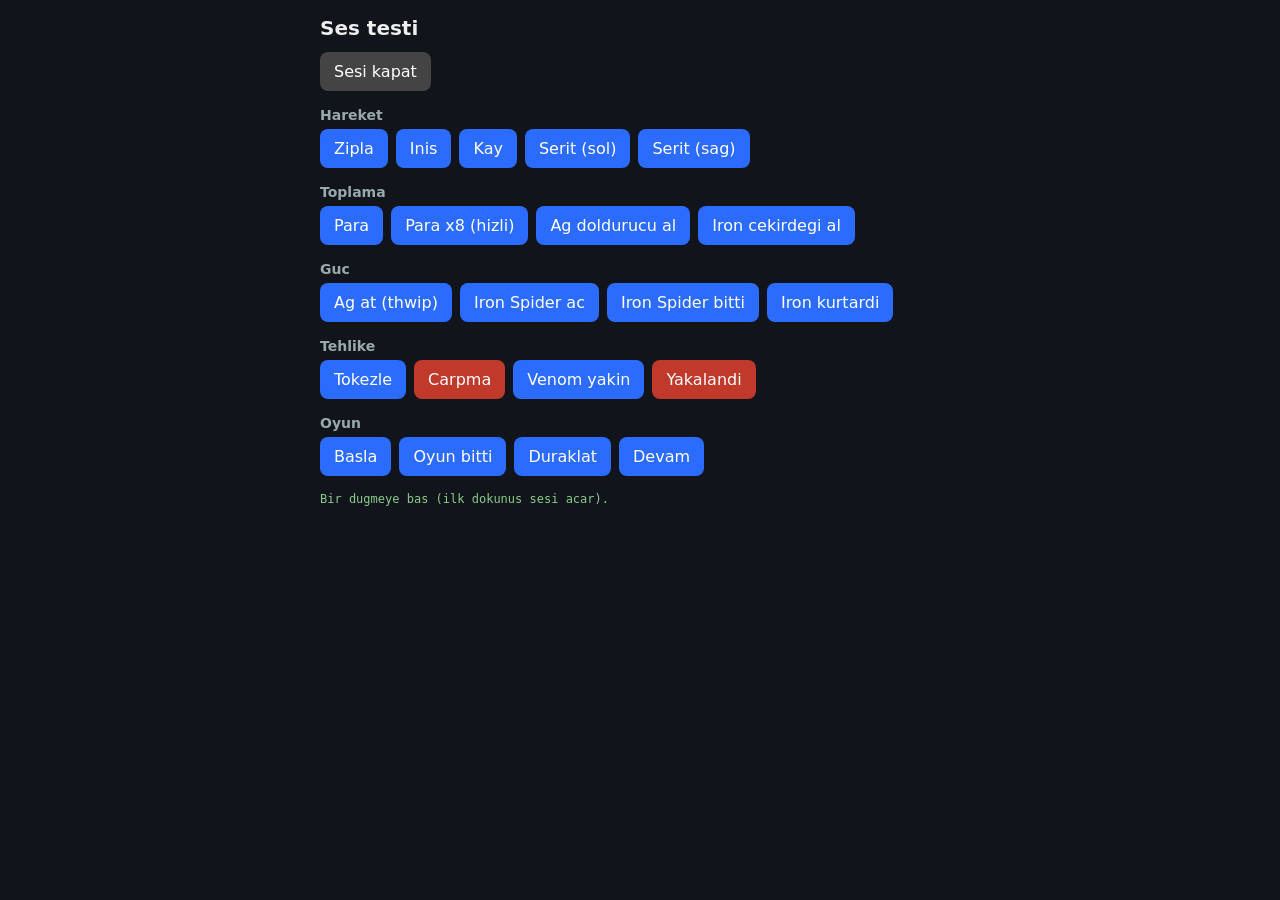
<file: audio-test.html>
<!doctype html>
<html lang="tr">
<head>
<meta charset="utf-8">
<meta name="viewport" content="width=device-width, initial-scale=1">
<title>Ses testi</title>
<style>
  body { font-family: system-ui, sans-serif; background: #12141c; color: #eee; margin: 0; padding: 16px; max-width: 640px; margin-inline: auto; }
  h1 { font-size: 20px; margin: 0 0 12px; }
  .row { display: flex; flex-wrap: wrap; gap: 8px; margin-bottom: 16px; }
  button { font: inherit; padding: 10px 14px; border: 0; border-radius: 8px; background: #2b6cff; color: #fff; cursor: pointer; }
  button:active { transform: scale(.96); }
  button.alt { background: #c0392b; }
  button.mute { background: #444; }
  h2 { font-size: 14px; color: #9aa; margin: 14px 0 6px; font-weight: 600; }
  #log { font: 12px monospace; color: #8c8; min-height: 1.4em; }
  #note { font-size: 12px; color: #fc6; }
</style>
<!-- src/events.js henuz yoksa (sadece bu test sayfasi icin) kucuk bir EventTarget taklidi kullan -->
<script>
(function () {
  var missing = false;
  try {
    var x = new XMLHttpRequest();
    x.open('HEAD', 'src/events.js', false);
    x.send();
    missing = x.status === 404;
  } catch (e) { missing = true; }
  if (!missing) return;
  window.__eventsStub = true;
  var code = 'export const events = new EventTarget(); export function emit(n, d) { events.dispatchEvent(new CustomEvent(n, { detail: d })); }';
  var s = document.createElement('script');
  s.type = 'importmap';
  s.textContent = JSON.stringify({ imports: { [new URL('src/events.js', location.href).href]: 'data:text/javascript,' + encodeURIComponent(code) } });
  document.head.appendChild(s);
})();
</script>
</head>
<body>
<h1>Ses testi</h1>
<div class="row"><button id="mute" class="mute">Sesi kapat</button></div>
<div id="note"></div>
<div id="groups"></div>
<div id="log">Bir dugmeye bas (ilk dokunus sesi acar).</div>

<script type="module">
import { events } from './src/events.js';
import { isSfxOn, setSfxOn } from './src/audio.js';

const groups = [
  ['Hareket', [
    ['Zipla', 'jump'], ['Inis', 'land'], ['Kay', 'slide'],
    ['Serit (sol)', 'lane', { dir: -1 }], ['Serit (sag)', 'lane', { dir: 1 }],
  ]],
  ['Toplama', [
    ['Para', 'coin', { position: {} }],
    ['Para x8 (hizli)', '__coins'],
    ['Ag doldurucu al', 'pickup', { type: 'web' }],
    ['Iron cekirdegi al', 'pickup', { type: 'iron' }],
  ]],
  ['Guc', [
    ['Ag at (thwip)', 'web', { from: {}, to: {} }],
    ['Iron Spider ac', 'ironOn'], ['Iron Spider bitti', 'ironOff'],
    ['Iron kurtardi', 'ironSave', { positions: [] }],
  ]],
  ['Tehlike', [
    ['Tokezle', 'stumble'], ['Carpma', 'crash', { position: {} }],
    ['Venom yakin', 'venomNear'], ['Yakalandi', 'caught'],
  ]],
  ['Oyun', [
    ['Basla', 'start'], ['Oyun bitti', 'gameover', { score: 0, coins: 0, distance: 0 }],
    ['Duraklat', 'pause'], ['Devam', 'resume'],
  ]],
];

const log = document.getElementById('log');
const root = document.getElementById('groups');
if (window.__eventsStub) {
  document.getElementById('note').textContent = 'Not: src/events.js bulunamadi, sayfa ici EventTarget taklidi kullaniliyor.';
}

function fire(name, detail) {
  events.dispatchEvent(new CustomEvent(name, { detail }));
  log.textContent = 'olay: ' + name + (detail && detail.type ? ' (' + detail.type + ')' : '');
}

for (const [title, items] of groups) {
  const h = document.createElement('h2');
  h.textContent = title;
  const row = document.createElement('div');
  row.className = 'row';
  for (const [label, name, detail] of items) {
    const b = document.createElement('button');
    b.textContent = label;
    if (name === 'crash' || name === 'caught') b.className = 'alt';
    b.addEventListener('click', () => {
      if (name === '__coins') {
        for (let i = 0; i < 8; i++) setTimeout(() => fire('coin', { position: {} }), i * 90);
      } else fire(name, detail);
    });
    row.appendChild(b);
  }
  root.append(h, row);
}

const muteBtn = document.getElementById('mute');
function paintMute() { muteBtn.textContent = isSfxOn() ? 'Sesi kapat' : 'Sesi ac'; }
muteBtn.addEventListener('click', () => { setSfxOn(!isSfxOn()); paintMute(); });
paintMute();
</script>
</body>
</html>
</file>
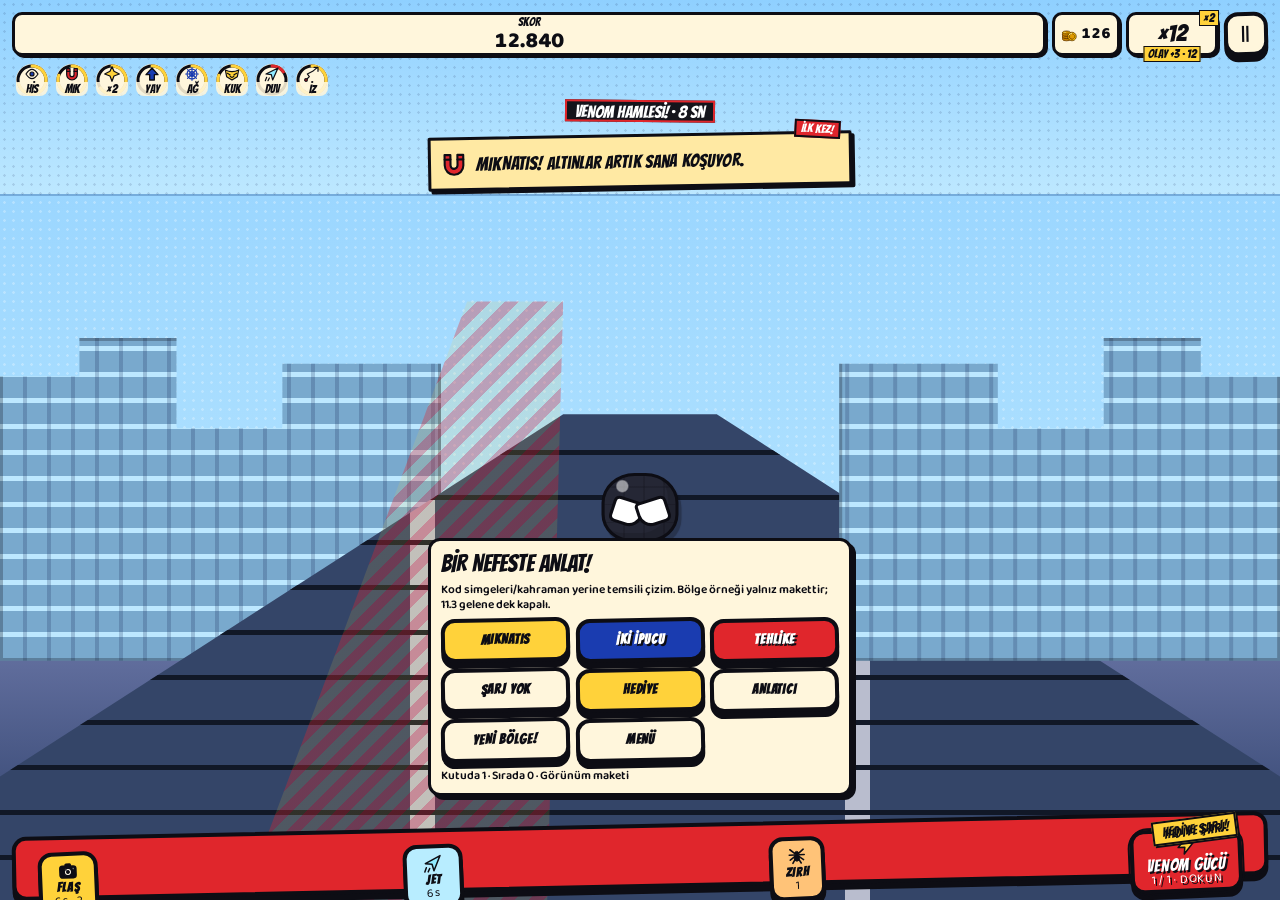
<file: tasarim/proto/11-2-anlati-kutusu.html>
<!doctype html><html lang="tr"><head><meta charset="utf-8"><meta name="viewport" content="width=device-width,initial-scale=1,viewport-fit=cover"><meta name="theme-color" content="#8fd0ff"><title>Anlatıcı sahnede · Örümcek Koşusu</title><link rel="preconnect" href="https://fonts.googleapis.com"><link rel="preconnect" href="https://fonts.gstatic.com" crossorigin><link rel="stylesheet" href="https://fonts.googleapis.com/css2?family=Bangers&family=Baloo+2:wght@600;800&display=swap"><link rel="stylesheet" href="../../ui.css"><link rel="stylesheet" href="11-2-proto.css"><script defer src="11-2-proto.js"></script></head><body><main id="ui" class="prototype" data-demo="caption"><svg class="icon-defs" aria-hidden="true">
      <defs>
        <symbol id="i-web" viewBox="0 0 24 24"><g fill="none" stroke="currentColor" stroke-width="1.7" stroke-linecap="round"><path d="M12 2.5V21.5M2.5 12H21.5M5.3 5.3L18.7 18.7M18.7 5.3L5.3 18.7"/><circle cx="12" cy="12" r="3.6"/><circle cx="12" cy="12" r="7.4"/></g></symbol>
        <symbol id="i-spider" viewBox="0 0 24 24"><g fill="none" stroke="currentColor" stroke-width="1.9" stroke-linecap="round" stroke-linejoin="round"><path d="M9.5 9L4 4.5M9.5 11L3 11M9.5 13L4 17M10.5 15L7 21M14.5 9L20 4.5M14.5 11L21 11M14.5 13L20 17M13.5 15L17 21"/></g><ellipse cx="12" cy="9" rx="2.4" ry="2.2" fill="currentColor"/><ellipse cx="12" cy="14.6" rx="3.2" ry="4" fill="currentColor"/></symbol>
        <symbol id="i-arrow" viewBox="0 0 24 24"><path d="M12 3L21 13H15.5V21H8.5V13H3Z" fill="currentColor" stroke="#0d0d14" stroke-width="2" stroke-linejoin="round"/></symbol>
        <symbol id="i-camera" viewBox="0 0 24 24"><rect x="8.8" y="3.6" width="6.4" height="3" rx="1.1" fill="currentColor" stroke="#0d0d14" stroke-width="1.6"/><rect x="2.4" y="6.2" width="19.2" height="14" rx="3.2" fill="currentColor" stroke="#0d0d14" stroke-width="1.9"/><circle cx="12" cy="13.2" r="4.5" fill="#fdf7e6" stroke="#0d0d14" stroke-width="1.7"/><circle cx="12" cy="13.2" r="1.9" fill="#0d0d14"/><circle cx="10.3" cy="11.5" r="0.9" fill="#ffffff"/><circle cx="18.4" cy="9.3" r="1" fill="#fdf7e6" stroke="#0d0d14" stroke-width="0.9"/></symbol>
      <symbol id="i-magnet" viewBox="0 0 24 24"><g stroke="#0d0d14" stroke-width="1.8" stroke-linejoin="round" stroke-linecap="round"><path d="M4 4h5v9a3 3 0 0 0 6 0V4h5v9a8 8 0 0 1-16 0Z" fill="#e0262c"/><path d="M4 8h5m6 0h5"/></g></symbol><symbol id="i-bolt" viewBox="0 0 24 24"><g stroke="#0d0d14" stroke-width="1.8" stroke-linejoin="round" stroke-linecap="round"><path d="m14 2-11 12h8l-1 8 11-13h-8Z" fill="#ffd23a"/></g></symbol><symbol id="i-sense" viewBox="0 0 24 24"><g stroke="#0d0d14" stroke-width="1.8" stroke-linejoin="round" stroke-linecap="round"><path d="M3 12q9-14 18 0-9 14-18 0Z" fill="#fff6dc"/><circle cx="12" cy="12" r="3" fill="#1a3cb0"/></g></symbol><symbol id="i-jet" viewBox="0 0 24 24"><g stroke="#0d0d14" stroke-width="1.8" stroke-linejoin="round" stroke-linecap="round"><path d="m3 12 18-9-8 18-2-8Z" fill="#8feaff"/><path d="m4 17-2 5m6-4-2 4"/></g></symbol><symbol id="i-mask" viewBox="0 0 24 24"><g stroke="#0d0d14" stroke-width="1.8" stroke-linejoin="round" stroke-linecap="round"><path d="M2 6q10 5 20 0l-2 10-8 5-8-5Z" fill="#ffd23a"/><path d="m5 11 4 2m6 0 4-2m-10 4q3 4 6 0"/></g></symbol><symbol id="i-tracer" viewBox="0 0 24 24"><g stroke="#0d0d14" stroke-width="1.8" stroke-linejoin="round" stroke-linecap="round"><path d="m3 21 5-5-3-4 8-4 7-6" fill="none"/><path d="m15 2h6v6"/><circle cx="3" cy="21" r="2" fill="#e0262c"/></g></symbol><symbol id="i-fist" viewBox="0 0 24 24"><g stroke="#0d0d14" stroke-width="1.8" stroke-linejoin="round" stroke-linecap="round"><path d="M5 21 3 11l3-1V5l4-1 3 1 4-1 4 4-2 10-6 4Z" fill="#77df59"/><path d="M10 5v7m4-7v7m4-6v6M4 12l8 3"/></g></symbol><symbol id="i-shield" viewBox="0 0 24 24"><g stroke="#0d0d14" stroke-width="1.8" stroke-linejoin="round" stroke-linecap="round"><path d="M3 3q9 4 18 0v9q-2 7-9 10-7-3-9-10Z" fill="#1a3cb0"/><path d="m12 6 2 4 4 1-3 3 1 4-4-2-4 2 1-4-3-3 4-1Z" fill="#fff6dc"/></g></symbol><symbol id="i-heart" viewBox="0 0 24 24"><g stroke="#0d0d14" stroke-width="1.8" stroke-linejoin="round" stroke-linecap="round"><path d="M12 21 3 12C-3 3 8-1 12 7c4-8 15-4 9 5Z" fill="#ff85b8"/></g></symbol><symbol id="i-bat" viewBox="0 0 24 24"><g stroke="#0d0d14" stroke-width="1.8" stroke-linejoin="round" stroke-linecap="round"><path d="m2 4 6 5 2-5 2 3 2-3 2 5 6-5-2 13-5-2-3 6-3-6-5 2Z" fill="#252735"/></g></symbol><symbol id="i-bugle" viewBox="0 0 24 24"><g stroke="#0d0d14" stroke-width="1.8" stroke-linejoin="round" stroke-linecap="round"><path d="M2 9h7l11-6v18L9 15H2Z" fill="#ffd23a"/><path d="m7 15 2 7h4l-2-7M9 9v6"/></g></symbol><symbol id="i-city" viewBox="0 0 24 24"><g stroke="#0d0d14" stroke-width="1.8" stroke-linejoin="round" stroke-linecap="round"><path d="M2 22V7h6V2h7v9h7v11Z" fill="#1a3cb0"/><path d="M5 10v2m6-7v2m0 3v2m7 3v2" stroke="#fff6dc"/></g></symbol><symbol id="i-check" viewBox="0 0 24 24"><g stroke="#0d0d14" stroke-width="1.8" stroke-linejoin="round" stroke-linecap="round"><path d="m3 12 6 7L22 4" fill="none" stroke="#1a3cb0" stroke-width="4"/></g></symbol><symbol id="i-spark" viewBox="0 0 24 24"><g stroke="#0d0d14" stroke-width="1.8" stroke-linejoin="round" stroke-linecap="round"><path d="m12 1 3 7 8 4-8 3-3 8-3-8-8-3 8-4Z" fill="#ffd23a"/></g></symbol></defs>
    </svg>

<div class="scene run-scene" aria-hidden="true"><div class="road"></div></div><div class="hazard-lane" aria-hidden="true"></div><div class="run-hero"><div class="toy" data-hero="miles" aria-hidden="true"><div class="head"></div><i class="arm"></i><i class="arm r"></i><div class="torso"><svg class="svg-ico" aria-hidden="true" style=""><use href="#i-spider"/></svg></div><i class="leg"></i><i class="leg r"></i></div></div><header class="hud-band"><div class="hud-score-row"><div class="score-cell score"><small>SKOR</small><strong>12.840</strong></div><div class="score-cell coin"><i class="coin-ico" aria-hidden="true"></i><strong>126</strong></div><div class="score-cell mult"><strong>×12</strong><span class="bugle-tag">×2</span><span class="event-tag">OLAY +3 · 12</span></div><button type="button" class="btn hud-pause" aria-label="Duraklat" data-pause-demo>Ⅱ</button></div><div class="powers" aria-label="Aktif güçler"><div class="power" style="--p:0.7" role="img" aria-label="Örümcek Hissi, 7 saniye"><svg class="ring" viewBox="0 0 32 32" aria-hidden="true"><circle cx="16" cy="16" r="14"/><circle class="arc" cx="16" cy="16" r="14"/></svg><span class="glyph" aria-hidden="true"><svg class="svg-ico" aria-hidden="true"><use href="#i-sense"/></svg></span><small aria-hidden="true">HİS</small></div><div class="power" style="--p:0.8" role="img" aria-label="Mıknatıs, 8 saniye"><svg class="ring" viewBox="0 0 32 32" aria-hidden="true"><circle cx="16" cy="16" r="14"/><circle class="arc" cx="16" cy="16" r="14"/></svg><span class="glyph" aria-hidden="true"><svg class="svg-ico" aria-hidden="true"><use href="#i-magnet"/></svg></span><small aria-hidden="true">MIK</small></div><div class="power" style="--p:0.65" role="img" aria-label="Bugle Manşeti, 6 saniye"><svg class="ring" viewBox="0 0 32 32" aria-hidden="true"><circle cx="16" cy="16" r="14"/><circle class="arc" cx="16" cy="16" r="14"/></svg><span class="glyph" aria-hidden="true"><svg class="svg-ico" aria-hidden="true"><use href="#i-spark"/></svg></span><small aria-hidden="true">×2</small></div><div class="power" style="--p:0.5" role="img" aria-label="Örümcek Yayı, 5 saniye"><svg class="ring" viewBox="0 0 32 32" aria-hidden="true"><circle cx="16" cy="16" r="14"/><circle class="arc" cx="16" cy="16" r="14"/></svg><span class="glyph" aria-hidden="true"><svg class="svg-ico" aria-hidden="true"><use href="#i-arrow"/></svg></span><small aria-hidden="true">YAY</small></div><div class="power" style="--p:0.4" role="img" aria-label="Ağ Salınışı, 4 saniye"><svg class="ring" viewBox="0 0 32 32" aria-hidden="true"><circle cx="16" cy="16" r="14"/><circle class="arc" cx="16" cy="16" r="14"/></svg><span class="glyph" aria-hidden="true"><svg class="svg-ico" aria-hidden="true"><use href="#i-web"/></svg></span><small aria-hidden="true">AĞ</small></div><div class="power" style="--p:0.8" role="img" aria-label="Ağ Kuklası, 8 saniye"><svg class="ring" viewBox="0 0 32 32" aria-hidden="true"><circle cx="16" cy="16" r="14"/><circle class="arc" cx="16" cy="16" r="14"/></svg><span class="glyph" aria-hidden="true"><svg class="svg-ico" aria-hidden="true"><use href="#i-mask"/></svg></span><small aria-hidden="true">KUK</small></div><div class="power low" style="--p:0.15" role="img" aria-label="Duvar Koşusu, 2 saniye"><svg class="ring" viewBox="0 0 32 32" aria-hidden="true"><circle cx="16" cy="16" r="14"/><circle class="arc" cx="16" cy="16" r="14"/></svg><span class="glyph" aria-hidden="true"><svg class="svg-ico" aria-hidden="true"><use href="#i-jet"/></svg></span><small aria-hidden="true">DUV</small></div><div class="power" style="--p:0.7" id="fixture-tracer" role="img" aria-label="Örümcek İzi, 7 saniye"><svg class="ring" viewBox="0 0 32 32" aria-hidden="true"><circle cx="16" cy="16" r="14"/><circle class="arc" cx="16" cy="16" r="14"/></svg><span class="glyph" aria-hidden="true"><svg class="svg-ico" aria-hidden="true"><use href="#i-tracer"/></svg></span><small aria-hidden="true">İZ</small></div><div class="power" style="--p:0.6" id="fixture-event" hidden role="img" aria-label="Olay bonusu 6 sn"><span class="glyph" aria-hidden="true"><svg class="svg-ico" aria-hidden="true"><use href="#i-spark"/></svg></span><small>OLAY</small></div><div class="power" style="--p:0.6" id="fixture-overflow" hidden role="img" aria-label="+2, süre örneği"><svg class="ring" viewBox="0 0 32 32" aria-hidden="true"><circle cx="16" cy="16" r="14"/><circle class="arc" cx="16" cy="16" r="14"/></svg><span class="glyph" aria-hidden="true"><svg class="svg-ico" aria-hidden="true"><use href="#i-spark"/></svg></span><small aria-hidden="true">+2</small></div></div><div class="event-warning" role="status">VENOM HAMLESİ! · 8 sn</div><aside class="caption" role="status" aria-live="polite" aria-atomic="true"><span class="caption-tab">İLK KEZ!</span><span class="caption-icon" aria-hidden="true"><svg class="svg-ico" aria-hidden="true"><use href="#i-magnet"/></svg></span><div class="caption-copy"><b>MIKNATIS! </b><span>Altınlar artık sana koşuyor.</span></div></aside></header><div class="btn action-dock" aria-label="Koşu güçleri"><button type="button" class="btn dock-btn dock-flash" aria-label="Flaş, 6 saniye, 2 kullanım"><svg class="svg-ico" aria-hidden="true" style=""><use href="#i-camera"/></svg><b>FLAŞ</b><small>6s · 2</small></button><button type="button" class="btn dock-btn dock-jet" aria-label="Jet, 6 saniye"><span class="glyph"><svg class="svg-ico" aria-hidden="true"><use href="#i-jet"/></svg></span><b>JET</b><small>6s</small></button><button type="button" class="btn dock-btn dock-iron" aria-label="Zırh, 1 çekirdek"><svg class="svg-ico" aria-hidden="true" style=""><use href="#i-spider"/></svg><b>ZIRH</b><small>1</small></button><button type="button" class="btn dock-btn ability ready" aria-label="Venom patlaması, 1 şarj. Kullan."><span class="gift-sticker sticker">HEDİYE ŞARJ!</span><svg class="active-clock" viewBox="0 0 42 42" aria-hidden="true"><circle cx="21" cy="21" r="18"/><circle class="arc" cx="21" cy="21" r="18"/></svg><span class="glyph"><svg class="svg-ico" aria-hidden="true"><use href="#i-bolt"/></svg></span><b>VENOM GÜCÜ</b><small class="ability-count">1 / 1 · DOKUN</small><span class="state-stamp">ŞARJ YOK</span></button></div><div class="veil" id="pause-veil" hidden style="align-items:center"><section class="paper pause-fixture" role="dialog" aria-modal="true" aria-labelledby="pause-title"><h2 id="pause-title">DURAKLATILDI</h2><button type="button" class="btn action resume-action" data-resume-demo>DEVAM</button><button type="button" class="btn action blue" data-nav="11-2-hud.html">YENİDEN BAŞLA</button><button type="button" class="btn action cream" data-nav="11-2-menu.html">ANA MENÜ</button><div class="pair sound"><button type="button" class="btn action yellow" data-toggle-sound="MÜZİK" aria-pressed="true">MÜZİK: AÇIK</button><button type="button" class="btn action yellow" data-toggle-sound="EFEKT" aria-pressed="true">EFEKT: AÇIK</button></div><p class="tiny" id="pause-powers" style="grid-column:1/-1">Aktif güçler: His 7 sn, Mıknatıs 8 sn, Manşet 6 sn, Yay 5 sn, Salınış 4 sn, Kukla 8 sn, Duvar 2 sn, İz 7 sn.</p></section></div><section class="demo-tray" aria-label="Anlatı kutusu örnekleri"><h1 style="font-size:24px">BİR NEFESTE ANLAT!</h1><p>Kod simgeleri/kahraman yerine temsili çizim. Bölge örneği yalnız makettir; 11.3 gelene dek kapalı.</p><div class="demo-options"><button type="button" class="btn action yellow" data-caption-demo="magnet">MIKNATIS</button><button type="button" class="btn action blue" data-caption-demo="queue">İKİ İPUCU</button><button type="button" class="btn action" data-caption-demo="safety">TEHLİKE</button><button type="button" class="btn action cream" data-pill-state="empty">ŞARJ YOK</button><button type="button" class="btn action yellow" data-pill-state="ready">HEDİYE</button><button type="button" class="btn action cream" data-caption-demo="narrator">ANLATICI</button><button type="button" class="btn action cream" data-caption-demo="district">YENİ BÖLGE!</button><button type="button" class="btn action cream" data-nav="11-2-menu.html">MENÜ</button></div><p id="queue-status" role="status">Kutuda 1 · Sırada 0 · Görünüm maketi</p></section>
</main></body></html>
</file>
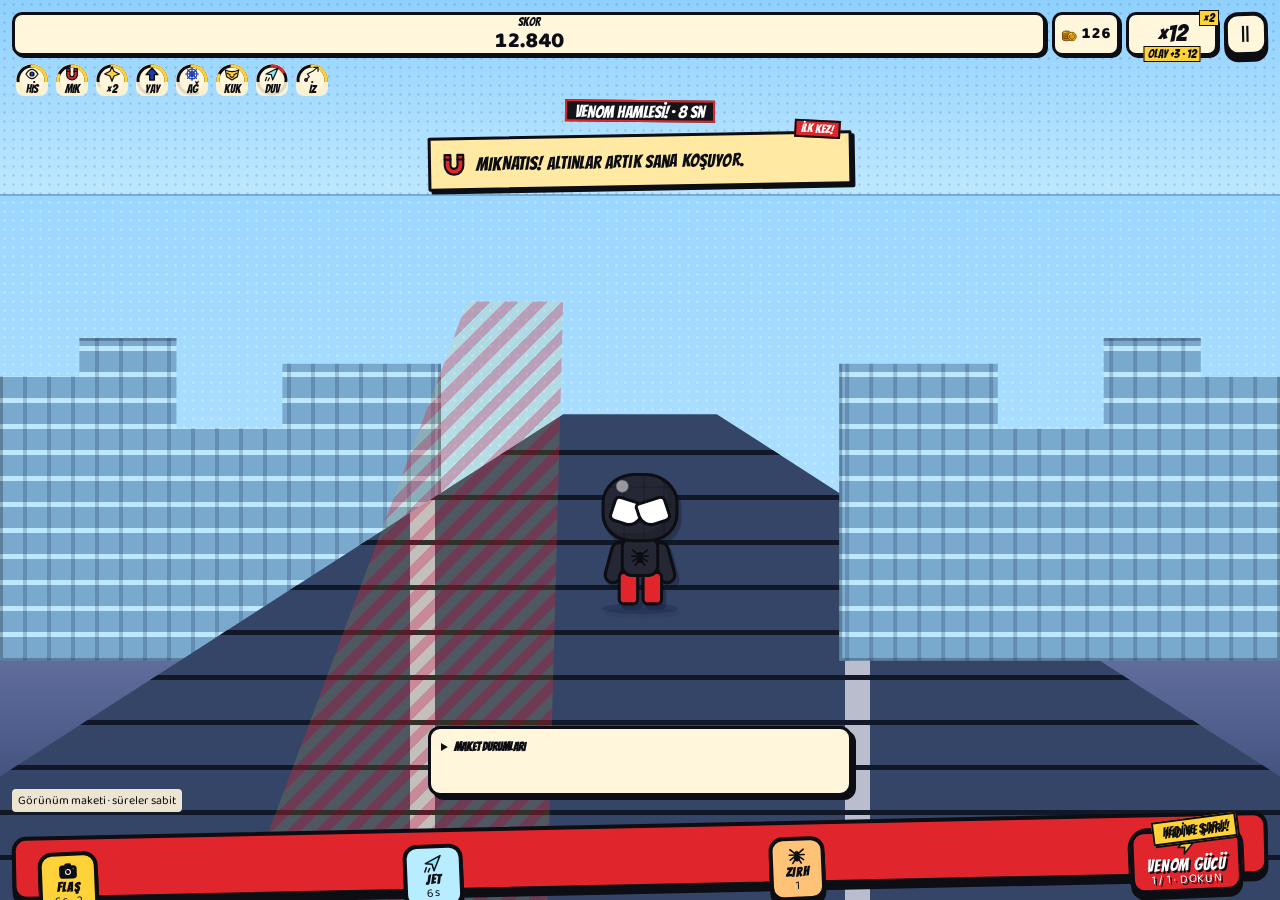
<file: tasarim/proto/11-2-hud.html>
<!doctype html><html lang="tr"><head><meta charset="utf-8"><meta name="viewport" content="width=device-width,initial-scale=1,viewport-fit=cover"><meta name="theme-color" content="#8fd0ff"><title>Koşu ekranı · Örümcek Koşusu</title><link rel="preconnect" href="https://fonts.googleapis.com"><link rel="preconnect" href="https://fonts.gstatic.com" crossorigin><link rel="stylesheet" href="https://fonts.googleapis.com/css2?family=Bangers&family=Baloo+2:wght@600;800&display=swap"><link rel="stylesheet" href="../../ui.css"><link rel="stylesheet" href="11-2-proto.css"><script defer src="11-2-proto.js"></script></head><body><main id="ui" class="prototype" data-demo="hud"><svg class="icon-defs" aria-hidden="true">
      <defs>
        <symbol id="i-web" viewBox="0 0 24 24"><g fill="none" stroke="currentColor" stroke-width="1.7" stroke-linecap="round"><path d="M12 2.5V21.5M2.5 12H21.5M5.3 5.3L18.7 18.7M18.7 5.3L5.3 18.7"/><circle cx="12" cy="12" r="3.6"/><circle cx="12" cy="12" r="7.4"/></g></symbol>
        <symbol id="i-spider" viewBox="0 0 24 24"><g fill="none" stroke="currentColor" stroke-width="1.9" stroke-linecap="round" stroke-linejoin="round"><path d="M9.5 9L4 4.5M9.5 11L3 11M9.5 13L4 17M10.5 15L7 21M14.5 9L20 4.5M14.5 11L21 11M14.5 13L20 17M13.5 15L17 21"/></g><ellipse cx="12" cy="9" rx="2.4" ry="2.2" fill="currentColor"/><ellipse cx="12" cy="14.6" rx="3.2" ry="4" fill="currentColor"/></symbol>
        <symbol id="i-arrow" viewBox="0 0 24 24"><path d="M12 3L21 13H15.5V21H8.5V13H3Z" fill="currentColor" stroke="#0d0d14" stroke-width="2" stroke-linejoin="round"/></symbol>
        <symbol id="i-camera" viewBox="0 0 24 24"><rect x="8.8" y="3.6" width="6.4" height="3" rx="1.1" fill="currentColor" stroke="#0d0d14" stroke-width="1.6"/><rect x="2.4" y="6.2" width="19.2" height="14" rx="3.2" fill="currentColor" stroke="#0d0d14" stroke-width="1.9"/><circle cx="12" cy="13.2" r="4.5" fill="#fdf7e6" stroke="#0d0d14" stroke-width="1.7"/><circle cx="12" cy="13.2" r="1.9" fill="#0d0d14"/><circle cx="10.3" cy="11.5" r="0.9" fill="#ffffff"/><circle cx="18.4" cy="9.3" r="1" fill="#fdf7e6" stroke="#0d0d14" stroke-width="0.9"/></symbol>
      <symbol id="i-magnet" viewBox="0 0 24 24"><g stroke="#0d0d14" stroke-width="1.8" stroke-linejoin="round" stroke-linecap="round"><path d="M4 4h5v9a3 3 0 0 0 6 0V4h5v9a8 8 0 0 1-16 0Z" fill="#e0262c"/><path d="M4 8h5m6 0h5"/></g></symbol><symbol id="i-bolt" viewBox="0 0 24 24"><g stroke="#0d0d14" stroke-width="1.8" stroke-linejoin="round" stroke-linecap="round"><path d="m14 2-11 12h8l-1 8 11-13h-8Z" fill="#ffd23a"/></g></symbol><symbol id="i-sense" viewBox="0 0 24 24"><g stroke="#0d0d14" stroke-width="1.8" stroke-linejoin="round" stroke-linecap="round"><path d="M3 12q9-14 18 0-9 14-18 0Z" fill="#fff6dc"/><circle cx="12" cy="12" r="3" fill="#1a3cb0"/></g></symbol><symbol id="i-jet" viewBox="0 0 24 24"><g stroke="#0d0d14" stroke-width="1.8" stroke-linejoin="round" stroke-linecap="round"><path d="m3 12 18-9-8 18-2-8Z" fill="#8feaff"/><path d="m4 17-2 5m6-4-2 4"/></g></symbol><symbol id="i-mask" viewBox="0 0 24 24"><g stroke="#0d0d14" stroke-width="1.8" stroke-linejoin="round" stroke-linecap="round"><path d="M2 6q10 5 20 0l-2 10-8 5-8-5Z" fill="#ffd23a"/><path d="m5 11 4 2m6 0 4-2m-10 4q3 4 6 0"/></g></symbol><symbol id="i-tracer" viewBox="0 0 24 24"><g stroke="#0d0d14" stroke-width="1.8" stroke-linejoin="round" stroke-linecap="round"><path d="m3 21 5-5-3-4 8-4 7-6" fill="none"/><path d="m15 2h6v6"/><circle cx="3" cy="21" r="2" fill="#e0262c"/></g></symbol><symbol id="i-fist" viewBox="0 0 24 24"><g stroke="#0d0d14" stroke-width="1.8" stroke-linejoin="round" stroke-linecap="round"><path d="M5 21 3 11l3-1V5l4-1 3 1 4-1 4 4-2 10-6 4Z" fill="#77df59"/><path d="M10 5v7m4-7v7m4-6v6M4 12l8 3"/></g></symbol><symbol id="i-shield" viewBox="0 0 24 24"><g stroke="#0d0d14" stroke-width="1.8" stroke-linejoin="round" stroke-linecap="round"><path d="M3 3q9 4 18 0v9q-2 7-9 10-7-3-9-10Z" fill="#1a3cb0"/><path d="m12 6 2 4 4 1-3 3 1 4-4-2-4 2 1-4-3-3 4-1Z" fill="#fff6dc"/></g></symbol><symbol id="i-heart" viewBox="0 0 24 24"><g stroke="#0d0d14" stroke-width="1.8" stroke-linejoin="round" stroke-linecap="round"><path d="M12 21 3 12C-3 3 8-1 12 7c4-8 15-4 9 5Z" fill="#ff85b8"/></g></symbol><symbol id="i-bat" viewBox="0 0 24 24"><g stroke="#0d0d14" stroke-width="1.8" stroke-linejoin="round" stroke-linecap="round"><path d="m2 4 6 5 2-5 2 3 2-3 2 5 6-5-2 13-5-2-3 6-3-6-5 2Z" fill="#252735"/></g></symbol><symbol id="i-bugle" viewBox="0 0 24 24"><g stroke="#0d0d14" stroke-width="1.8" stroke-linejoin="round" stroke-linecap="round"><path d="M2 9h7l11-6v18L9 15H2Z" fill="#ffd23a"/><path d="m7 15 2 7h4l-2-7M9 9v6"/></g></symbol><symbol id="i-city" viewBox="0 0 24 24"><g stroke="#0d0d14" stroke-width="1.8" stroke-linejoin="round" stroke-linecap="round"><path d="M2 22V7h6V2h7v9h7v11Z" fill="#1a3cb0"/><path d="M5 10v2m6-7v2m0 3v2m7 3v2" stroke="#fff6dc"/></g></symbol><symbol id="i-check" viewBox="0 0 24 24"><g stroke="#0d0d14" stroke-width="1.8" stroke-linejoin="round" stroke-linecap="round"><path d="m3 12 6 7L22 4" fill="none" stroke="#1a3cb0" stroke-width="4"/></g></symbol><symbol id="i-spark" viewBox="0 0 24 24"><g stroke="#0d0d14" stroke-width="1.8" stroke-linejoin="round" stroke-linecap="round"><path d="m12 1 3 7 8 4-8 3-3 8-3-8-8-3 8-4Z" fill="#ffd23a"/></g></symbol></defs>
    </svg>

<div class="scene run-scene" aria-hidden="true"><div class="road"></div></div><div class="hazard-lane" aria-hidden="true"></div><div class="run-hero"><div class="toy" data-hero="miles" aria-hidden="true"><div class="head"></div><i class="arm"></i><i class="arm r"></i><div class="torso"><svg class="svg-ico" aria-hidden="true" style=""><use href="#i-spider"/></svg></div><i class="leg"></i><i class="leg r"></i></div></div><header class="hud-band"><div class="hud-score-row"><div class="score-cell score"><small>SKOR</small><strong>12.840</strong></div><div class="score-cell coin"><i class="coin-ico" aria-hidden="true"></i><strong>126</strong></div><div class="score-cell mult"><strong>×12</strong><span class="bugle-tag">×2</span><span class="event-tag">OLAY +3 · 12</span></div><button type="button" class="btn hud-pause" aria-label="Duraklat" data-pause-demo>Ⅱ</button></div><div class="powers" aria-label="Aktif güçler"><div class="power" style="--p:0.7" role="img" aria-label="Örümcek Hissi, 7 saniye"><svg class="ring" viewBox="0 0 32 32" aria-hidden="true"><circle cx="16" cy="16" r="14"/><circle class="arc" cx="16" cy="16" r="14"/></svg><span class="glyph" aria-hidden="true"><svg class="svg-ico" aria-hidden="true"><use href="#i-sense"/></svg></span><small aria-hidden="true">HİS</small></div><div class="power" style="--p:0.8" role="img" aria-label="Mıknatıs, 8 saniye"><svg class="ring" viewBox="0 0 32 32" aria-hidden="true"><circle cx="16" cy="16" r="14"/><circle class="arc" cx="16" cy="16" r="14"/></svg><span class="glyph" aria-hidden="true"><svg class="svg-ico" aria-hidden="true"><use href="#i-magnet"/></svg></span><small aria-hidden="true">MIK</small></div><div class="power" style="--p:0.65" role="img" aria-label="Bugle Manşeti, 6 saniye"><svg class="ring" viewBox="0 0 32 32" aria-hidden="true"><circle cx="16" cy="16" r="14"/><circle class="arc" cx="16" cy="16" r="14"/></svg><span class="glyph" aria-hidden="true"><svg class="svg-ico" aria-hidden="true"><use href="#i-spark"/></svg></span><small aria-hidden="true">×2</small></div><div class="power" style="--p:0.5" role="img" aria-label="Örümcek Yayı, 5 saniye"><svg class="ring" viewBox="0 0 32 32" aria-hidden="true"><circle cx="16" cy="16" r="14"/><circle class="arc" cx="16" cy="16" r="14"/></svg><span class="glyph" aria-hidden="true"><svg class="svg-ico" aria-hidden="true"><use href="#i-arrow"/></svg></span><small aria-hidden="true">YAY</small></div><div class="power" style="--p:0.4" role="img" aria-label="Ağ Salınışı, 4 saniye"><svg class="ring" viewBox="0 0 32 32" aria-hidden="true"><circle cx="16" cy="16" r="14"/><circle class="arc" cx="16" cy="16" r="14"/></svg><span class="glyph" aria-hidden="true"><svg class="svg-ico" aria-hidden="true"><use href="#i-web"/></svg></span><small aria-hidden="true">AĞ</small></div><div class="power" style="--p:0.8" role="img" aria-label="Ağ Kuklası, 8 saniye"><svg class="ring" viewBox="0 0 32 32" aria-hidden="true"><circle cx="16" cy="16" r="14"/><circle class="arc" cx="16" cy="16" r="14"/></svg><span class="glyph" aria-hidden="true"><svg class="svg-ico" aria-hidden="true"><use href="#i-mask"/></svg></span><small aria-hidden="true">KUK</small></div><div class="power low" style="--p:0.15" role="img" aria-label="Duvar Koşusu, 2 saniye"><svg class="ring" viewBox="0 0 32 32" aria-hidden="true"><circle cx="16" cy="16" r="14"/><circle class="arc" cx="16" cy="16" r="14"/></svg><span class="glyph" aria-hidden="true"><svg class="svg-ico" aria-hidden="true"><use href="#i-jet"/></svg></span><small aria-hidden="true">DUV</small></div><div class="power" style="--p:0.7" id="fixture-tracer" role="img" aria-label="Örümcek İzi, 7 saniye"><svg class="ring" viewBox="0 0 32 32" aria-hidden="true"><circle cx="16" cy="16" r="14"/><circle class="arc" cx="16" cy="16" r="14"/></svg><span class="glyph" aria-hidden="true"><svg class="svg-ico" aria-hidden="true"><use href="#i-tracer"/></svg></span><small aria-hidden="true">İZ</small></div><div class="power" style="--p:0.6" id="fixture-event" hidden role="img" aria-label="Olay bonusu 6 sn"><span class="glyph" aria-hidden="true"><svg class="svg-ico" aria-hidden="true"><use href="#i-spark"/></svg></span><small>OLAY</small></div><div class="power" style="--p:0.6" id="fixture-overflow" hidden role="img" aria-label="+2, süre örneği"><svg class="ring" viewBox="0 0 32 32" aria-hidden="true"><circle cx="16" cy="16" r="14"/><circle class="arc" cx="16" cy="16" r="14"/></svg><span class="glyph" aria-hidden="true"><svg class="svg-ico" aria-hidden="true"><use href="#i-spark"/></svg></span><small aria-hidden="true">+2</small></div></div><div class="event-warning" role="status">VENOM HAMLESİ! · 8 sn</div><aside class="caption" role="status" aria-live="polite" aria-atomic="true"><span class="caption-tab">İLK KEZ!</span><span class="caption-icon" aria-hidden="true"><svg class="svg-ico" aria-hidden="true"><use href="#i-magnet"/></svg></span><div class="caption-copy"><b>MIKNATIS! </b><span>Altınlar artık sana koşuyor.</span></div></aside></header><div class="btn action-dock" aria-label="Koşu güçleri"><button type="button" class="btn dock-btn dock-flash" aria-label="Flaş, 6 saniye, 2 kullanım"><svg class="svg-ico" aria-hidden="true" style=""><use href="#i-camera"/></svg><b>FLAŞ</b><small>6s · 2</small></button><button type="button" class="btn dock-btn dock-jet" aria-label="Jet, 6 saniye"><span class="glyph"><svg class="svg-ico" aria-hidden="true"><use href="#i-jet"/></svg></span><b>JET</b><small>6s</small></button><button type="button" class="btn dock-btn dock-iron" aria-label="Zırh, 1 çekirdek"><svg class="svg-ico" aria-hidden="true" style=""><use href="#i-spider"/></svg><b>ZIRH</b><small>1</small></button><button type="button" class="btn dock-btn ability ready" aria-label="Venom patlaması, 1 şarj. Kullan."><span class="gift-sticker sticker">HEDİYE ŞARJ!</span><svg class="active-clock" viewBox="0 0 42 42" aria-hidden="true"><circle cx="21" cy="21" r="18"/><circle class="arc" cx="21" cy="21" r="18"/></svg><span class="glyph"><svg class="svg-ico" aria-hidden="true"><use href="#i-bolt"/></svg></span><b>VENOM GÜCÜ</b><small class="ability-count">1 / 1 · DOKUN</small><span class="state-stamp">ŞARJ YOK</span></button></div><div class="veil" id="pause-veil" hidden style="align-items:center"><section class="paper pause-fixture" role="dialog" aria-modal="true" aria-labelledby="pause-title"><h2 id="pause-title">DURAKLATILDI</h2><button type="button" class="btn action resume-action" data-resume-demo>DEVAM</button><button type="button" class="btn action blue" data-nav="11-2-hud.html">YENİDEN BAŞLA</button><button type="button" class="btn action cream" data-nav="11-2-menu.html">ANA MENÜ</button><div class="pair sound"><button type="button" class="btn action yellow" data-toggle-sound="MÜZİK" aria-pressed="true">MÜZİK: AÇIK</button><button type="button" class="btn action yellow" data-toggle-sound="EFEKT" aria-pressed="true">EFEKT: AÇIK</button></div><p class="tiny" id="pause-powers" style="grid-column:1/-1">Aktif güçler: His 7 sn, Mıknatıs 8 sn, Manşet 6 sn, Yay 5 sn, Salınış 4 sn, Kukla 8 sn, Duvar 2 sn, İz 7 sn.</p></section></div><span class="demo-label">Görünüm maketi · süreler sabit</span><details class="demo-tray"><summary>MAKET DURUMLARI</summary><p>Kod simgeleri/kahraman yerine temsili çizim.</p><div class="demo-options"><button type="button" class="btn action yellow" data-pill-state="ready">HAZIR</button><button type="button" class="btn action cream" data-pill-state="empty">BOŞ</button><button type="button" class="btn action blue" data-pill-state="active">AKTİF</button><button type="button" class="btn action cream" data-pill-state="blocked">BİRAZDAN</button><button type="button" class="btn action yellow" data-overflow aria-pressed="false">9 GÜCÜ GÖR</button><button type="button" class="btn action cream" data-pill-state="costume">KOSTÜM · AĞDA</button><button type="button" class="btn action cream" data-gift-used>HEDİYE KULLANILDI</button><button type="button" class="btn action cream" data-nav="11-2-menu.html">MENÜ</button></div></details>
</main></body></html>
</file>
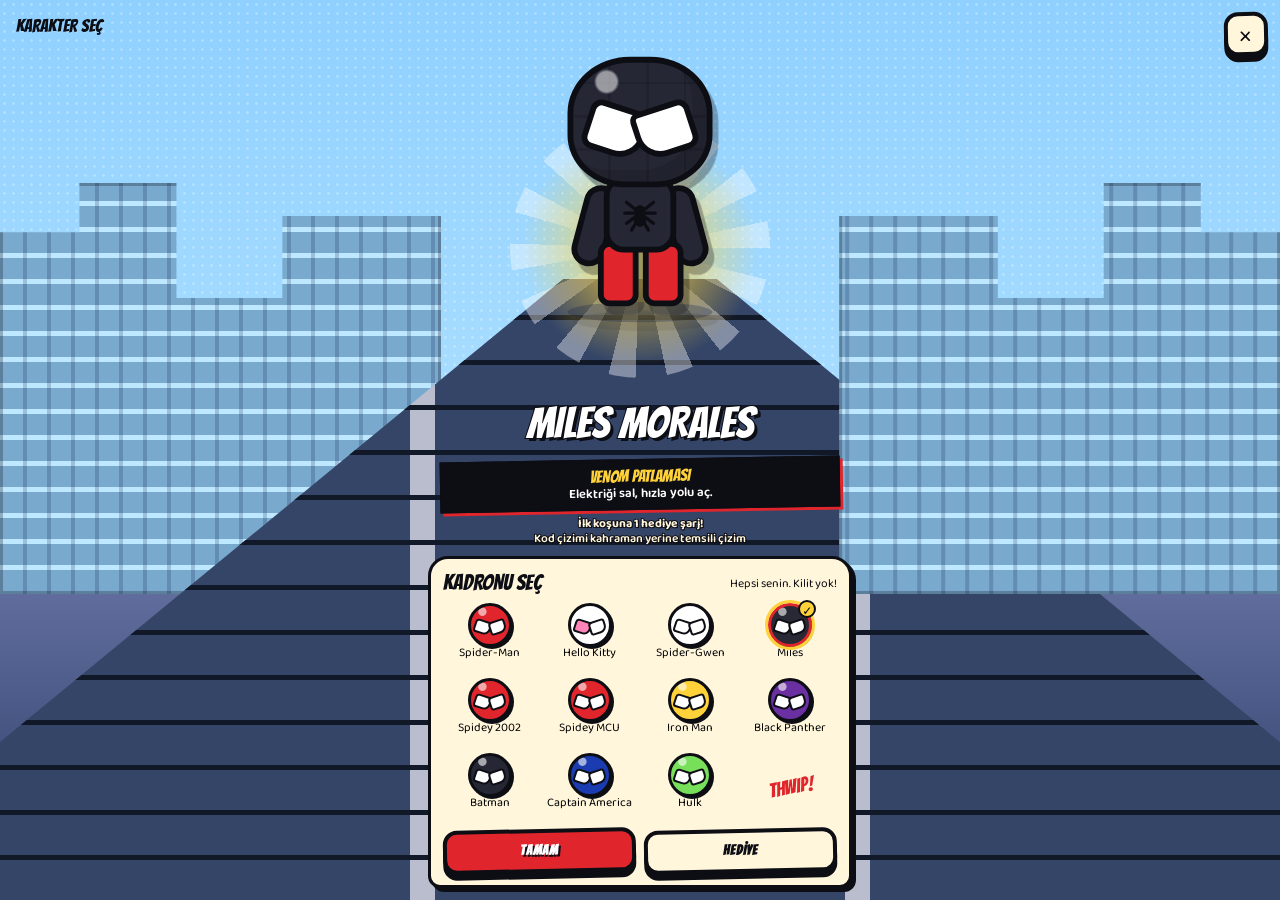
<file: tasarim/proto/11-2-karakter.html>
<!doctype html><html lang="tr"><head><meta charset="utf-8"><meta name="viewport" content="width=device-width,initial-scale=1,viewport-fit=cover"><meta name="theme-color" content="#8fd0ff"><title>Kahramanın sahnesi · Örümcek Koşusu</title><link rel="preconnect" href="https://fonts.googleapis.com"><link rel="preconnect" href="https://fonts.gstatic.com" crossorigin><link rel="stylesheet" href="https://fonts.googleapis.com/css2?family=Bangers&family=Baloo+2:wght@600;800&display=swap"><link rel="stylesheet" href="../../ui.css"><link rel="stylesheet" href="11-2-proto.css"><script defer src="11-2-proto.js"></script></head><body><main id="ui" class="prototype" data-demo="character"><svg class="icon-defs" aria-hidden="true">
      <defs>
        <symbol id="i-web" viewBox="0 0 24 24"><g fill="none" stroke="currentColor" stroke-width="1.7" stroke-linecap="round"><path d="M12 2.5V21.5M2.5 12H21.5M5.3 5.3L18.7 18.7M18.7 5.3L5.3 18.7"/><circle cx="12" cy="12" r="3.6"/><circle cx="12" cy="12" r="7.4"/></g></symbol>
        <symbol id="i-spider" viewBox="0 0 24 24"><g fill="none" stroke="currentColor" stroke-width="1.9" stroke-linecap="round" stroke-linejoin="round"><path d="M9.5 9L4 4.5M9.5 11L3 11M9.5 13L4 17M10.5 15L7 21M14.5 9L20 4.5M14.5 11L21 11M14.5 13L20 17M13.5 15L17 21"/></g><ellipse cx="12" cy="9" rx="2.4" ry="2.2" fill="currentColor"/><ellipse cx="12" cy="14.6" rx="3.2" ry="4" fill="currentColor"/></symbol>
        <symbol id="i-arrow" viewBox="0 0 24 24"><path d="M12 3L21 13H15.5V21H8.5V13H3Z" fill="currentColor" stroke="#0d0d14" stroke-width="2" stroke-linejoin="round"/></symbol>
        <symbol id="i-camera" viewBox="0 0 24 24"><rect x="8.8" y="3.6" width="6.4" height="3" rx="1.1" fill="currentColor" stroke="#0d0d14" stroke-width="1.6"/><rect x="2.4" y="6.2" width="19.2" height="14" rx="3.2" fill="currentColor" stroke="#0d0d14" stroke-width="1.9"/><circle cx="12" cy="13.2" r="4.5" fill="#fdf7e6" stroke="#0d0d14" stroke-width="1.7"/><circle cx="12" cy="13.2" r="1.9" fill="#0d0d14"/><circle cx="10.3" cy="11.5" r="0.9" fill="#ffffff"/><circle cx="18.4" cy="9.3" r="1" fill="#fdf7e6" stroke="#0d0d14" stroke-width="0.9"/></symbol>
      <symbol id="i-magnet" viewBox="0 0 24 24"><g stroke="#0d0d14" stroke-width="1.8" stroke-linejoin="round" stroke-linecap="round"><path d="M4 4h5v9a3 3 0 0 0 6 0V4h5v9a8 8 0 0 1-16 0Z" fill="#e0262c"/><path d="M4 8h5m6 0h5"/></g></symbol><symbol id="i-bolt" viewBox="0 0 24 24"><g stroke="#0d0d14" stroke-width="1.8" stroke-linejoin="round" stroke-linecap="round"><path d="m14 2-11 12h8l-1 8 11-13h-8Z" fill="#ffd23a"/></g></symbol><symbol id="i-sense" viewBox="0 0 24 24"><g stroke="#0d0d14" stroke-width="1.8" stroke-linejoin="round" stroke-linecap="round"><path d="M3 12q9-14 18 0-9 14-18 0Z" fill="#fff6dc"/><circle cx="12" cy="12" r="3" fill="#1a3cb0"/></g></symbol><symbol id="i-jet" viewBox="0 0 24 24"><g stroke="#0d0d14" stroke-width="1.8" stroke-linejoin="round" stroke-linecap="round"><path d="m3 12 18-9-8 18-2-8Z" fill="#8feaff"/><path d="m4 17-2 5m6-4-2 4"/></g></symbol><symbol id="i-mask" viewBox="0 0 24 24"><g stroke="#0d0d14" stroke-width="1.8" stroke-linejoin="round" stroke-linecap="round"><path d="M2 6q10 5 20 0l-2 10-8 5-8-5Z" fill="#ffd23a"/><path d="m5 11 4 2m6 0 4-2m-10 4q3 4 6 0"/></g></symbol><symbol id="i-tracer" viewBox="0 0 24 24"><g stroke="#0d0d14" stroke-width="1.8" stroke-linejoin="round" stroke-linecap="round"><path d="m3 21 5-5-3-4 8-4 7-6" fill="none"/><path d="m15 2h6v6"/><circle cx="3" cy="21" r="2" fill="#e0262c"/></g></symbol><symbol id="i-fist" viewBox="0 0 24 24"><g stroke="#0d0d14" stroke-width="1.8" stroke-linejoin="round" stroke-linecap="round"><path d="M5 21 3 11l3-1V5l4-1 3 1 4-1 4 4-2 10-6 4Z" fill="#77df59"/><path d="M10 5v7m4-7v7m4-6v6M4 12l8 3"/></g></symbol><symbol id="i-shield" viewBox="0 0 24 24"><g stroke="#0d0d14" stroke-width="1.8" stroke-linejoin="round" stroke-linecap="round"><path d="M3 3q9 4 18 0v9q-2 7-9 10-7-3-9-10Z" fill="#1a3cb0"/><path d="m12 6 2 4 4 1-3 3 1 4-4-2-4 2 1-4-3-3 4-1Z" fill="#fff6dc"/></g></symbol><symbol id="i-heart" viewBox="0 0 24 24"><g stroke="#0d0d14" stroke-width="1.8" stroke-linejoin="round" stroke-linecap="round"><path d="M12 21 3 12C-3 3 8-1 12 7c4-8 15-4 9 5Z" fill="#ff85b8"/></g></symbol><symbol id="i-bat" viewBox="0 0 24 24"><g stroke="#0d0d14" stroke-width="1.8" stroke-linejoin="round" stroke-linecap="round"><path d="m2 4 6 5 2-5 2 3 2-3 2 5 6-5-2 13-5-2-3 6-3-6-5 2Z" fill="#252735"/></g></symbol><symbol id="i-bugle" viewBox="0 0 24 24"><g stroke="#0d0d14" stroke-width="1.8" stroke-linejoin="round" stroke-linecap="round"><path d="M2 9h7l11-6v18L9 15H2Z" fill="#ffd23a"/><path d="m7 15 2 7h4l-2-7M9 9v6"/></g></symbol><symbol id="i-city" viewBox="0 0 24 24"><g stroke="#0d0d14" stroke-width="1.8" stroke-linejoin="round" stroke-linecap="round"><path d="M2 22V7h6V2h7v9h7v11Z" fill="#1a3cb0"/><path d="M5 10v2m6-7v2m0 3v2m7 3v2" stroke="#fff6dc"/></g></symbol><symbol id="i-check" viewBox="0 0 24 24"><g stroke="#0d0d14" stroke-width="1.8" stroke-linejoin="round" stroke-linecap="round"><path d="m3 12 6 7L22 4" fill="none" stroke="#1a3cb0" stroke-width="4"/></g></symbol><symbol id="i-spark" viewBox="0 0 24 24"><g stroke="#0d0d14" stroke-width="1.8" stroke-linejoin="round" stroke-linecap="round"><path d="m12 1 3 7 8 4-8 3-3 8-3-8-8-3 8-4Z" fill="#ffd23a"/></g></symbol></defs>
    </svg>

<div class="scene" aria-hidden="true"><div class="road"></div></div><div class="fit-screen character-layout"><section class="hero-stage" aria-label="Seçili kahraman"><span class="stage-heading">KARAKTER SEÇ</span><button type="button" class="btn close" aria-label="Ana menüye dön" data-nav="11-2-menu.html">×</button><div class="stage-burst"></div><div class="toy" data-hero="miles" aria-hidden="true"><div class="head"></div><i class="arm"></i><i class="arm r"></i><div class="torso"><svg class="svg-ico" aria-hidden="true" style=""><use href="#i-spider"/></svg></div><i class="leg"></i><i class="leg r"></i></div><div class="puff" hidden aria-hidden="true">POF!</div><h1 class="stage-name" id="stage-name" aria-live="polite">MILES MORALES</h1><div class="ribbon"><b id="stage-ability">VENOM PATLAMASI</b><span id="stage-description">Elektriği sal, hızla yolu aç.</span></div><div class="stage-note"><span class="gift-used" id="gift-used" hidden>Hediyeni kullandın · Kartuş ya da market.</span><b id="stage-gift">İlk koşuna 1 hediye şarj!</b><br>Kod çizimi kahraman yerine temsili çizim</div></section><section class="paper character-sheet"><h2 class="sheet-title">KADRONU SEÇ <small>Hepsi senin. Kilit yok!</small></h2><div class="token-grid"><button type="button" class="hero-token" data-skin="spider" data-name="SPIDER-MAN" data-ability="AĞ USTASI" data-description="Klasik kostüm, bildiğin ağ numaraları!" data-costume="true" aria-label="SPIDER-MAN" aria-pressed="false"><span class="portrait" aria-hidden="true"><i>✓</i></span><span>Spider-Man</span></button>
<button type="button" class="hero-token" data-skin="kitty" data-name="HELLO KITTY" data-ability="UÇAN KALP" data-description="Kalbinle yüksel, engelleri geride bırak." aria-label="HELLO KITTY" aria-pressed="false"><span class="portrait" aria-hidden="true"><i>✓</i></span><span>Hello Kitty</span></button>
<button type="button" class="hero-token" data-skin="gwen" data-name="SPIDER-GWEN" data-ability="AYNI AĞ, BAŞKA TARZ" data-description="Kostüm değişir, ağ keyfi değişmez!" data-costume="true" aria-label="SPIDER-GWEN" aria-pressed="false"><span class="portrait" aria-hidden="true"><i>✓</i></span><span>Spider-Gwen</span></button>
<button type="button" class="hero-token" data-skin="miles" data-name="MILES MORALES" data-ability="VENOM PATLAMASI" data-description="Elektriği sal, hızla yolu aç." aria-label="MILES MORALES" aria-pressed="true"><span class="portrait" aria-hidden="true"><i>✓</i></span><span>Miles</span></button>
<button type="button" class="hero-token" data-skin="raimi" data-name="SPIDER-MAN 2002" data-ability="MANCINIK AĞ" data-description="Ağı ger, tek hamlede ileri fırla." aria-label="SPIDER-MAN 2002" aria-pressed="false"><span class="portrait" aria-hidden="true"><i>✓</i></span><span>Spidey 2002</span></button>
<button type="button" class="hero-token" data-skin="mcu" data-name="SPIDER-MAN MCU" data-ability="MAHALLE MODASI" data-description="Özel güç yok; ortak ağın havası yeter!" data-costume="true" aria-label="SPIDER-MAN MCU" aria-pressed="false"><span class="portrait" aria-hidden="true"><i>✓</i></span><span>Spidey MCU</span></button>
<button type="button" class="hero-token" data-skin="ironman" data-name="IRON MAN" data-ability="TEK IŞIN" data-description="Göğüs ışınıyla önündeki yolu temizle." aria-label="IRON MAN" aria-pressed="false"><span class="portrait" aria-hidden="true"><i>✓</i></span><span>Iron Man</span></button>
<button type="button" class="hero-token" data-skin="panther" data-name="BLACK PANTHER" data-ability="VİBRANYUM ŞOKU" data-description="Biriken enerjiyi sal, yolu aç." aria-label="BLACK PANTHER" aria-pressed="false"><span class="portrait" aria-hidden="true"><i>✓</i></span><span>Black Panther</span></button>
<button type="button" class="hero-token" data-skin="batman" data-name="BATMAN" data-ability="GECE PELERİNİ" data-description="Pelerini aç, karanlığın içinden süzül." aria-label="BATMAN" aria-pressed="false"><span class="portrait" aria-hidden="true"><i>✓</i></span><span>Batman</span></button>
<button type="button" class="hero-token" data-skin="cap" data-name="CAPTAIN AMERICA" data-ability="KALKAN SÖRFÜ" data-description="Kalkanla kay, gelen engellere dikkat!" aria-label="CAPTAIN AMERICA" aria-pressed="false"><span class="portrait" aria-hidden="true"><i>✓</i></span><span>Captain America</span></button>
<button type="button" class="hero-token" data-skin="hulk" data-name="HULK" data-ability="HULK EZER!" data-description="SMASH! Önündeki engelleri parçala." aria-label="HULK" aria-pressed="false"><span class="portrait" aria-hidden="true"><i>✓</i></span><span>Hulk</span></button><span class="grid-seal" aria-hidden="true">THWIP!</span></div><div class="pair"><button type="button" class="btn action" data-nav="11-2-menu.html">TAMAM</button><button type="button" class="btn action cream" data-gift-used>HEDİYE</button></div></section></div>
</main></body></html>
</file>
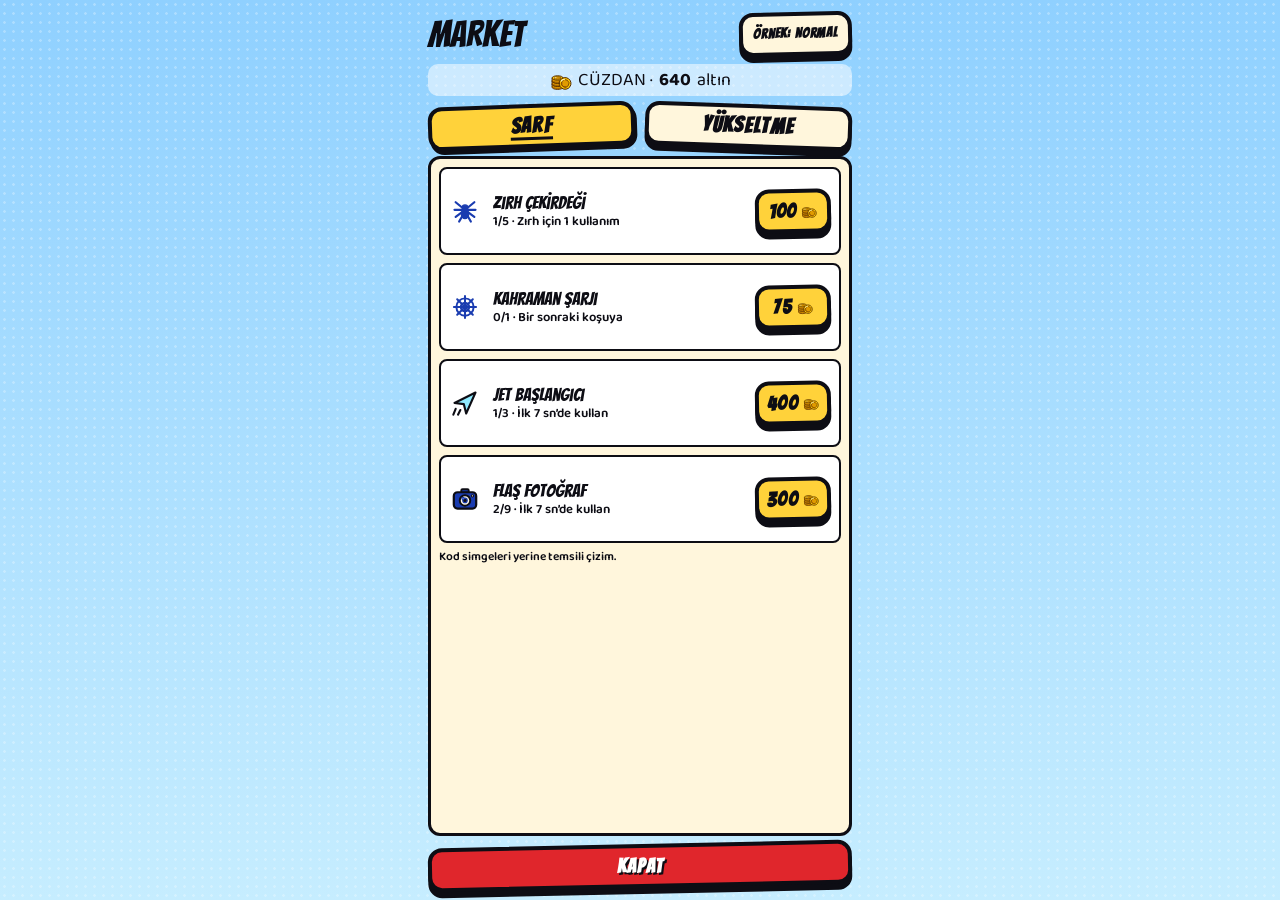
<file: tasarim/proto/11-2-market.html>
<!doctype html><html lang="tr"><head><meta charset="utf-8"><meta name="viewport" content="width=device-width,initial-scale=1,viewport-fit=cover"><meta name="theme-color" content="#8fd0ff"><title>Market · Örümcek Koşusu</title><link rel="preconnect" href="https://fonts.googleapis.com"><link rel="preconnect" href="https://fonts.gstatic.com" crossorigin><link rel="stylesheet" href="https://fonts.googleapis.com/css2?family=Bangers&family=Baloo+2:wght@600;800&display=swap"><link rel="stylesheet" href="../../ui.css"><link rel="stylesheet" href="11-2-proto.css"><script defer src="11-2-proto.js"></script></head><body><main id="ui" class="prototype" data-demo="market"><svg class="icon-defs" aria-hidden="true">
      <defs>
        <symbol id="i-web" viewBox="0 0 24 24"><g fill="none" stroke="currentColor" stroke-width="1.7" stroke-linecap="round"><path d="M12 2.5V21.5M2.5 12H21.5M5.3 5.3L18.7 18.7M18.7 5.3L5.3 18.7"/><circle cx="12" cy="12" r="3.6"/><circle cx="12" cy="12" r="7.4"/></g></symbol>
        <symbol id="i-spider" viewBox="0 0 24 24"><g fill="none" stroke="currentColor" stroke-width="1.9" stroke-linecap="round" stroke-linejoin="round"><path d="M9.5 9L4 4.5M9.5 11L3 11M9.5 13L4 17M10.5 15L7 21M14.5 9L20 4.5M14.5 11L21 11M14.5 13L20 17M13.5 15L17 21"/></g><ellipse cx="12" cy="9" rx="2.4" ry="2.2" fill="currentColor"/><ellipse cx="12" cy="14.6" rx="3.2" ry="4" fill="currentColor"/></symbol>
        <symbol id="i-arrow" viewBox="0 0 24 24"><path d="M12 3L21 13H15.5V21H8.5V13H3Z" fill="currentColor" stroke="#0d0d14" stroke-width="2" stroke-linejoin="round"/></symbol>
        <symbol id="i-camera" viewBox="0 0 24 24"><rect x="8.8" y="3.6" width="6.4" height="3" rx="1.1" fill="currentColor" stroke="#0d0d14" stroke-width="1.6"/><rect x="2.4" y="6.2" width="19.2" height="14" rx="3.2" fill="currentColor" stroke="#0d0d14" stroke-width="1.9"/><circle cx="12" cy="13.2" r="4.5" fill="#fdf7e6" stroke="#0d0d14" stroke-width="1.7"/><circle cx="12" cy="13.2" r="1.9" fill="#0d0d14"/><circle cx="10.3" cy="11.5" r="0.9" fill="#ffffff"/><circle cx="18.4" cy="9.3" r="1" fill="#fdf7e6" stroke="#0d0d14" stroke-width="0.9"/></symbol>
      <symbol id="i-magnet" viewBox="0 0 24 24"><g stroke="#0d0d14" stroke-width="1.8" stroke-linejoin="round" stroke-linecap="round"><path d="M4 4h5v9a3 3 0 0 0 6 0V4h5v9a8 8 0 0 1-16 0Z" fill="#e0262c"/><path d="M4 8h5m6 0h5"/></g></symbol><symbol id="i-bolt" viewBox="0 0 24 24"><g stroke="#0d0d14" stroke-width="1.8" stroke-linejoin="round" stroke-linecap="round"><path d="m14 2-11 12h8l-1 8 11-13h-8Z" fill="#ffd23a"/></g></symbol><symbol id="i-sense" viewBox="0 0 24 24"><g stroke="#0d0d14" stroke-width="1.8" stroke-linejoin="round" stroke-linecap="round"><path d="M3 12q9-14 18 0-9 14-18 0Z" fill="#fff6dc"/><circle cx="12" cy="12" r="3" fill="#1a3cb0"/></g></symbol><symbol id="i-jet" viewBox="0 0 24 24"><g stroke="#0d0d14" stroke-width="1.8" stroke-linejoin="round" stroke-linecap="round"><path d="m3 12 18-9-8 18-2-8Z" fill="#8feaff"/><path d="m4 17-2 5m6-4-2 4"/></g></symbol><symbol id="i-mask" viewBox="0 0 24 24"><g stroke="#0d0d14" stroke-width="1.8" stroke-linejoin="round" stroke-linecap="round"><path d="M2 6q10 5 20 0l-2 10-8 5-8-5Z" fill="#ffd23a"/><path d="m5 11 4 2m6 0 4-2m-10 4q3 4 6 0"/></g></symbol><symbol id="i-tracer" viewBox="0 0 24 24"><g stroke="#0d0d14" stroke-width="1.8" stroke-linejoin="round" stroke-linecap="round"><path d="m3 21 5-5-3-4 8-4 7-6" fill="none"/><path d="m15 2h6v6"/><circle cx="3" cy="21" r="2" fill="#e0262c"/></g></symbol><symbol id="i-fist" viewBox="0 0 24 24"><g stroke="#0d0d14" stroke-width="1.8" stroke-linejoin="round" stroke-linecap="round"><path d="M5 21 3 11l3-1V5l4-1 3 1 4-1 4 4-2 10-6 4Z" fill="#77df59"/><path d="M10 5v7m4-7v7m4-6v6M4 12l8 3"/></g></symbol><symbol id="i-shield" viewBox="0 0 24 24"><g stroke="#0d0d14" stroke-width="1.8" stroke-linejoin="round" stroke-linecap="round"><path d="M3 3q9 4 18 0v9q-2 7-9 10-7-3-9-10Z" fill="#1a3cb0"/><path d="m12 6 2 4 4 1-3 3 1 4-4-2-4 2 1-4-3-3 4-1Z" fill="#fff6dc"/></g></symbol><symbol id="i-heart" viewBox="0 0 24 24"><g stroke="#0d0d14" stroke-width="1.8" stroke-linejoin="round" stroke-linecap="round"><path d="M12 21 3 12C-3 3 8-1 12 7c4-8 15-4 9 5Z" fill="#ff85b8"/></g></symbol><symbol id="i-bat" viewBox="0 0 24 24"><g stroke="#0d0d14" stroke-width="1.8" stroke-linejoin="round" stroke-linecap="round"><path d="m2 4 6 5 2-5 2 3 2-3 2 5 6-5-2 13-5-2-3 6-3-6-5 2Z" fill="#252735"/></g></symbol><symbol id="i-bugle" viewBox="0 0 24 24"><g stroke="#0d0d14" stroke-width="1.8" stroke-linejoin="round" stroke-linecap="round"><path d="M2 9h7l11-6v18L9 15H2Z" fill="#ffd23a"/><path d="m7 15 2 7h4l-2-7M9 9v6"/></g></symbol><symbol id="i-city" viewBox="0 0 24 24"><g stroke="#0d0d14" stroke-width="1.8" stroke-linejoin="round" stroke-linecap="round"><path d="M2 22V7h6V2h7v9h7v11Z" fill="#1a3cb0"/><path d="M5 10v2m6-7v2m0 3v2m7 3v2" stroke="#fff6dc"/></g></symbol><symbol id="i-check" viewBox="0 0 24 24"><g stroke="#0d0d14" stroke-width="1.8" stroke-linejoin="round" stroke-linecap="round"><path d="m3 12 6 7L22 4" fill="none" stroke="#1a3cb0" stroke-width="4"/></g></symbol><symbol id="i-spark" viewBox="0 0 24 24"><g stroke="#0d0d14" stroke-width="1.8" stroke-linejoin="round" stroke-linecap="round"><path d="m12 1 3 7 8 4-8 3-3 8-3-8-8-3 8-4Z" fill="#ffd23a"/></g></symbol></defs>
    </svg>

<div class="fit-screen market-layout"><header class="market-title"><h1>MARKET</h1><button type="button" class="btn action cream market-state-demo" data-market-fixture>ÖRNEK: NORMAL</button><span class="sr-only" id="market-status" role="status">Görünüm maketi. Satın alma yapılmaz.</span></header><div class="wallet-line"><i class="coin-ico" aria-hidden="true"></i> CÜZDAN · <b id="fixture-wallet">640</b> altın</div><div class="market-tabs" role="tablist" aria-label="Market bölümleri"><button type="button" class="btn action" id="mk-tab-sarf" role="tab" data-tab="sarf" aria-selected="true" aria-controls="mk-panel-sarf">SARF</button><button type="button" class="btn action" id="mk-tab-upgrade" role="tab" data-tab="upgrade" aria-selected="false" aria-controls="mk-panel-upgrade" tabindex="-1">YÜKSELTME</button></div><section class="market-panel" id="mk-panel-sarf" role="tabpanel" data-panel="sarf" aria-labelledby="mk-tab-sarf"><div class="market-rows"><div class="market-row"><span class="item-icon" aria-hidden="true"><svg class="svg-ico" aria-hidden="true" style=""><use href="#i-spider"/></svg></span><div class="item-info"><b>Zırh Çekirdeği</b><small>1/5 · Zırh için 1 kullanım</small></div><button type="button" class="btn action price" data-fixture-buy aria-label="Zırh Çekirdeği, 100 altın">100 <i class="coin-ico" aria-hidden="true"></i></button></div><div class="market-row"><span class="item-icon" aria-hidden="true"><svg class="svg-ico" aria-hidden="true" style=""><use href="#i-web"/></svg></span><div class="item-info"><b>Kahraman Şarjı</b><small>0/1 · Bir sonraki koşuya</small></div><button type="button" class="btn action price" data-fixture-buy aria-label="Kahraman Şarjı, 75 altın">75 <i class="coin-ico" aria-hidden="true"></i></button></div><div class="market-row"><span class="item-icon" aria-hidden="true"><svg class="svg-ico" aria-hidden="true"><use href="#i-jet"/></svg></span><div class="item-info"><b>Jet Başlangıcı</b><small>1/3 · İlk 7 sn’de kullan</small></div><button type="button" class="btn action price" data-fixture-buy aria-label="Jet Başlangıcı, 400 altın">400 <i class="coin-ico" aria-hidden="true"></i></button></div><div class="market-row"><span class="item-icon" aria-hidden="true"><svg class="svg-ico" aria-hidden="true" style=""><use href="#i-camera"/></svg></span><div class="item-info"><b>Flaş Fotoğraf</b><small>2/9 · İlk 7 sn’de kullan</small></div><button type="button" class="btn action price" data-fixture-buy aria-label="Flaş Fotoğraf, 300 altın">300 <i class="coin-ico" aria-hidden="true"></i></button></div></div><small class="tiny">Kod simgeleri yerine temsili çizim.</small></section><section class="market-panel" id="mk-panel-upgrade" role="tabpanel" data-panel="upgrade" aria-labelledby="mk-tab-upgrade" hidden><div class="market-rows"><div class="market-row"><span class="item-icon" aria-hidden="true"><svg class="svg-ico" aria-hidden="true"><use href="#i-magnet"/></svg></span><div class="item-info"><b>Mıknatıs</b><small>Sv. 0/25<span class="pips" aria-hidden="true"><i></i><i></i><i></i><i></i><i></i></span></small><small>5 → 5,2 sn</small></div><button type="button" class="btn action price" data-fixture-buy aria-label="Mıknatıs, 50 altın">50 <i class="coin-ico" aria-hidden="true"></i></button></div><div class="market-row"><span class="item-icon" aria-hidden="true"><svg class="svg-ico" aria-hidden="true"><use href="#i-sense"/></svg></span><div class="item-info"><b>Örümcek Hissi</b><small>Sv. 0/25<span class="pips" aria-hidden="true"><i></i><i></i><i></i><i></i><i></i></span></small><small>5 → 5,2 sn</small></div><button type="button" class="btn action price" data-fixture-buy aria-label="Örümcek Hissi, 50 altın">50 <i class="coin-ico" aria-hidden="true"></i></button></div><div class="market-row"><span class="item-icon" aria-hidden="true"><svg class="svg-ico" aria-hidden="true" style=""><use href="#i-spider"/></svg></span><div class="item-info"><b>Iron Spider Zırhı</b><small>Sv. 0/20<span class="pips" aria-hidden="true"><i></i><i></i><i></i><i></i><i></i></span></small><small>12 → 12,5 sn</small></div><button type="button" class="btn action price" data-fixture-buy aria-label="Iron Spider Zırhı, 100 altın">100 <i class="coin-ico" aria-hidden="true"></i></button></div><div class="market-row"><span class="item-icon" aria-hidden="true"><svg class="svg-ico" aria-hidden="true"><use href="#i-bolt"/></svg></span><div class="item-info"><b>Kahraman Gücü</b><small>Sv. 0/20<span class="pips" aria-hidden="true"><i></i><i></i><i></i><i></i><i></i></span></small><small>+0 → +0,5 sn</small></div><button type="button" class="btn action price" data-fixture-buy aria-label="Kahraman Gücü, 120 altın">120 <i class="coin-ico" aria-hidden="true"></i></button></div><div class="market-row"><span class="item-icon" aria-hidden="true"><svg class="svg-ico" aria-hidden="true"><use href="#i-spark"/></svg></span><div class="item-info"><b>Bugle Manşeti</b><small>Sv. 0/12<span class="pips" aria-hidden="true"><i></i><i></i><i></i><i></i><i></i></span></small><small>10 → 10,25 sn</small></div><button type="button" class="btn action price" data-fixture-buy aria-label="Bugle Manşeti, 80 altın">80 <i class="coin-ico" aria-hidden="true"></i></button></div><div class="market-row"><span class="item-icon" aria-hidden="true"><svg class="svg-ico" aria-hidden="true"><use href="#i-arrow"/></svg></span><div class="item-info"><b>Örümcek Yayı</b><small>Sv. 0/20<span class="pips" aria-hidden="true"><i></i><i></i><i></i><i></i><i></i></span></small><small>10 → 10,3 sn</small></div><button type="button" class="btn action price" data-fixture-buy aria-label="Örümcek Yayı, 60 altın">60 <i class="coin-ico" aria-hidden="true"></i></button></div><div class="market-row"><span class="item-icon" aria-hidden="true"><svg class="svg-ico" aria-hidden="true" style=""><use href="#i-web"/></svg></span><div class="item-info"><b>Ağ Salınışı</b><small>Sv. 0/16<span class="pips" aria-hidden="true"><i></i><i></i><i></i><i></i><i></i></span></small><small>8 → 8,25 sn</small></div><button type="button" class="btn action price" data-fixture-buy aria-label="Ağ Salınışı, 120 altın">120 <i class="coin-ico" aria-hidden="true"></i></button></div><div class="market-row"><span class="item-icon" aria-hidden="true"><svg class="svg-ico" aria-hidden="true"><use href="#i-mask"/></svg></span><div class="item-info"><b>Ağ Kuklası</b><small>Sv. 0/20<span class="pips" aria-hidden="true"><i></i><i></i><i></i><i></i><i></i></span></small><small>20 → 20,5 sn</small></div><button type="button" class="btn action price" data-fixture-buy aria-label="Ağ Kuklası, 60 altın">60 <i class="coin-ico" aria-hidden="true"></i></button></div><div class="market-row"><span class="item-icon" aria-hidden="true"><svg class="svg-ico" aria-hidden="true"><use href="#i-jet"/></svg></span><div class="item-info"><b>Duvar Koşusu</b><small>Sv. 0/15<span class="pips" aria-hidden="true"><i></i><i></i><i></i><i></i><i></i></span></small><small>6 → 6,2 sn</small></div><button type="button" class="btn action price" data-fixture-buy aria-label="Duvar Koşusu, 120 altın">120 <i class="coin-ico" aria-hidden="true"></i></button></div><div class="market-row"><span class="item-icon" aria-hidden="true"><svg class="svg-ico" aria-hidden="true"><use href="#i-tracer"/></svg></span><div class="item-info"><b>Örümcek İzi</b><small>Sv. 0/20<span class="pips" aria-hidden="true"><i></i><i></i><i></i><i></i><i></i></span></small><small>10 → 10,25 sn</small></div><button type="button" class="btn action price" data-fixture-buy aria-label="Örümcek İzi, 80 altın">80 <i class="coin-ico" aria-hidden="true"></i></button></div></div></section><button type="button" class="btn action market-close" data-nav="11-2-menu.html">KAPAT</button></div>
</main></body></html>
</file>
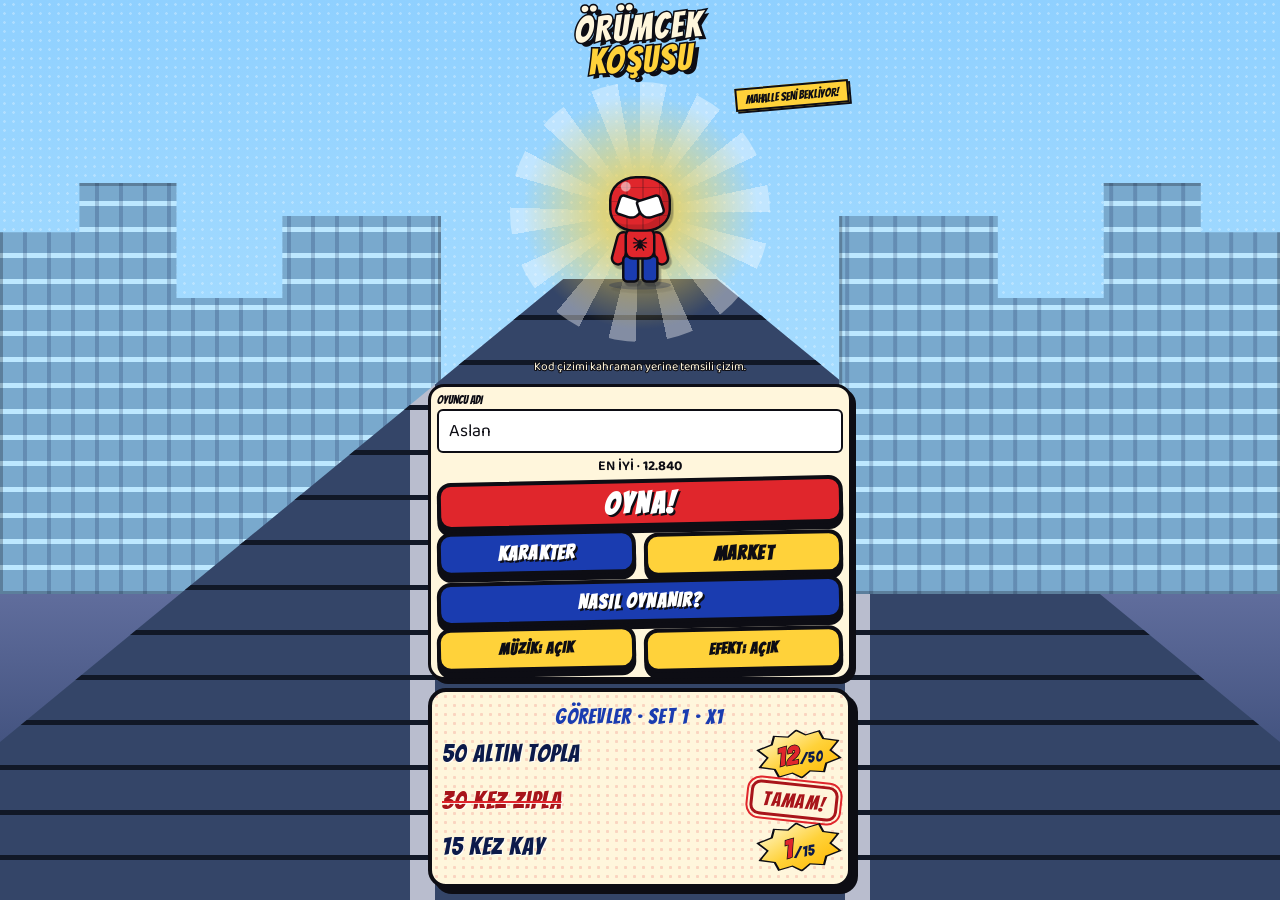
<file: tasarim/proto/11-2-menu.html>
<!doctype html><html lang="tr"><head><meta charset="utf-8"><meta name="viewport" content="width=device-width,initial-scale=1,viewport-fit=cover"><meta name="theme-color" content="#8fd0ff"><title>İlk kapak · Örümcek Koşusu</title><link rel="preconnect" href="https://fonts.googleapis.com"><link rel="preconnect" href="https://fonts.gstatic.com" crossorigin><link rel="stylesheet" href="https://fonts.googleapis.com/css2?family=Bangers&family=Baloo+2:wght@600;800&display=swap"><link rel="stylesheet" href="../../ui.css"><link rel="stylesheet" href="11-2-proto.css"><script defer src="11-2-proto.js"></script></head><body><main id="ui" class="prototype" data-demo="menu"><svg class="icon-defs" aria-hidden="true">
      <defs>
        <symbol id="i-web" viewBox="0 0 24 24"><g fill="none" stroke="currentColor" stroke-width="1.7" stroke-linecap="round"><path d="M12 2.5V21.5M2.5 12H21.5M5.3 5.3L18.7 18.7M18.7 5.3L5.3 18.7"/><circle cx="12" cy="12" r="3.6"/><circle cx="12" cy="12" r="7.4"/></g></symbol>
        <symbol id="i-spider" viewBox="0 0 24 24"><g fill="none" stroke="currentColor" stroke-width="1.9" stroke-linecap="round" stroke-linejoin="round"><path d="M9.5 9L4 4.5M9.5 11L3 11M9.5 13L4 17M10.5 15L7 21M14.5 9L20 4.5M14.5 11L21 11M14.5 13L20 17M13.5 15L17 21"/></g><ellipse cx="12" cy="9" rx="2.4" ry="2.2" fill="currentColor"/><ellipse cx="12" cy="14.6" rx="3.2" ry="4" fill="currentColor"/></symbol>
        <symbol id="i-arrow" viewBox="0 0 24 24"><path d="M12 3L21 13H15.5V21H8.5V13H3Z" fill="currentColor" stroke="#0d0d14" stroke-width="2" stroke-linejoin="round"/></symbol>
        <symbol id="i-camera" viewBox="0 0 24 24"><rect x="8.8" y="3.6" width="6.4" height="3" rx="1.1" fill="currentColor" stroke="#0d0d14" stroke-width="1.6"/><rect x="2.4" y="6.2" width="19.2" height="14" rx="3.2" fill="currentColor" stroke="#0d0d14" stroke-width="1.9"/><circle cx="12" cy="13.2" r="4.5" fill="#fdf7e6" stroke="#0d0d14" stroke-width="1.7"/><circle cx="12" cy="13.2" r="1.9" fill="#0d0d14"/><circle cx="10.3" cy="11.5" r="0.9" fill="#ffffff"/><circle cx="18.4" cy="9.3" r="1" fill="#fdf7e6" stroke="#0d0d14" stroke-width="0.9"/></symbol>
      <symbol id="i-magnet" viewBox="0 0 24 24"><g stroke="#0d0d14" stroke-width="1.8" stroke-linejoin="round" stroke-linecap="round"><path d="M4 4h5v9a3 3 0 0 0 6 0V4h5v9a8 8 0 0 1-16 0Z" fill="#e0262c"/><path d="M4 8h5m6 0h5"/></g></symbol><symbol id="i-bolt" viewBox="0 0 24 24"><g stroke="#0d0d14" stroke-width="1.8" stroke-linejoin="round" stroke-linecap="round"><path d="m14 2-11 12h8l-1 8 11-13h-8Z" fill="#ffd23a"/></g></symbol><symbol id="i-sense" viewBox="0 0 24 24"><g stroke="#0d0d14" stroke-width="1.8" stroke-linejoin="round" stroke-linecap="round"><path d="M3 12q9-14 18 0-9 14-18 0Z" fill="#fff6dc"/><circle cx="12" cy="12" r="3" fill="#1a3cb0"/></g></symbol><symbol id="i-jet" viewBox="0 0 24 24"><g stroke="#0d0d14" stroke-width="1.8" stroke-linejoin="round" stroke-linecap="round"><path d="m3 12 18-9-8 18-2-8Z" fill="#8feaff"/><path d="m4 17-2 5m6-4-2 4"/></g></symbol><symbol id="i-mask" viewBox="0 0 24 24"><g stroke="#0d0d14" stroke-width="1.8" stroke-linejoin="round" stroke-linecap="round"><path d="M2 6q10 5 20 0l-2 10-8 5-8-5Z" fill="#ffd23a"/><path d="m5 11 4 2m6 0 4-2m-10 4q3 4 6 0"/></g></symbol><symbol id="i-tracer" viewBox="0 0 24 24"><g stroke="#0d0d14" stroke-width="1.8" stroke-linejoin="round" stroke-linecap="round"><path d="m3 21 5-5-3-4 8-4 7-6" fill="none"/><path d="m15 2h6v6"/><circle cx="3" cy="21" r="2" fill="#e0262c"/></g></symbol><symbol id="i-fist" viewBox="0 0 24 24"><g stroke="#0d0d14" stroke-width="1.8" stroke-linejoin="round" stroke-linecap="round"><path d="M5 21 3 11l3-1V5l4-1 3 1 4-1 4 4-2 10-6 4Z" fill="#77df59"/><path d="M10 5v7m4-7v7m4-6v6M4 12l8 3"/></g></symbol><symbol id="i-shield" viewBox="0 0 24 24"><g stroke="#0d0d14" stroke-width="1.8" stroke-linejoin="round" stroke-linecap="round"><path d="M3 3q9 4 18 0v9q-2 7-9 10-7-3-9-10Z" fill="#1a3cb0"/><path d="m12 6 2 4 4 1-3 3 1 4-4-2-4 2 1-4-3-3 4-1Z" fill="#fff6dc"/></g></symbol><symbol id="i-heart" viewBox="0 0 24 24"><g stroke="#0d0d14" stroke-width="1.8" stroke-linejoin="round" stroke-linecap="round"><path d="M12 21 3 12C-3 3 8-1 12 7c4-8 15-4 9 5Z" fill="#ff85b8"/></g></symbol><symbol id="i-bat" viewBox="0 0 24 24"><g stroke="#0d0d14" stroke-width="1.8" stroke-linejoin="round" stroke-linecap="round"><path d="m2 4 6 5 2-5 2 3 2-3 2 5 6-5-2 13-5-2-3 6-3-6-5 2Z" fill="#252735"/></g></symbol><symbol id="i-bugle" viewBox="0 0 24 24"><g stroke="#0d0d14" stroke-width="1.8" stroke-linejoin="round" stroke-linecap="round"><path d="M2 9h7l11-6v18L9 15H2Z" fill="#ffd23a"/><path d="m7 15 2 7h4l-2-7M9 9v6"/></g></symbol><symbol id="i-city" viewBox="0 0 24 24"><g stroke="#0d0d14" stroke-width="1.8" stroke-linejoin="round" stroke-linecap="round"><path d="M2 22V7h6V2h7v9h7v11Z" fill="#1a3cb0"/><path d="M5 10v2m6-7v2m0 3v2m7 3v2" stroke="#fff6dc"/></g></symbol><symbol id="i-check" viewBox="0 0 24 24"><g stroke="#0d0d14" stroke-width="1.8" stroke-linejoin="round" stroke-linecap="round"><path d="m3 12 6 7L22 4" fill="none" stroke="#1a3cb0" stroke-width="4"/></g></symbol><symbol id="i-spark" viewBox="0 0 24 24"><g stroke="#0d0d14" stroke-width="1.8" stroke-linejoin="round" stroke-linecap="round"><path d="m12 1 3 7 8 4-8 3-3 8-3-8-8-3 8-4Z" fill="#ffd23a"/></g></symbol></defs>
    </svg>

<div class="scene" aria-hidden="true"><div class="road"></div></div><div class="fit-screen menu-layout"><h1 class="cover-title">ÖRÜMCEK<span>KOŞUSU</span></h1><div class="menu-hero"><div class="stage-burst"></div><div class="toy" data-hero="spider" aria-hidden="true"><div class="head"></div><i class="arm"></i><i class="arm r"></i><div class="torso"><svg class="svg-ico" aria-hidden="true" style=""><use href="#i-spider"/></svg></div><i class="leg"></i><i class="leg r"></i></div><span class="sticker">MAHALLE SENİ BEKLİYOR!</span><small class="standin-note">Kod çizimi kahraman yerine temsili çizim.</small></div><section class="paper menu-paper" aria-label="Ana menü"><label class="name-field">OYUNCU ADI<input type="text" maxlength="12" value="Aslan" placeholder="Adını yaz" autocomplete="off"></label><div class="best">EN İYİ · <b>12.840</b></div><button type="button" class="btn action play" data-nav="11-2-hud.html">OYNA!</button><div class="pair"><button type="button" class="btn action blue" data-nav="11-2-karakter.html">KARAKTER</button><button type="button" class="btn action yellow" data-nav="11-2-market.html">MARKET</button></div><button type="button" class="btn action blue help-link" data-nav="11-2-nasil-oynanir.html">NASIL OYNANIR?</button><div class="pair sound"><button type="button" class="btn action yellow" data-toggle-sound="MÜZİK" aria-pressed="true">MÜZİK: AÇIK</button><button type="button" class="btn action yellow" data-toggle-sound="EFEKT" aria-pressed="true">EFEKT: AÇIK</button></div></section><section class="card mission-card" aria-label="Görevler"><div class="ms-title" id="m-ms-title">GÖREVLER · SET 1 · x1</div><div class="ms-list" id="m-ms-list"><div class="ms-row"><span class="ms-txt">50 altın topla</span><b class="ms-n"><span class="ms-now">12</span><span class="ms-goal">/50</span></b></div><div class="ms-row done"><span class="ms-txt">30 kez zıpla</span><b class="ms-n">TAMAM!</b></div><div class="ms-row"><span class="ms-txt">15 kez kay</span><b class="ms-n"><span class="ms-now">1</span><span class="ms-goal">/15</span></b></div></div></section></div>
</main></body></html>
</file>
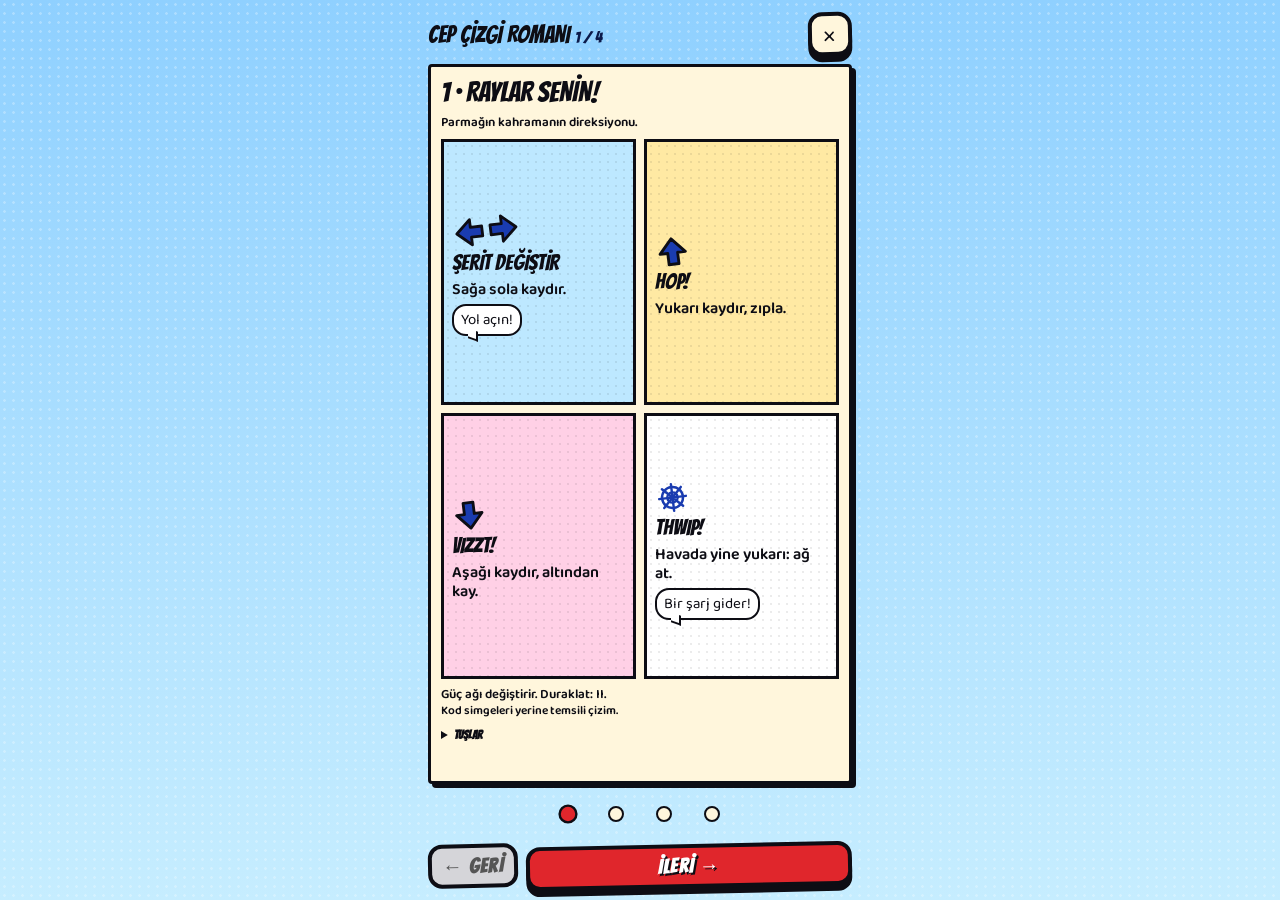
<file: tasarim/proto/11-2-nasil-oynanir.html>
<!doctype html><html lang="tr"><head><meta charset="utf-8"><meta name="viewport" content="width=device-width,initial-scale=1,viewport-fit=cover"><meta name="theme-color" content="#8fd0ff"><title>Cep çizgi romanı · Örümcek Koşusu</title><link rel="preconnect" href="https://fonts.googleapis.com"><link rel="preconnect" href="https://fonts.gstatic.com" crossorigin><link rel="stylesheet" href="https://fonts.googleapis.com/css2?family=Bangers&family=Baloo+2:wght@600;800&display=swap"><link rel="stylesheet" href="../../ui.css"><link rel="stylesheet" href="11-2-proto.css"><script defer src="11-2-proto.js"></script></head><body><main id="ui" class="prototype" data-demo="help"><svg class="icon-defs" aria-hidden="true">
      <defs>
        <symbol id="i-web" viewBox="0 0 24 24"><g fill="none" stroke="currentColor" stroke-width="1.7" stroke-linecap="round"><path d="M12 2.5V21.5M2.5 12H21.5M5.3 5.3L18.7 18.7M18.7 5.3L5.3 18.7"/><circle cx="12" cy="12" r="3.6"/><circle cx="12" cy="12" r="7.4"/></g></symbol>
        <symbol id="i-spider" viewBox="0 0 24 24"><g fill="none" stroke="currentColor" stroke-width="1.9" stroke-linecap="round" stroke-linejoin="round"><path d="M9.5 9L4 4.5M9.5 11L3 11M9.5 13L4 17M10.5 15L7 21M14.5 9L20 4.5M14.5 11L21 11M14.5 13L20 17M13.5 15L17 21"/></g><ellipse cx="12" cy="9" rx="2.4" ry="2.2" fill="currentColor"/><ellipse cx="12" cy="14.6" rx="3.2" ry="4" fill="currentColor"/></symbol>
        <symbol id="i-arrow" viewBox="0 0 24 24"><path d="M12 3L21 13H15.5V21H8.5V13H3Z" fill="currentColor" stroke="#0d0d14" stroke-width="2" stroke-linejoin="round"/></symbol>
        <symbol id="i-camera" viewBox="0 0 24 24"><rect x="8.8" y="3.6" width="6.4" height="3" rx="1.1" fill="currentColor" stroke="#0d0d14" stroke-width="1.6"/><rect x="2.4" y="6.2" width="19.2" height="14" rx="3.2" fill="currentColor" stroke="#0d0d14" stroke-width="1.9"/><circle cx="12" cy="13.2" r="4.5" fill="#fdf7e6" stroke="#0d0d14" stroke-width="1.7"/><circle cx="12" cy="13.2" r="1.9" fill="#0d0d14"/><circle cx="10.3" cy="11.5" r="0.9" fill="#ffffff"/><circle cx="18.4" cy="9.3" r="1" fill="#fdf7e6" stroke="#0d0d14" stroke-width="0.9"/></symbol>
      <symbol id="i-magnet" viewBox="0 0 24 24"><g stroke="#0d0d14" stroke-width="1.8" stroke-linejoin="round" stroke-linecap="round"><path d="M4 4h5v9a3 3 0 0 0 6 0V4h5v9a8 8 0 0 1-16 0Z" fill="#e0262c"/><path d="M4 8h5m6 0h5"/></g></symbol><symbol id="i-bolt" viewBox="0 0 24 24"><g stroke="#0d0d14" stroke-width="1.8" stroke-linejoin="round" stroke-linecap="round"><path d="m14 2-11 12h8l-1 8 11-13h-8Z" fill="#ffd23a"/></g></symbol><symbol id="i-sense" viewBox="0 0 24 24"><g stroke="#0d0d14" stroke-width="1.8" stroke-linejoin="round" stroke-linecap="round"><path d="M3 12q9-14 18 0-9 14-18 0Z" fill="#fff6dc"/><circle cx="12" cy="12" r="3" fill="#1a3cb0"/></g></symbol><symbol id="i-jet" viewBox="0 0 24 24"><g stroke="#0d0d14" stroke-width="1.8" stroke-linejoin="round" stroke-linecap="round"><path d="m3 12 18-9-8 18-2-8Z" fill="#8feaff"/><path d="m4 17-2 5m6-4-2 4"/></g></symbol><symbol id="i-mask" viewBox="0 0 24 24"><g stroke="#0d0d14" stroke-width="1.8" stroke-linejoin="round" stroke-linecap="round"><path d="M2 6q10 5 20 0l-2 10-8 5-8-5Z" fill="#ffd23a"/><path d="m5 11 4 2m6 0 4-2m-10 4q3 4 6 0"/></g></symbol><symbol id="i-tracer" viewBox="0 0 24 24"><g stroke="#0d0d14" stroke-width="1.8" stroke-linejoin="round" stroke-linecap="round"><path d="m3 21 5-5-3-4 8-4 7-6" fill="none"/><path d="m15 2h6v6"/><circle cx="3" cy="21" r="2" fill="#e0262c"/></g></symbol><symbol id="i-fist" viewBox="0 0 24 24"><g stroke="#0d0d14" stroke-width="1.8" stroke-linejoin="round" stroke-linecap="round"><path d="M5 21 3 11l3-1V5l4-1 3 1 4-1 4 4-2 10-6 4Z" fill="#77df59"/><path d="M10 5v7m4-7v7m4-6v6M4 12l8 3"/></g></symbol><symbol id="i-shield" viewBox="0 0 24 24"><g stroke="#0d0d14" stroke-width="1.8" stroke-linejoin="round" stroke-linecap="round"><path d="M3 3q9 4 18 0v9q-2 7-9 10-7-3-9-10Z" fill="#1a3cb0"/><path d="m12 6 2 4 4 1-3 3 1 4-4-2-4 2 1-4-3-3 4-1Z" fill="#fff6dc"/></g></symbol><symbol id="i-heart" viewBox="0 0 24 24"><g stroke="#0d0d14" stroke-width="1.8" stroke-linejoin="round" stroke-linecap="round"><path d="M12 21 3 12C-3 3 8-1 12 7c4-8 15-4 9 5Z" fill="#ff85b8"/></g></symbol><symbol id="i-bat" viewBox="0 0 24 24"><g stroke="#0d0d14" stroke-width="1.8" stroke-linejoin="round" stroke-linecap="round"><path d="m2 4 6 5 2-5 2 3 2-3 2 5 6-5-2 13-5-2-3 6-3-6-5 2Z" fill="#252735"/></g></symbol><symbol id="i-bugle" viewBox="0 0 24 24"><g stroke="#0d0d14" stroke-width="1.8" stroke-linejoin="round" stroke-linecap="round"><path d="M2 9h7l11-6v18L9 15H2Z" fill="#ffd23a"/><path d="m7 15 2 7h4l-2-7M9 9v6"/></g></symbol><symbol id="i-city" viewBox="0 0 24 24"><g stroke="#0d0d14" stroke-width="1.8" stroke-linejoin="round" stroke-linecap="round"><path d="M2 22V7h6V2h7v9h7v11Z" fill="#1a3cb0"/><path d="M5 10v2m6-7v2m0 3v2m7 3v2" stroke="#fff6dc"/></g></symbol><symbol id="i-check" viewBox="0 0 24 24"><g stroke="#0d0d14" stroke-width="1.8" stroke-linejoin="round" stroke-linecap="round"><path d="m3 12 6 7L22 4" fill="none" stroke="#1a3cb0" stroke-width="4"/></g></symbol><symbol id="i-spark" viewBox="0 0 24 24"><g stroke="#0d0d14" stroke-width="1.8" stroke-linejoin="round" stroke-linecap="round"><path d="m12 1 3 7 8 4-8 3-3 8-3-8-8-3 8-4Z" fill="#ffd23a"/></g></symbol></defs>
    </svg>

<div class="fit-screen help-layout"><header class="page-header"><h1>CEP ÇİZGİ ROMANI <span class="page-count" id="page-count">1 / 4</span></h1><button type="button" class="btn close" aria-label="Kapat" data-nav="11-2-menu.html">×</button></header><article class="comic-page paper" aria-labelledby="page1-title"><h2 id="page1-title" tabindex="-1">1 · RAYLAR SENİN!</h2><p class="comic-kicker">Parmağın kahramanın direksiyonu.</p><div class="panels"><section class="panel blue"><div class="motion" aria-hidden="true"><svg class="svg-ico" aria-hidden="true" style="transform:rotate(-90deg)"><use href="#i-arrow"/></svg><svg class="svg-ico" aria-hidden="true" style="transform:rotate(90deg)"><use href="#i-arrow"/></svg></div><h3>ŞERİT DEĞİŞTİR</h3><p>Sağa sola kaydır.</p><span class="bubble">Yol açın!</span></section><section class="panel yellow"><div class="motion" aria-hidden="true"><svg class="svg-ico" aria-hidden="true" style=""><use href="#i-arrow"/></svg></div><h3>HOP!</h3><p>Yukarı kaydır, zıpla.</p></section><section class="panel pink"><div class="motion" aria-hidden="true"><svg class="svg-ico" aria-hidden="true" style="transform:rotate(180deg)"><use href="#i-arrow"/></svg></div><h3>VIZZT!</h3><p>Aşağı kaydır, altından kay.</p></section><section class="panel "><div class="motion" aria-hidden="true"><svg class="svg-ico" aria-hidden="true" style=""><use href="#i-web"/></svg></div><h3>THWIP!</h3><p>Havada yine yukarı: ağ at.</p><span class="bubble">Bir şarj gider!</span></section></div><p class="comic-note">Güç ağı değiştirir. Duraklat: II.<br><small>Kod simgeleri yerine temsili çizim.</small></p><details><summary>TUŞLAR</summary>Şerit: ← → / A D · Zıpla: ↑ / W · Kay: ↓ / S · Güç: E / Q / F · Çift dokun: Space · Flaş: C · Duraklat: P / Esc</details></article><article class="comic-page paper" hidden aria-labelledby="page2-title"><h2 id="page2-title" tabindex="-1">2 · YOLDAN KAP!</h2><p class="comic-kicker">Dokunmana gerek yok; üstünden geç.</p><div class="panels powers-panels"><section class="panel yellow"><div class="motion" aria-hidden="true"><svg class="svg-ico" aria-hidden="true"><use href="#i-magnet"/></svg> ×2</div><h3>MIKNATIS + MANŞET</h3><p>Altınlar sana koşar.<br>Mesafe puanı ×2.</p></section><section class="panel blue"><div class="motion" aria-hidden="true"><svg class="svg-ico" aria-hidden="true"><use href="#i-sense"/></svg> <svg class="svg-ico" aria-hidden="true"><use href="#i-arrow"/></svg></div><h3>HİS + YAY</h3><p>Otomatik kaçış.<br>Daha yüksek zıplayış.</p></section><section class="panel pink"><div class="motion" aria-hidden="true"><svg class="svg-ico" aria-hidden="true" style=""><use href="#i-web"/></svg> ↗</div><h3>SALIN + DUVARA ÇIK</h3><p>Salınış ve duvar koşusu yol açar.</p></section><section class="panel "><div class="motion" aria-hidden="true"><svg class="svg-ico" aria-hidden="true"><use href="#i-mask"/></svg> <svg class="svg-ico" aria-hidden="true"><use href="#i-tracer"/></svg></div><h3>KUKLA + İZ</h3><p>Kukla bir hatayı yer.<br>İzi takip et, çarpanı büyüt.</p></section></div><p class="comic-note">Kartuş: şarjı doldurur. Çekirdek: zırhı açar.<br><b>Halka bitince güç biter!</b></p><details><summary>KOŞU BAŞI SARFLARI</summary>Marketin flaşı çarpanı artırır, jeti ileri uçurur. Düğmeleri ilk 7 saniyede kullan.</details></article><article class="comic-page paper" hidden aria-labelledby="page3-title"><h2 id="page3-title" tabindex="-1">3 · ÜÇ ROZET, DAHA ÇOK PUAN!</h2><p class="comic-kicker">Görevler koşudan koşuya devam eder.</p><div class="panels two-panels"><section class="panel yellow"><div class="comic-badges"><span>20 altın topla<b>12/20</b></span><span>5 kez zıpla<b>5/5 ✓</b></span><span>3 kez kay<b>1/3</b></span></div><h3>ÜÇÜNÜ BİTİR → KALICI ÇARPAN +1</h3><span class="bubble">Yeni sette yeni hedefler!</span></section><section class="panel blue"><strong class="big-mult">×2</strong><h3>100 m → 200 puan</h3><p>Çarpan mesafe puanını büyütür.</p><p>Altın puanı ayrıca eklenir.</p><span class="bubble">Manşet geçici. Set çarpanı kalır.</span></section></div><p class="comic-note">Örnek rozetler · Kendi hedeflerin menüde.</p></article><article class="comic-page paper" hidden aria-labelledby="page4-title"><h2 id="page4-title" tabindex="-1">4 · GÜCÜNÜ GÖSTER!</h2><p class="comic-kicker">Karakterini seç, düğmesine dokun.</p><div class="panels two-panels"><section class="panel yellow"><span class="sticker">HEDİYE ŞARJ!</span><div class="motion"><svg class="svg-ico" aria-hidden="true"><use href="#i-bolt"/></svg> 1 / 1</div><h3>İLK KOŞUNA HEDİYE!</h3><p>Özel gücü olan her kahramana 1 şarj.</p><span class="bubble">Doluysa dokun, sahne senin!</span></section><section class="panel"><div class="motion"><svg class="svg-ico" aria-hidden="true" style=""><use href="#i-web"/></svg> → 75 <i class="coin-ico"></i></div><h3>ŞARJ YOK MU?</h3><p>Yoldan kartuş al. Ya da marketten 75 altına şarj kap.</p><span class="bubble">Aktifken halka süreyi gösterir.</span></section></div><p class="comic-note">Klasik kostümlerde düğme ağ atar.<br>Çift dokun: dolu kahraman gücü; yoksa zırh.</p></article><nav class="page-dots" aria-label="Çizgi roman sayfaları"><button type="button" data-page="0" aria-label="1. sayfa" aria-current="page"></button><button type="button" data-page="1" aria-label="2. sayfa"></button><button type="button" data-page="2" aria-label="3. sayfa"></button><button type="button" data-page="3" aria-label="4. sayfa"></button></nav><footer class="help-footer"><button type="button" class="btn action cream" data-prev disabled>← GERİ</button><button type="button" class="btn action" data-next>İLERİ →</button></footer></div>
</main></body></html>
</file>
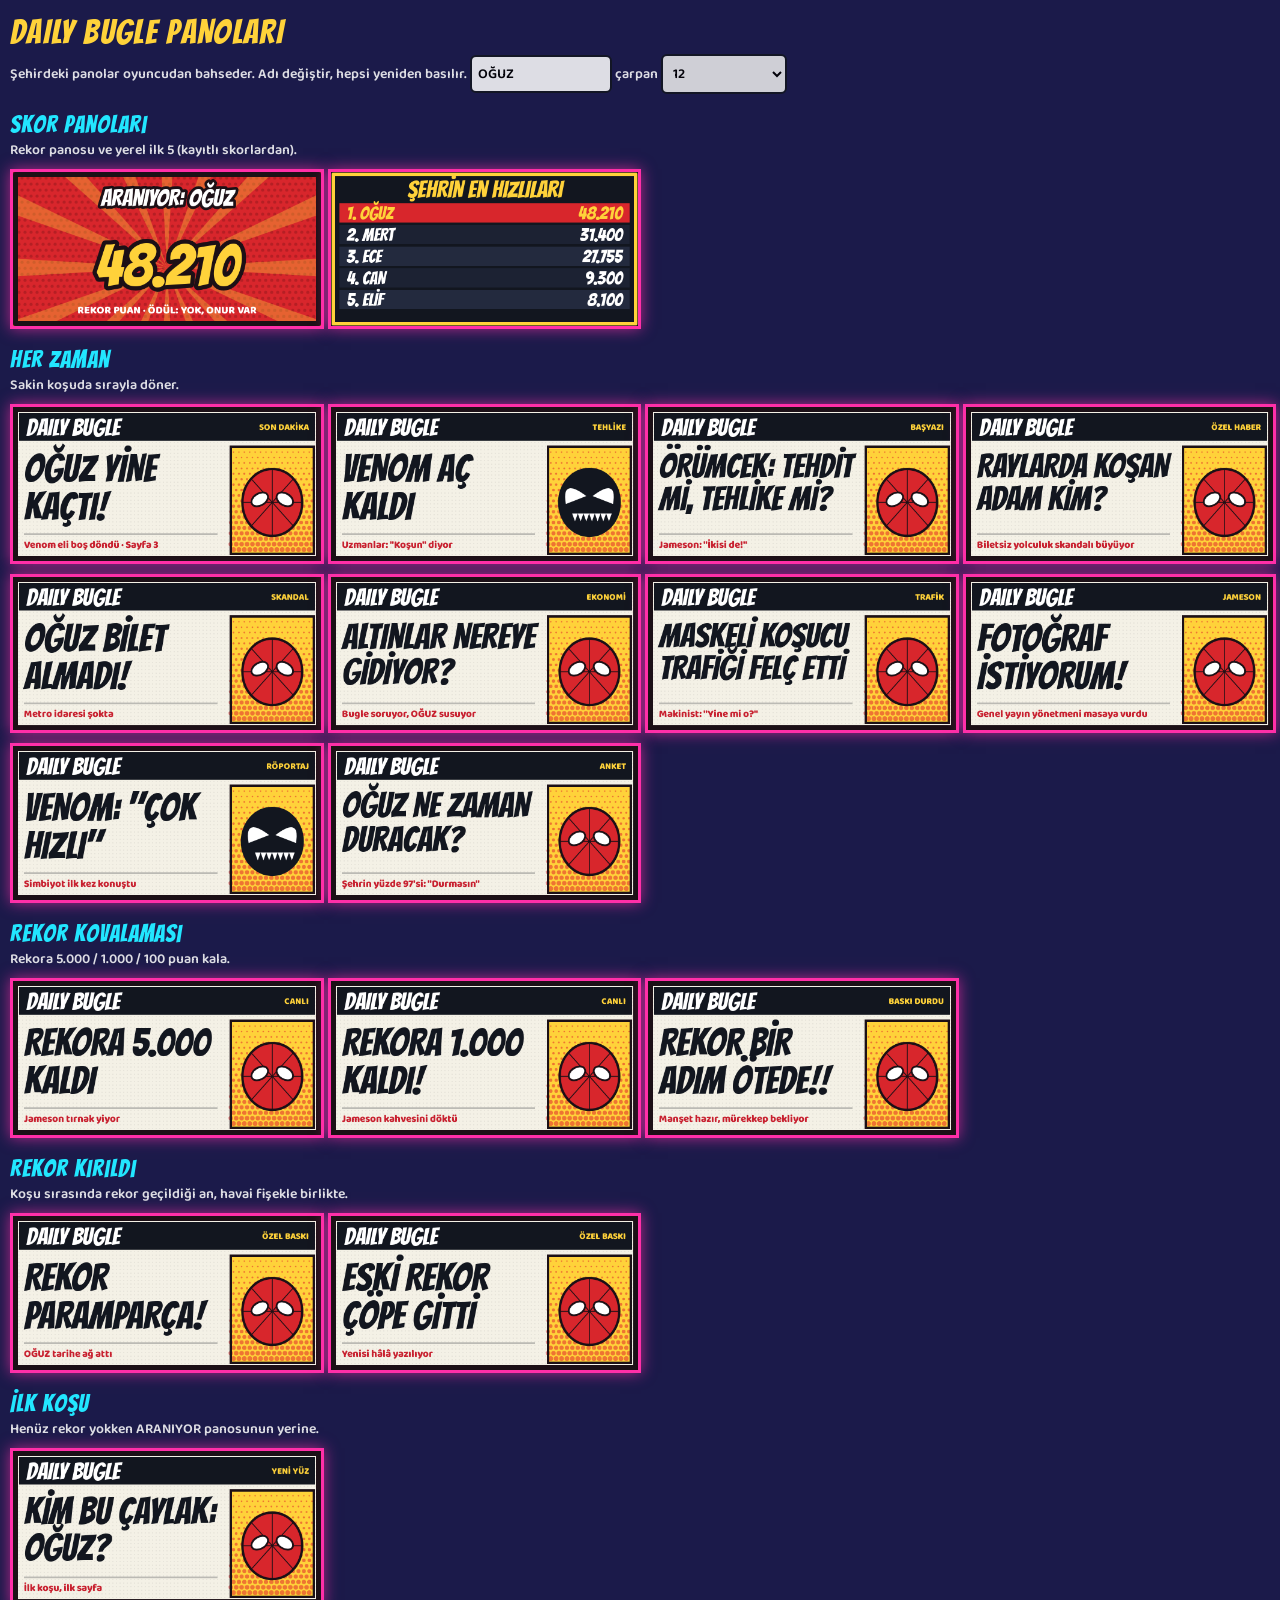
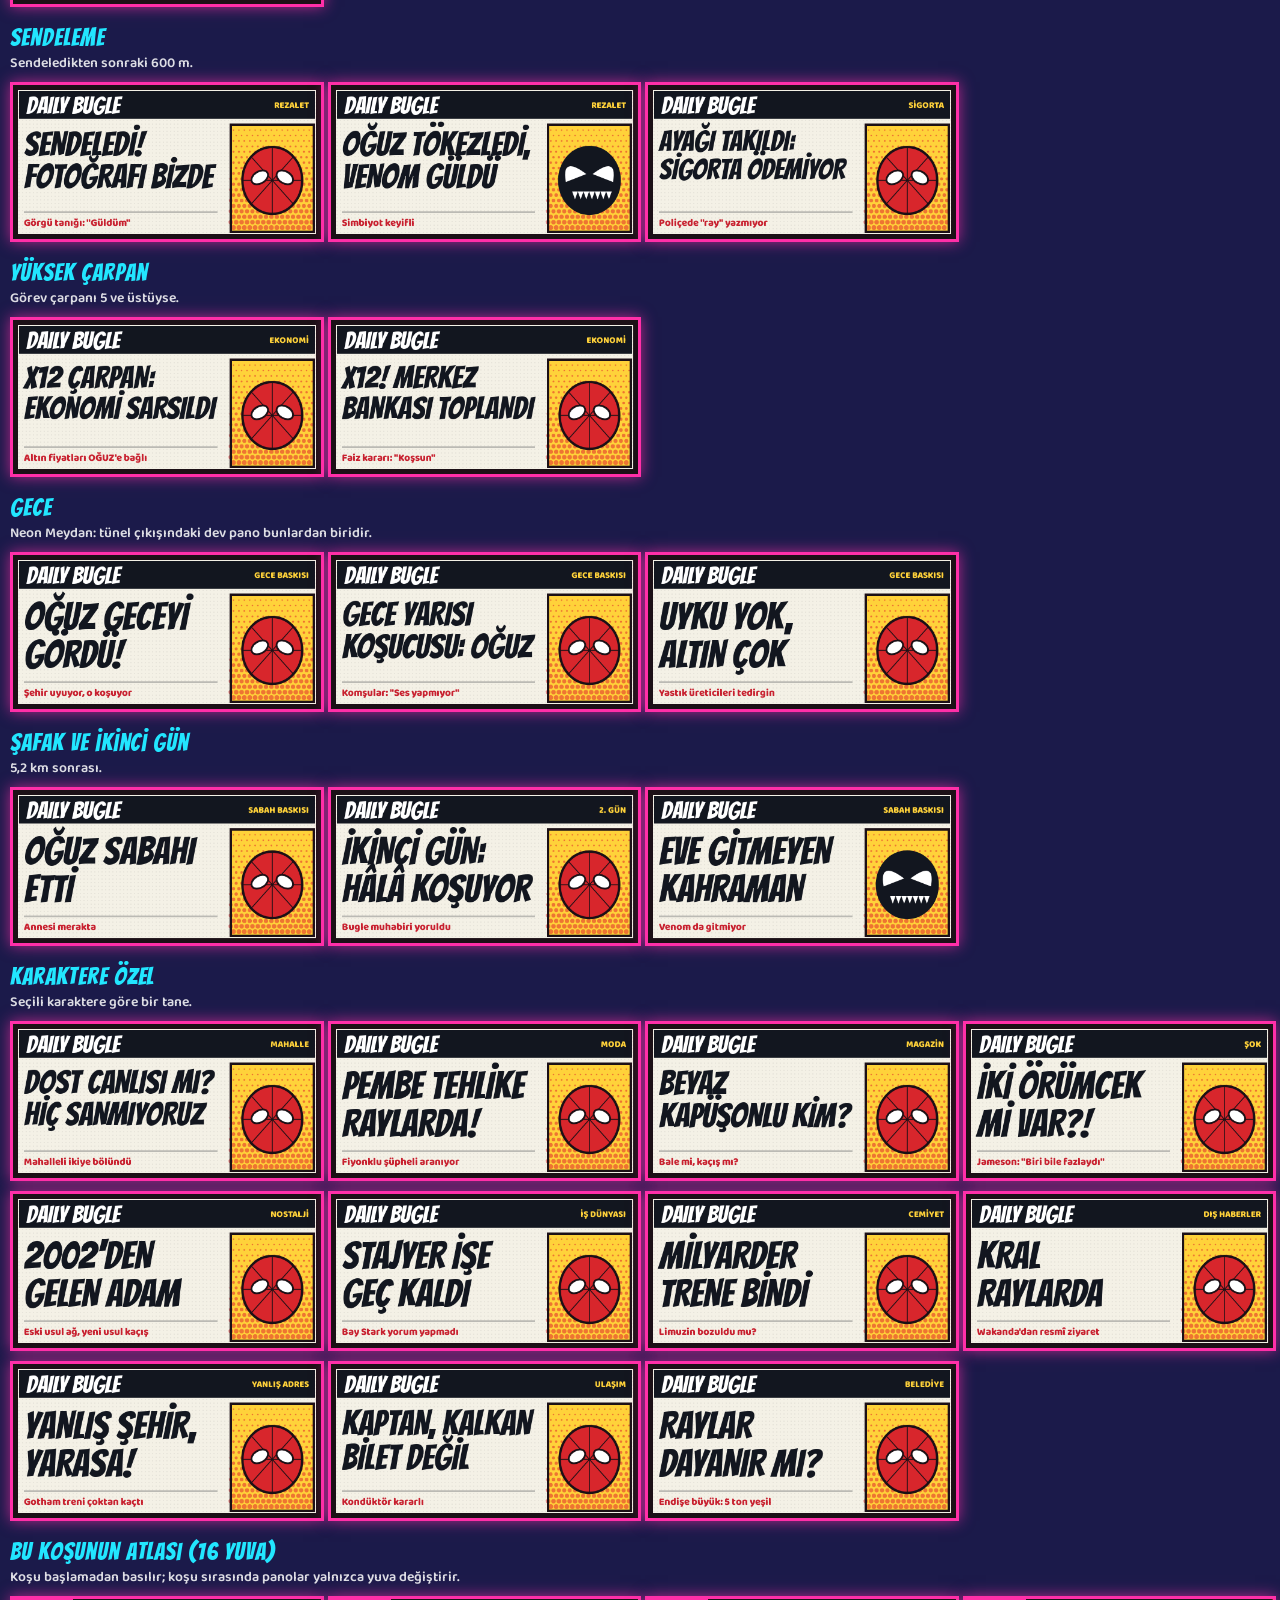
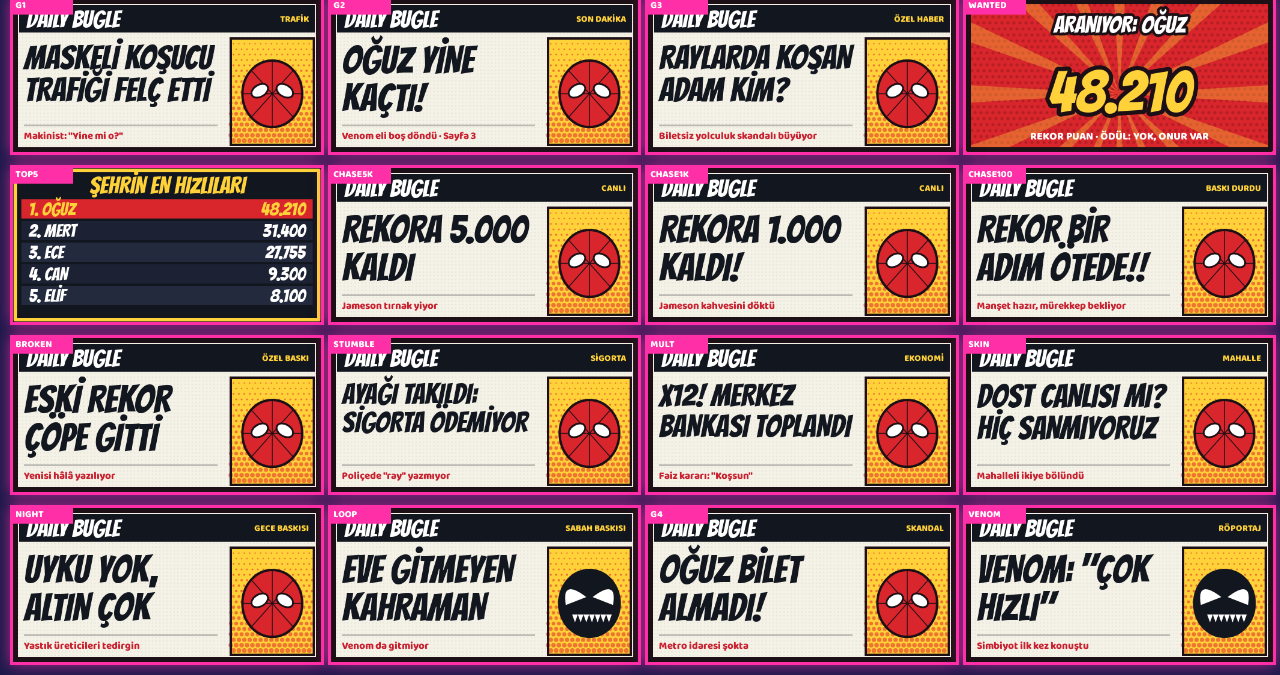
<file: tasarim/proto/11-3-bugle.html>
<!doctype html>
<html lang="tr">
<head>
<meta charset="utf-8">
<meta name="viewport" content="width=device-width,initial-scale=1">
<title>11.3 Daily Bugle panoları</title>
<link rel="stylesheet" href="https://fonts.googleapis.com/css2?family=Bangers&family=Baloo+2:wght@600;800&display=swap">
<style>
  body { margin: 0; padding: 10px; background: #1b1a4a; color: #fff; font: 600 14px 'Baloo 2', system-ui, sans-serif; }
  h1 { font: 34px Bangers, sans-serif; letter-spacing: .04em; color: #ffd23a; margin: 4px 0; }
  h2 { font: 24px Bangers, sans-serif; letter-spacing: .04em; color: #22e6ff; margin: 18px 0 2px; }
  p { margin: 2px 0 8px; opacity: .85; }
  .row { display: grid; grid-template-columns: repeat(auto-fill, minmax(300px, 1fr)); gap: 10px; }
  canvas { width: 100%; height: auto; display: block; border: 3px solid #ff2fa8; box-shadow: 0 0 14px #ff2fa8aa; }
  input, select { font: inherit; padding: 6px; border-radius: 6px; border: 2px solid #12161f; width: 9em; }
</style>
</head>
<body>
<h1>DAILY BUGLE PANOLARI</h1>
<p>Şehirdeki panolar oyuncudan bahseder. Adı değiştir, hepsi yeniden basılır.
  <input id="name" maxlength="12"> çarpan <select id="mult"><option>5</option><option>8</option><option selected>12</option></select></p>
<div id="out"></div>
<script type="module">
// Every headline of tasarim/11-3-bugle.md drawn with the real board painter (sehir-tex.js).
import * as T from './sehir-tex.js';
import { HEADLINES, buildSlots, SLOT } from './11-3-mansetler.js';
await document.fonts.load("64px 'Bangers'", 'ÖĞÜŞİ'); await document.fonts.load("800 16px 'Baloo 2'", 'ÖĞÜŞİ');
const out = document.getElementById('out'), nameEl = document.getElementById('name'), multEl = document.getElementById('mult');
let list = [], skin = 'spider';
try { list = JSON.parse(localStorage.getItem('spidey.scores') || '[]'); nameEl.value = localStorage.getItem('spidey.name') || ''; skin = localStorage.getItem('spidey.skin') || skin; } catch (e) { /* defaults: private mode or broken save */ }
if (!Array.isArray(list)) list = [];
if (!nameEl.value) nameEl.value = 'OĞUZ';
if (!list.length) list = [{ n: 'OĞUZ', s: 48210 }, { n: 'MERT', s: 31400 }, { n: 'ECE', s: 27755 }, { n: 'CAN', s: 9300 }, { n: 'ELİF', s: 8100 }];
const TITLES = { generic: ['Her zaman', 'Sakin koşuda sırayla döner.'], chase: ['Rekor kovalaması', 'Rekora 5.000 / 1.000 / 100 puan kala.'], broken: ['Rekor kırıldı', 'Koşu sırasında rekor geçildiği an, havai fişekle birlikte.'],
  first: ['İlk koşu', 'Henüz rekor yokken ARANIYOR panosunun yerine.'], stumble: ['Sendeleme', 'Sendeledikten sonraki 600 m.'], mult: ['Yüksek çarpan', 'Görev çarpanı 5 ve üstüyse.'],
  night: ['Gece', 'Neon Meydan: tünel çıkışındaki dev pano bunlardan biridir.'], loop: ['Şafak ve ikinci gün', '5,2 km sonrası.'], skin: ['Karaktere özel', 'Seçili karaktere göre bir tane.'] };
function draw() {
  out.innerHTML = '';
  const name = nameEl.value.toLocaleUpperCase('tr-TR'), best = list.reduce((m, e) => Math.max(m, e.s || 0), 0), mult = +multEl.value;
  const fill = (t) => t.replaceAll('{N}', name).replaceAll('{X}', mult);
  const sec = (title, note) => { const h = document.createElement('h2'); h.textContent = title; out.appendChild(h); const p = document.createElement('p'); p.textContent = note; out.appendChild(p); const r = document.createElement('div'); r.className = 'row'; out.appendChild(r); return r; };
  const cv = (row, paint) => { const c = document.createElement('canvas'); c.width = 512; c.height = 256; paint(c.getContext('2d')); row.appendChild(c); };
  let r = sec('Skor panoları', 'Rekor panosu ve yerel ilk 5 (kayıtlı skorlardan).');
  cv(r, (g) => T.drawRecordBoard(g, 0, 0, 512, 256, name, best));
  cv(r, (g) => T.drawTopFive(g, 0, 0, 512, 256, list, name));
  for (const key of Object.keys(TITLES)) {
    r = sec(...TITLES[key]);
    const rows = Array.isArray(HEADLINES[key]) ? HEADLINES[key] : Object.values(HEADLINES[key]);
    for (const [kicker, headline, sub, photo] of rows) cv(r, (g) => T.drawBuglePage(g, 0, 0, 512, 256, { kicker, headline: fill(headline), sub: fill(sub), photo }));
  }
  r = sec('Bu koşunun atlası (16 yuva)', 'Koşu başlamadan basılır; koşu sırasında panolar yalnızca yuva değiştirir.');
  const slots = buildSlots({ name, best, mult, skin, runs: list.length });
  slots.forEach((s, i) => cv(r, (g) => {
    if (s.type === 'wanted') T.drawRecordBoard(g, 0, 0, 512, 256, name, best);
    else if (s.type === 'top5') T.drawTopFive(g, 0, 0, 512, 256, list, name);
    else T.drawBuglePage(g, 0, 0, 512, 256, { kicker: s.row[0], headline: s.row[1], sub: s.row[2], photo: s.row[3] });
    g.fillStyle = '#ff2fa8'; g.fillRect(0, 0, 100, 26); g.fillStyle = '#fff'; g.font = "800 16px 'Baloo 2'"; g.textAlign = 'left'; g.textBaseline = 'top'; g.fillText(Object.keys(SLOT).find((k) => SLOT[k] === i) || i, 4, 4);
  }));
}
nameEl.oninput = draw; multEl.onchange = draw;
draw();
</script>
</body>
</html>
</file>
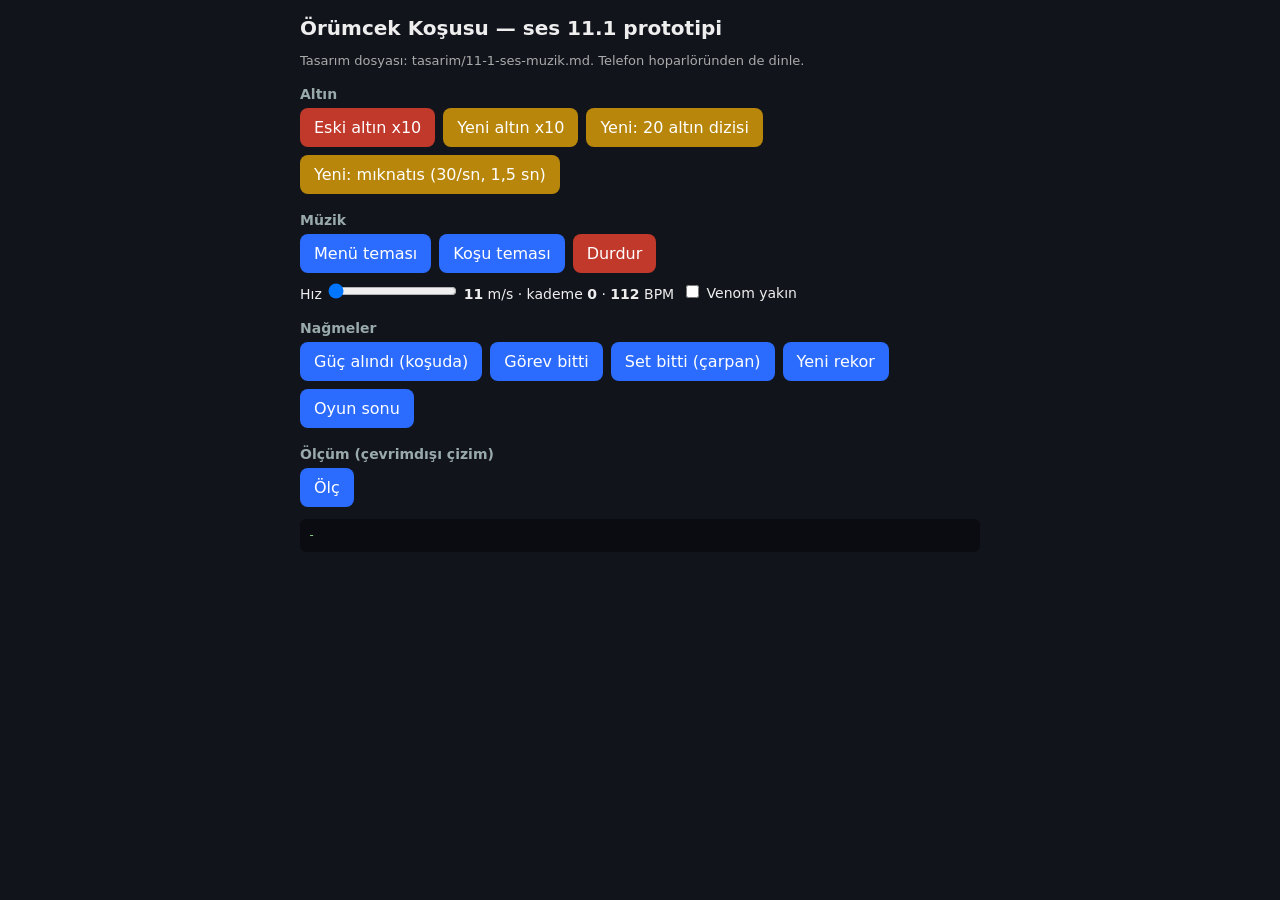
<file: tasarim/proto/ses.html>
<!doctype html>
<html lang="tr">
<head>
<meta charset="utf-8">
<meta name="viewport" content="width=device-width, initial-scale=1">
<title>Ses tasarımı 11.1</title>
<style>
  body { font-family: system-ui, sans-serif; background: #12141c; color: #eee; margin: 0 auto; padding: 16px; max-width: 680px; }
  h1 { font-size: 20px; margin: 0 0 4px; } h2 { font-size: 14px; color: #9aa; margin: 18px 0 6px; }
  .row { display: flex; flex-wrap: wrap; gap: 8px; align-items: center; }
  button { font: inherit; padding: 10px 14px; border: 0; border-radius: 8px; background: #2b6cff; color: #fff; cursor: pointer; }
  button.alt { background: #c0392b; } button.gold { background: #b8860b; }
  pre { font: 12px/1.45 monospace; color: #8c8; white-space: pre-wrap; background: #0b0c11; padding: 8px; border-radius: 6px; }
  label { font-size: 14px; }
</style>
</head>
<body>
<h1>Örümcek Koşusu — ses 11.1 prototipi</h1>
<p style="font-size:13px;color:#aaa">Tasarım dosyası: tasarim/11-1-ses-muzik.md. Telefon hoparlöründen de dinle.</p>

<h2>Altın</h2>
<div class="row">
  <button id="coinOld" class="alt">Eski altın x10</button>
  <button id="coinNew" class="gold">Yeni altın x10</button>
  <button id="coinLong" class="gold">Yeni: 20 altın dizisi</button>
  <button id="coinMag" class="gold">Yeni: mıknatıs (30/sn, 1,5 sn)</button>
</div>

<h2>Müzik</h2>
<div class="row">
  <button id="menu">Menü teması</button>
  <button id="run">Koşu teması</button>
  <button id="stop" class="alt">Durdur</button>
</div>
<div class="row" style="margin-top:8px">
  <label>Hız <input id="speed" type="range" min="11" max="39" step="0.5" value="11"> <b id="speedV">11</b> m/s
  · kademe <b id="tierV">0</b> · <b id="bpmV">112</b> BPM</label>
  <label><input id="tension" type="checkbox"> Venom yakın</label>
</div>

<h2>Nağmeler</h2>
<div class="row">
  <button id="pickup">Güç alındı (koşuda)</button>
  <button id="mDone">Görev bitti</button>
  <button id="mSet">Set bitti (çarpan)</button>
  <button id="record">Yeni rekor</button>
  <button id="closing">Oyun sonu</button>
</div>

<h2>Ölçüm (çevrimdışı çizim)</h2>
<div class="row"><button id="measure">Ölç</button></div>
<pre id="log">-</pre>

<script type="module">
import * as P from './ses-proto.js';
const $ = (id) => document.getElementById(id);
let ctx = null, E = null, seq = null, timer = 0, stopCrackle = null;
const state = { speed: 11, tension: false };
let song = null;
function live() {
  if (!ctx) { ctx = new AudioContext({ latencyHint: 'interactive' }); E = P.makeEngine(ctx); }
  if (ctx.state !== 'running') ctx.resume();
  return E;
}
function stopSong() {
  clearInterval(timer); seq = null; song = null;
  if (stopCrackle) { stopCrackle(); stopCrackle = null; }
}
function startSong(kind) {
  stopSong(); live();
  song = kind === 'menu' ? P.menuSong(E) : P.runSong(E, state);
  if (kind === 'menu') stopCrackle = P.crackleStart(E, ctx.currentTime + 0.05);
  E.g.fade.gain.cancelScheduledValues(0); E.g.fade.gain.value = 0; E.g.fade.gain.setTargetAtTime(P.SCENE_GAIN[kind], ctx.currentTime, kind === 'menu' ? 0.8 : 0.01);
  seq = new P.Seq(song); seq.start(ctx.currentTime + 0.1);
  timer = setInterval(() => {
    if (seq.next < ctx.currentTime - 0.05) seq.next = ctx.currentTime + 0.05; // gap guard
    seq.run(ctx.currentTime + 0.12);
  }, 25);
}
const st = () => ({ streak: 0, lastCoin: -10, lastPlay: -10 });
$('coinOld').onclick = () => { live(); const t = ctx.currentTime + 0.05; for (let i = 0; i < 10; i++) P.coinOld(E, t + i * 0.12, i); };
function coins(n, gap) { live(); const s = st(), t0 = ctx.currentTime + 0.05; for (let i = 0; i < n; i++) { const k = P.coinNext(s, i * gap); if (k >= 0) P.coinNew(E, t0 + i * gap, k); } }
$('coinNew').onclick = () => coins(10, 0.12);
$('coinLong').onclick = () => coins(20, 0.12);
$('coinMag').onclick = () => coins(45, 1 / 30);
$('menu').onclick = () => startSong('menu');
$('run').onclick = () => startSong('run');
$('stop').onclick = stopSong;
$('speed').oninput = (e) => { state.speed = +e.target.value; $('speedV').textContent = state.speed; $('tierV').textContent = P.tierFor(state.speed); $('bpmV').textContent = P.bpmFor(state.speed); };
$('tension').onchange = (e) => { state.tension = e.target.checked; if (E) P.setTension(E, state.tension, ctx.currentTime); };
$('pickup').onclick = () => { if (song && song.pickupAt !== undefined) P.ST.pickup(E, song, ctx.currentTime); };
$('mDone').onclick = () => { live(); P.ST.missionDone(E, ctx.currentTime + 0.02); };
$('mSet').onclick = () => { live(); P.ST.missionSet(E, ctx.currentTime + 0.02); };
$('record').onclick = () => { stopSong(); live(); P.ST.record(E, ctx.currentTime + 0.05); };
$('closing').onclick = () => { stopSong(); live(); P.ST.closing(E, ctx.currentTime + 0.05); };

// ---------- offline measurement ----------
const SR = 44100;
const db = (x) => (x > 0 ? (20 * Math.log10(x)).toFixed(1) : '-inf');
async function render(seconds, scenario, band = null) {
  const oc = new OfflineAudioContext(1, Math.ceil(SR * seconds), SR);
  const e = P.makeEngine(oc, { band });
  // offline: every note is scheduled before rendering, so the live pool would fill at once;
  // count concurrent oscillator / noise sources from their start-stop times instead
  e.pool = { used: 0, claim: () => true, release() {} }; e.trace = [];
  scenario(e, oc);
  const ev = []; for (const [a, b] of e.trace) ev.push([a, 1], [b, -1]);
  ev.sort((x, y) => x[0] - y[0] || x[1] - y[1]); let cur = 0, maxVoices = 0;
  for (const [, k] of ev) { cur += k; maxVoices = Math.max(maxVoices, cur); }
  const b = await oc.startRendering();
  const d = b.getChannelData(0); let peak = 0, sum = 0, win = Math.floor(SR * 0.3), ws = 0, maxWin = 0;
  for (let i = 0; i < d.length; i++) {
    const v = d[i] * d[i]; peak = Math.max(peak, Math.abs(d[i])); sum += v; ws += v;
    if (i >= win) ws -= d[i - win] * d[i - win];
    if (i >= win) maxWin = Math.max(maxWin, ws / win);
  }
  return { peak, rms: Math.sqrt(sum / d.length), maxRms300: Math.sqrt(maxWin), maxVoices, poolEnd: 0 };
}
function seqFor(e, kind, s, bars, tension) {
  const state = { speed: s, tension };
  const song = kind === 'menu' ? P.menuSong(e) : P.runSong(e, state);
  e.g.fade.gain.value = P.SCENE_GAIN[kind];
  if (tension) P.setTension(e, true, 0);
  const q = new P.Seq(song); q.start(0.05); q.run(bars * 16 * 15 / q.bpm + 0.05);
  return song;
}
$('measure').onclick = async () => {
  const L = []; const HARSH = [2000, 5000], PHONE = [250, 6000];
  const row = (name, r, rb) => L.push(`${name.padEnd(30)} peak ${db(r.peak).padStart(6)} dBFS  rms300max ${db(r.maxRms300).padStart(6)}  rms ${db(r.rms).padStart(6)}` +
    (rb ? `  | band rms300max ${db(rb.maxRms300).padStart(6)}` : '') + (r.maxVoices ? `  sources<=${r.maxVoices}` : ''));
  $('log').textContent = 'çiziliyor...';
  const oldC = (e) => { for (let i = 0; i < 10; i++) P.coinOld(e, 0.05 + i * 0.12, i); };
  const newC = (e) => { const s = st(); for (let i = 0; i < 10; i++) { const k = P.coinNext(s, i * 0.12); P.coinNew(e, 0.05 + i * 0.12, k); } };
  const magC = (e) => { const s = st(); for (let i = 0; i < 45; i++) { const k = P.coinNext(s, i / 30); if (k >= 0) P.coinNew(e, 0.05 + i / 30, k); } };
  const jumps = (e) => { for (let i = 0; i < 4; i++) P.jump(e, 0.05 + i * 0.4); };
  row('coin old x10', await render(1.6, oldC), await render(1.6, oldC, HARSH));
  row('coin new x10', await render(1.6, newC), await render(1.6, newC, HARSH));
  row('coin new magnet 30/s', await render(1.8, magC), await render(1.8, magC, HARSH));
  row('coin new x10 (phone band)', await render(1.6, newC), await render(1.6, newC, PHONE));
  row('jump x4 (reference sfx)', await render(1.8, jumps), await render(1.8, jumps, PHONE));
  const menu = (e) => { seqFor(e, 'menu', 11, 8, false); };
  row('menu theme 8 bars', await render(8 * 16 * 15 / 84 + 2, menu), await render(8 * 16 * 15 / 84 + 2, menu, PHONE));
  for (const [s, ten] of [[11, false], [18, false], [24, false], [39, false], [39, true]]) {
    const bpm = P.bpmFor(s), dur = 8 * 16 * 15 / bpm + 1.5;
    const sc = (e) => { seqFor(e, 'run', s, 8, ten); };
    row(`run tier ${P.tierFor(s)} ${bpm}bpm${ten ? ' +venom' : ''}`, await render(dur, sc), await render(dur, sc, PHONE));
  }
  const busy = (e) => { seqFor(e, 'run', 39, 8, true); magC(e); jumps(e); P.ST.missionSet(e, 1.0); };
  row('busiest: T4+venom+magnet+jump+set', await render(8 * 16 * 15 / 128 + 1.5, busy));
  const rec = (e) => P.ST.record(e, 0.05), clo = (e) => P.ST.closing(e, 0.05);
  row('stinger record', await render(4.5, rec), await render(4.5, rec, PHONE));
  row('stinger closing', await render(6.5, clo), await render(6.5, clo, PHONE));
  row('stinger missionDone', await render(2.5, (e) => P.ST.missionDone(e, 0.05)));
  $('log').textContent = L.join('\n');
  window.__measure = L;
};
</script>
</body>
</html>
</file>
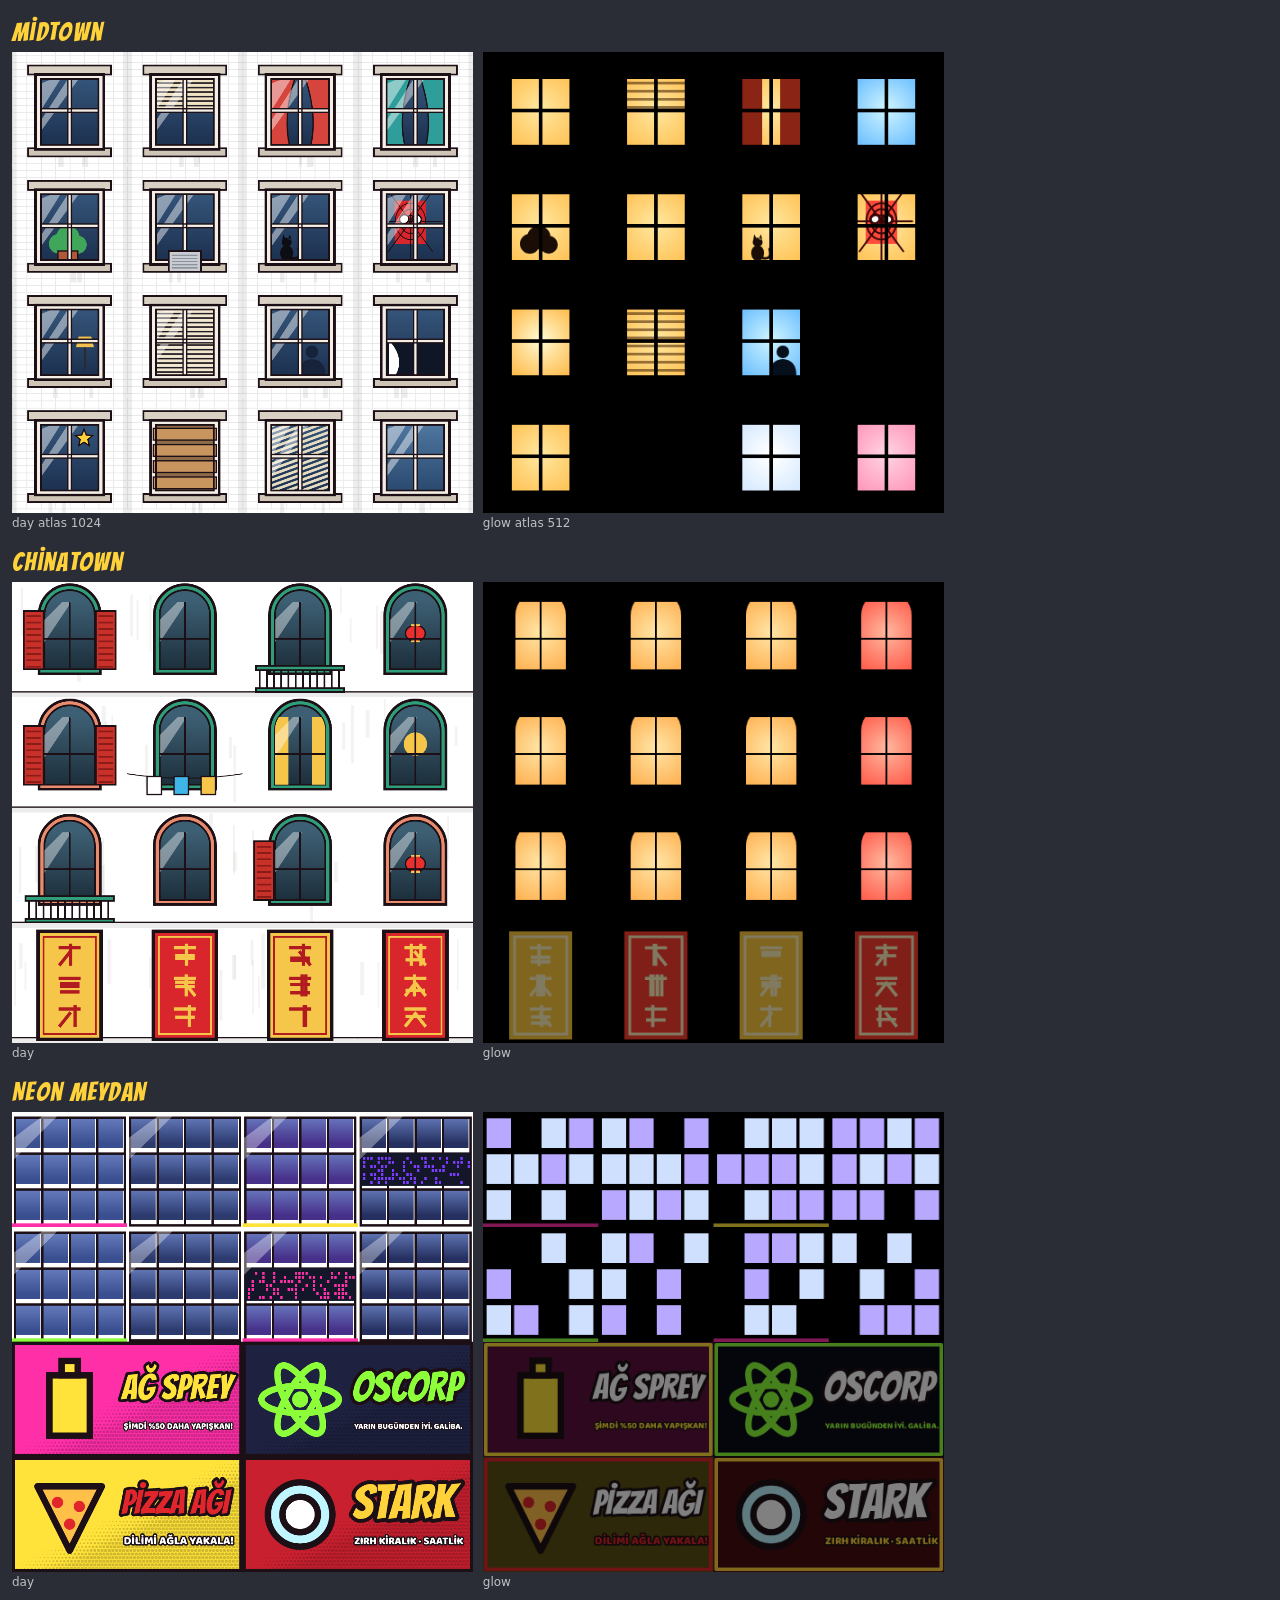
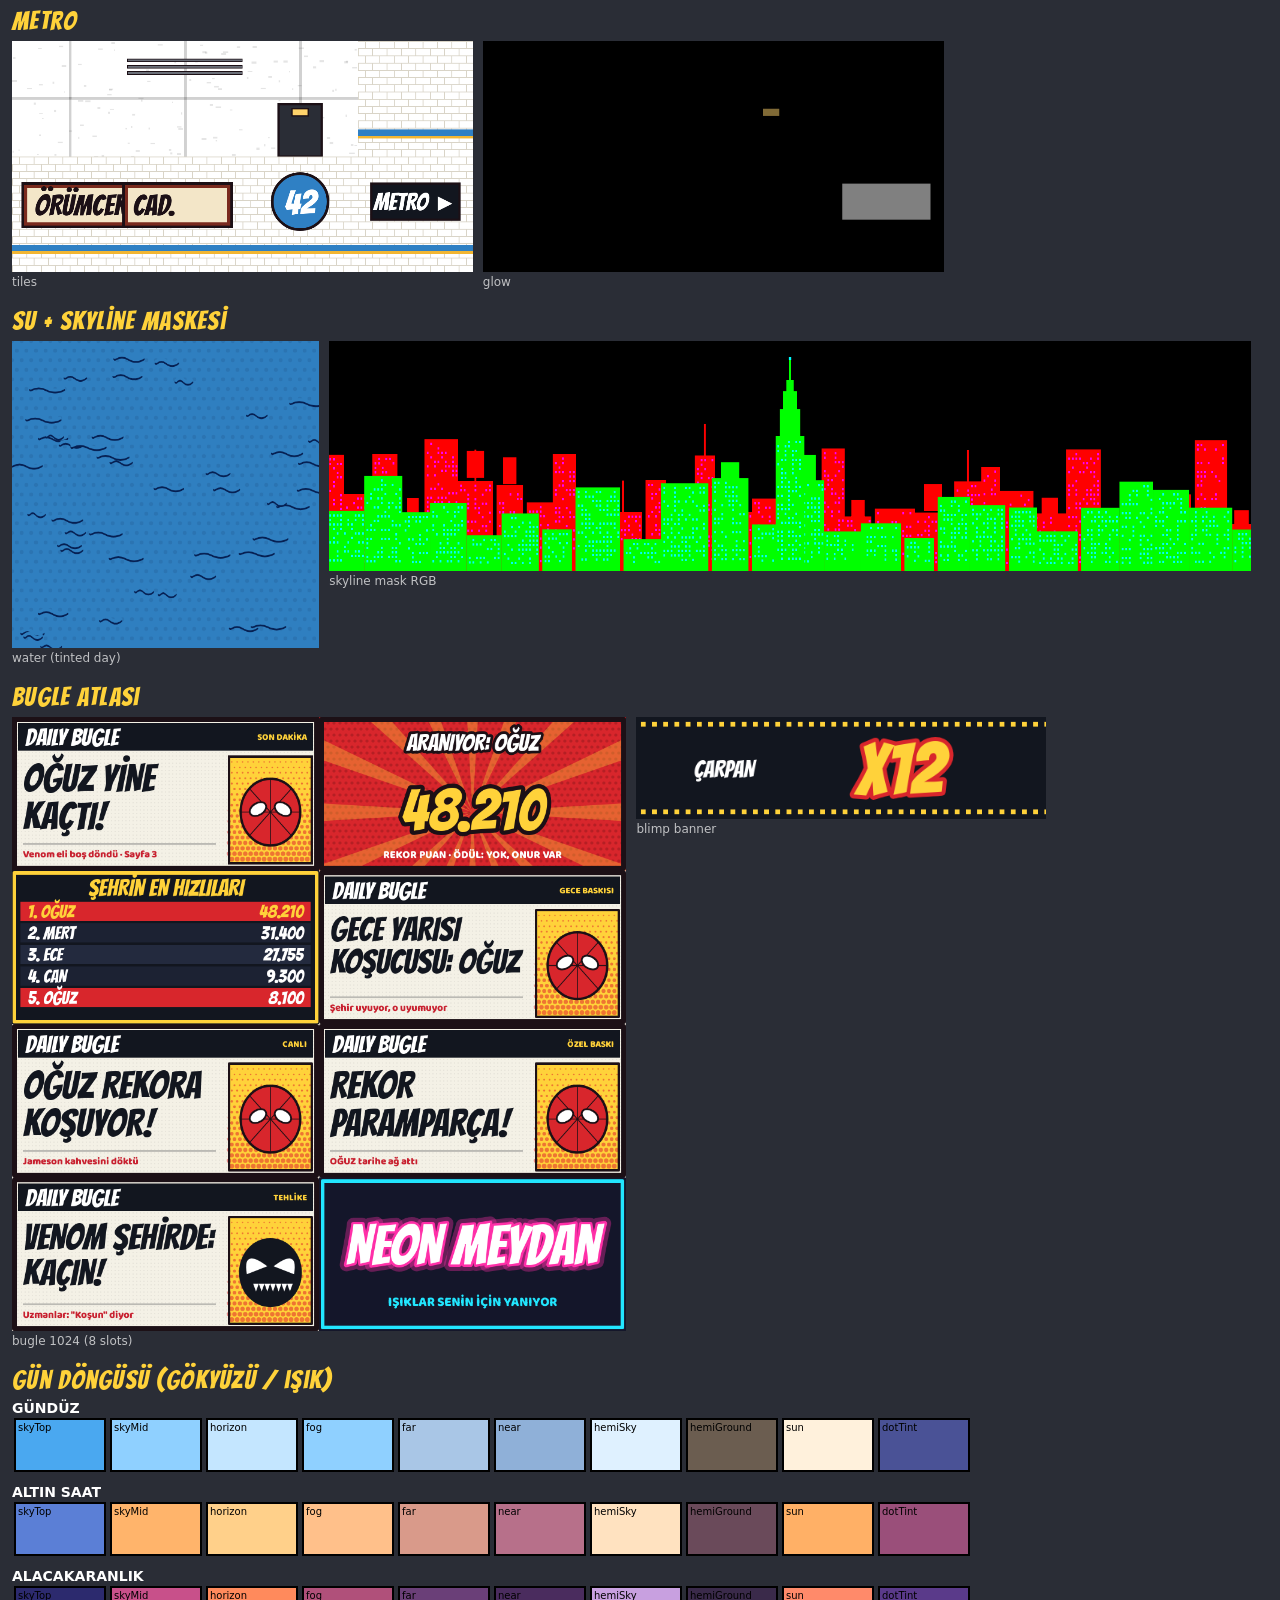
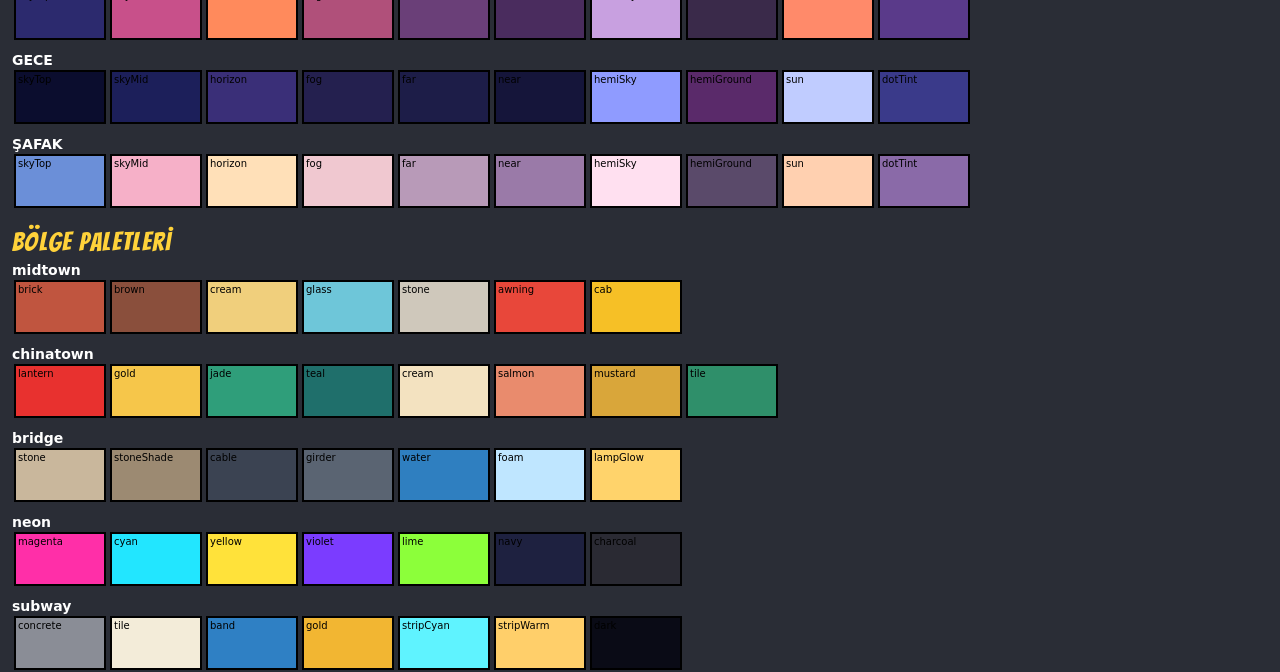
<file: tasarim/proto/sheet.html>
<!doctype html>
<html lang="tr">
<head>
<meta charset="utf-8">
<meta name="viewport" content="width=device-width,initial-scale=1">
<title>11.3 doku sayfası</title>
<link rel="stylesheet" href="https://fonts.googleapis.com/css2?family=Bangers&family=Baloo+2:wght@600;800&display=swap">
<style>
  body { margin: 0; background: #2a2d36; color: #fff; font: 14px system-ui; }
  h2 { margin: 18px 12px 6px; font: 26px Bangers, sans-serif; letter-spacing: .05em; color: #ffd23a; }
  .row { display: flex; flex-wrap: wrap; gap: 10px; padding: 0 12px; }
  canvas { background: #000; max-width: 100%; height: auto; image-rendering: auto; }
  .lbl { font-size: 12px; opacity: .7; }
  .sw { display: inline-block; width: 92px; height: 54px; margin: 2px; border: 2px solid #000; font-size: 10px; color: #000; padding: 2px; box-sizing: border-box; vertical-align: top; }
</style>
</head>
<body>
<div id="out"></div>
<script type="module">
import * as T from './sehir-tex.js';
import { PHASES, DISTRICT_PAL } from './tables.js';
await document.fonts.load("64px 'Bangers'", 'ÖĞÜŞİ'); await document.fonts.load("800 16px 'Baloo 2'", 'ÖĞÜŞİ');
const out = document.getElementById('out');
function sec(title) { const h = document.createElement('h2'); h.textContent = title; out.appendChild(h); const r = document.createElement('div'); r.className = 'row'; out.appendChild(r); return r; }
function cv(row, w, h, draw, show = 0.5, label = '') {
  const c = document.createElement('canvas'); c.width = w; c.height = h; c.style.width = (w * show) + 'px';
  draw(c.getContext('2d'), w, h);
  const box = document.createElement('div'); box.appendChild(c);
  if (label) { const l = document.createElement('div'); l.className = 'lbl'; l.textContent = label; box.appendChild(l); }
  row.appendChild(box); return c;
}
let r = sec('Midtown');
cv(r, 1024, 1024, T.drawMidtownAtlas, 0.45, 'day atlas 1024');
cv(r, 512, 512, T.drawMidtownGlow, 0.9, 'glow atlas 512');
r = sec('Chinatown');
cv(r, 1024, 1024, T.drawChinatownAtlas, 0.45, 'day');
cv(r, 512, 512, T.drawChinatownGlow, 0.9, 'glow');
r = sec('Neon Meydan');
cv(r, 1024, 1024, T.drawNeonAtlas, 0.45, 'day');
cv(r, 512, 512, T.drawNeonGlow, 0.9, 'glow');
r = sec('Metro');
cv(r, 1024, 512, T.drawTunnelAtlas, 0.45, 'tiles');
cv(r, 512, 256, T.drawTunnelGlow, 0.9, 'glow');
r = sec('Su + skyline maskesi');
cv(r, 512, 512, (g) => { T.drawWater(g); g.globalCompositeOperation = 'multiply'; g.fillStyle = '#2f7fc0'; g.fillRect(0, 0, 512, 512); }, 0.6, 'water (tinted day)');
cv(r, 2048, 512, (g) => T.drawSkylineMask(g), 0.45, 'skyline mask RGB');
r = sec('Bugle atlası');
cv(r, 1024, 1024, (g) => {
  const name = 'OĞUZ';
  const s = (i) => [(i % 2) * 512, Math.floor(i / 2) * 256, 512, 256];
  T.drawBuglePage(g, ...s(0), { kicker: 'SON DAKİKA', headline: name + ' YİNE KAÇTI!', sub: 'Venom eli boş döndü · Sayfa 3' });
  T.drawRecordBoard(g, ...s(1), name, 48210);
  T.drawTopFive(g, ...s(2), [{ n: 'OĞUZ', s: 48210 }, { n: 'MERT', s: 31400 }, { n: 'ECE', s: 27755 }, { n: 'CAN', s: 9300 }, { n: 'OĞUZ', s: 8100 }], name);
  T.drawBuglePage(g, ...s(3), { kicker: 'GECE BASKISI', headline: 'GECE YARISI KOŞUCUSU: ' + name, sub: 'Şehir uyuyor, o uyumuyor', photo: 'spidey' });
  T.drawBuglePage(g, ...s(4), { kicker: 'CANLI', headline: name + ' REKORA KOŞUYOR!', sub: 'Jameson kahvesini döktü' });
  T.drawBuglePage(g, ...s(5), { kicker: 'ÖZEL BASKI', headline: 'REKOR PARAMPARÇA!', sub: name + ' tarihe ağ attı', photo: 'spidey' });
  T.drawBuglePage(g, ...s(6), { kicker: 'TEHLİKE', headline: 'VENOM ŞEHİRDE: KAÇIN!', sub: 'Uzmanlar: "Koşun" diyor', photo: 'venom' });
  T.drawDistrictSign(g, ...s(7), 'NEON MEYDAN', 'IŞIKLAR SENİN İÇİN YANIYOR', '#ff2fa8', '#22e6ff');
}, 0.6, 'bugle 1024 (8 slots)');
cv(r, 512, 128, (g) => T.drawBlimpBanner(g, 12), 0.8, 'blimp banner');
r = sec('Gün döngüsü (gökyüzü / ışık)');
for (const p of PHASES) {
  const d = document.createElement('div');
  d.innerHTML = `<b>${p.name}</b><br>` + ['skyTop', 'skyMid', 'horizon', 'fog', 'far', 'near', 'hemiSky', 'hemiGround', 'sun', 'dotTint'].map((k) => `<span class="sw" style="background:#${p[k].toString(16).padStart(6, '0')}">${k}</span>`).join('');
  r.appendChild(d);
}
r = sec('Bölge paletleri');
for (const [id, pal] of Object.entries(DISTRICT_PAL)) {
  const d = document.createElement('div');
  d.innerHTML = `<b>${id}</b><br>` + Object.entries(pal).map(([k, v]) => `<span class="sw" style="background:#${v.toString(16).padStart(6, '0')}">${k}</span>`).join('');
  r.appendChild(d);
}
</script>
</body>
</html>
</file>
<file: ui.css>
/* ui.css (G12) — comic-book look for the menu, HUD, pause and game-over screens.
   Everything lives inside #ui (see index.html). Fonts: Bangers (headings) + Baloo 2
   (body), both with Latin Extended so Turkish letters render. */

#ui {
  --red: #e0262c;
  --red-d: #a8141a;
  --blue: #1a3cb0;
  --navy: #0c1a4a;
  --yellow: #ffd23a;
  --ink: #0d0d14;
  --cream: #fff6dc;
  --font-h: 'Bangers', Impact, 'Arial Black', sans-serif;
  --font-b: 'Baloo 2', system-ui, -apple-system, 'Segoe UI', Roboto, sans-serif;
  --pad: 16px;
  font-family: var(--font-b);
  color: var(--ink);
}
#ui [hidden] { display: none !important; }
#ui * { box-sizing: border-box; }
#ui button { font: inherit; cursor: pointer; touch-action: manipulation; -webkit-tap-highlight-color: transparent; }
#ui input { font: inherit; user-select: text; -webkit-user-select: text; }

/* ---------- shared bits ---------- */
#ui .lbl {
  font-family: var(--font-h);
  letter-spacing: .08em;
  font-size: 14px;
  line-height: 1;
}
#ui .coin-ico {
  display: inline-block;
  width: 26px; height: 26px;
  background: url("data:image/svg+xml,<svg xmlns='http://www.w3.org/2000/svg' viewBox='0 0 32 32'><g stroke='%234D2600' stroke-width='1.3' stroke-linejoin='round'><path d='M3 22v4.5a8 3.2 0 0 0 16 0V22z' fill='%23E09B00'/><path d='M3 25a8 3.2 0 0 0 16 0' fill='none' stroke='%238C4A00' stroke-width='1'/><ellipse cx='11' cy='22' rx='8' ry='3.2' fill='%23FFC700'/><ellipse cx='11' cy='22' rx='5' ry='1.9' fill='%23E09B00' stroke-width='.8'/><path d='M3 17.5v4.5a8 3.2 0 0 0 16 0V17.5z' fill='%23E09B00'/><path d='M3 20.5a8 3.2 0 0 0 16 0' fill='none' stroke='%238C4A00' stroke-width='1'/><ellipse cx='11' cy='17.5' rx='8' ry='3.2' fill='%23FFC700'/><ellipse cx='11' cy='17.5' rx='5' ry='1.9' fill='%23E09B00' stroke-width='.8'/><path d='M3 13v4.5a8 3.2 0 0 0 16 0V13z' fill='%23E09B00'/><path d='M3 16a8 3.2 0 0 0 16 0' fill='none' stroke='%238C4A00' stroke-width='1'/><ellipse cx='11' cy='13' rx='8' ry='3.2' fill='%23FFC700'/><ellipse cx='11' cy='13' rx='5' ry='1.9' fill='%23E09B00' stroke-width='.8'/><g transform='rotate(35 22 21)'><circle cx='22' cy='21' r='8.5' fill='%23FFC700'/><circle cx='22' cy='21' r='5.6' fill='%23E09B00' stroke-width='.9'/><path d='M17.4 22.5a4.8 4.8 0 0 0 8.6 1.6' fill='none' stroke='%238C4A00' stroke-width='1.2'/></g></g><path d='M16.2 17.6a7 7 0 0 1 5-2.6' fill='none' stroke='%23FFFAB3' stroke-width='1.6' stroke-linecap='round'/><ellipse cx='8' cy='12.6' rx='2' ry='.7' fill='%23FFFAB3'/></svg>") center / contain no-repeat;
  flex: none;
}

#ui .btn {
  appearance: none;
  border: 4px solid var(--ink);
  background: var(--red);
  color: #fff;
  font-family: var(--font-h);
  letter-spacing: .06em;
  font-size: 26px;
  line-height: 1;
  padding: 12px 22px;
  min-height: 56px;
  border-radius: 14px;
  box-shadow: 0 6px 0 var(--ink);
  text-shadow: 2px 2px 0 var(--ink);
  transform: rotate(-1.2deg);
  pointer-events: auto;
  transition: transform .06s, box-shadow .06s;
}
#ui .btn:active { transform: translateY(5px) rotate(-1.2deg); box-shadow: 0 1px 0 var(--ink); }
#ui .btn:focus-visible { outline: 4px solid var(--yellow); outline-offset: 3px; }
#ui .btn.big { font-size: 40px; padding: 14px 24px; width: 100%; min-height: 70px; }
#ui .btn.small { font-size: 19px; padding: 10px 12px; min-height: 50px; flex: 1; }
#ui .btn.blue { background: var(--blue); }
#ui .btn.yellow { background: var(--yellow); color: var(--ink); text-shadow: none; }
#ui .btn.ghost { background: var(--cream); color: var(--ink); text-shadow: none; }
#ui .row { display: flex; gap: 10px; width: 100%; }
#ui .row .btn:nth-child(2) { transform: rotate(1.2deg); }
#ui .row .btn:nth-child(2):active { transform: translateY(5px) rotate(1.2deg); }

#ui .card {
  width: 100%;
  background-color: var(--cream);
  background-image: radial-gradient(circle, rgba(224, 38, 44, .16) 1.3px, transparent 1.8px);
  background-size: 9px 9px;
  border: 4px solid var(--ink);
  border-radius: 18px;
  box-shadow: 6px 6px 0 var(--ink);
  padding: 16px;
  display: flex;
  flex-direction: column;
  align-items: center;
  gap: 12px;
}

/* ---------- screens ---------- */
#ui .screen {
  position: absolute;
  inset: 0;
  display: flex;
  flex-direction: column;
  align-items: center;
  overflow-y: auto;
  overflow-x: hidden;
  pointer-events: auto;
  touch-action: pan-y;
  overscroll-behavior: contain;
  padding: max(var(--pad), env(safe-area-inset-top)) max(var(--pad), env(safe-area-inset-right)) max(var(--pad), env(safe-area-inset-bottom)) max(var(--pad), env(safe-area-inset-left));
  background: radial-gradient(ellipse at 50% 45%, rgba(12, 26, 74, .04), rgba(12, 26, 74, .34));
  animation: ui-fade .18s ease-out;
}
#ui .screen.dim { background: rgba(8, 14, 40, .42); }
#ui .stack {
  margin: auto;
  width: 100%;
  max-width: 400px;
  display: flex;
  flex-direction: column;
  align-items: center;
  gap: 16px;
  animation: ui-pop .28s cubic-bezier(.2, 1.4, .4, 1);
}
@keyframes ui-fade { from { opacity: 0; } }
@keyframes ui-pop { from { transform: scale(.85); opacity: 0; } }

#ui .title {
  margin: 0;
  font-family: var(--font-h);
  font-weight: 400;
  font-size: clamp(36px, 11vw, 56px);
  letter-spacing: .05em;
  line-height: 1;
  color: var(--yellow);
  -webkit-text-stroke: 7px var(--ink);
  paint-order: stroke fill;
  text-shadow: 4px 5px 0 var(--ink);
  transform: rotate(-2.5deg);
  text-align: center;
}
#ui .title.burst { color: #fff; text-shadow: 4px 5px 0 var(--red); }

/* ---------- main menu ---------- */
#ui .logo {
  margin: 0 0 4px;
  display: flex;
  flex-direction: column;
  align-items: center;
  font-family: var(--font-h);
  font-weight: 400;
  line-height: .92;
  letter-spacing: .04em;
  -webkit-text-stroke: 9px var(--ink);
  paint-order: stroke fill;
}
#ui .logo span { display: block; text-shadow: 5px 6px 0 var(--ink); }
#ui .logo .l1 { font-size: clamp(54px, 18vw, 92px); color: var(--red); transform: rotate(-4deg); }
#ui .logo .l2 { font-size: clamp(46px, 15vw, 76px); color: var(--yellow); transform: rotate(-2deg) translateX(10px); margin-top: -4px; }

#ui .menu-card { gap: 14px; }
#ui .namebox { width: 100%; display: flex; flex-direction: column; gap: 6px; }
#ui .namebox .lbl { color: var(--blue); }
#ui .namebox input {
  width: 100%;
  height: 54px;
  padding: 0 14px;
  border: 4px solid var(--ink);
  border-radius: 12px;
  background: #fff;
  font-size: 24px;
  font-weight: 800;
  color: var(--ink);
  pointer-events: auto;
  outline: none;
}
#ui .namebox input:focus { border-color: var(--blue); box-shadow: 0 0 0 4px var(--yellow); }
#ui .namebox.shake { animation: ui-shake .4s; }
#ui .namebox.need input { border-color: var(--red); background: #ffe9e7; }
@keyframes ui-shake {
  20% { transform: translateX(-8px); } 40% { transform: translateX(8px); }
  60% { transform: translateX(-5px); } 80% { transform: translateX(5px); }
}
#ui .bestline { font-weight: 800; font-size: 18px; color: var(--navy); text-align: center; line-height: 1.1; }
#ui .bestline b { font-family: var(--font-h); font-weight: 400; font-size: 32px; color: var(--red); letter-spacing: .04em; margin-left: 6px; vertical-align: -3px; }
#ui .bestline small { display: block; font-size: 14px; font-weight: 600; opacity: .7; }
#ui .bestline small:empty { display: none; }

/* ---------- help card ---------- */
#ui .help-card { gap: 6px; padding: 12px 14px; }
#ui .help-list { list-style: none; margin: 0; padding: 0; width: 100%; display: flex; flex-direction: column; gap: 8px; }
#ui .help-list li { display: flex; align-items: center; gap: 12px; }
#ui .chip {
  flex: none;
  min-width: 78px; height: 46px;
  padding: 0 8px;
  display: flex; align-items: center; justify-content: center; gap: 4px;
  background: var(--blue);
  border: 3px solid var(--ink);
  border-radius: 12px;
  box-shadow: 3px 3px 0 var(--ink);
  color: #fff;
}
#ui .chip .arr { width: 26px; height: 26px; }
#ui .chip .arr.l { transform: rotate(-90deg); }
#ui .chip .arr.r { transform: rotate(90deg); }
#ui .chip .arr.d { transform: rotate(180deg); }
#ui .chip .arr.u { color: var(--yellow); }
#ui .chip .arr.l, #ui .chip .arr.r, #ui .chip .arr.d { color: #fff; }
#ui .tap-ico {
  width: 24px; height: 24px; border-radius: 50%;
  border: 4px solid var(--yellow);
  box-shadow: 0 0 0 4px var(--blue), 0 0 0 7px var(--yellow);
  margin: 0 6px;
}
#ui .what { display: flex; flex-direction: column; line-height: 1.1; }
#ui .what b { font-size: 17px; font-weight: 800; color: var(--ink); }
#ui .what small { font-size: 13px; font-weight: 600; color: #4a4f66; }
#ui .help-note { margin: 2px 0 0; font-weight: 800; font-size: 14px; color: var(--navy); }

/* ---------- pause ---------- */
#ui .pause-card { gap: 14px; }
#ui .pause-card .btn { width: 100%; }

/* ---------- game over ---------- */
#ui .over { max-width: 420px; }
#ui .over-card { gap: 10px; }
#ui .o-main { display: flex; flex-direction: column; align-items: center; gap: 8px; width: 100%; }
#ui .o-score { display: flex; flex-direction: column; align-items: center; gap: 2px; }
#ui .o-score .lbl { color: var(--blue); font-size: 18px; }
#ui .o-score b {
  font-family: var(--font-h); font-weight: 400;
  font-size: clamp(64px, 20vw, 96px);
  line-height: .9;
  color: var(--red);
  -webkit-text-stroke: 7px var(--ink);
  paint-order: stroke fill;
  text-shadow: 4px 5px 0 var(--ink);
}
#ui .badge {
  margin-top: 8px;
  font-family: var(--font-h);
  font-size: 24px;
  letter-spacing: .08em;
  padding: 6px 16px;
  background: var(--yellow);
  border: 4px solid var(--ink);
  border-radius: 10px;
  box-shadow: 4px 4px 0 var(--ink);
  transform: rotate(-4deg);
  animation: ui-stamp .5s cubic-bezier(.2, 1.6, .4, 1) .25s backwards;
}
@keyframes ui-stamp { from { transform: scale(2.4) rotate(14deg); opacity: 0; } }
#ui .o-stats { display: flex; gap: 8px; width: 100%; }
#ui .o-stats > div {
  flex: 1;
  display: flex; flex-direction: column; align-items: center; gap: 2px;
  background: #fff; border: 3px solid var(--ink); border-radius: 12px;
  padding: 6px 4px;
  min-width: 0;
}
#ui .o-stats b { font-family: var(--font-h); font-weight: 400; font-size: 26px; letter-spacing: .04em; line-height: 1; }
#ui .o-stats span { font-size: 13px; font-weight: 800; color: #4a4f66; line-height: 1; }
#ui .o-stats .coin-ico { width: 22px; height: 22px; margin-bottom: -2px; }
#ui .o-board { width: 100%; }
#ui .o-board h3 { margin: 0 0 4px; font-family: var(--font-h); font-weight: 400; letter-spacing: .08em; font-size: 18px; color: var(--blue); text-align: center; }
#ui .top5 { list-style: none; margin: 0; padding: 0; display: flex; flex-direction: column; gap: 4px; }
#ui .top5 li {
  display: flex; align-items: center; gap: 8px;
  background: #fff; border: 3px solid var(--ink); border-radius: 10px;
  padding: 3px 10px; font-weight: 800; font-size: 17px; line-height: 1.2;
}
#ui .top5 li.me { background: var(--yellow); }
#ui .top5 .rk { font-family: var(--font-h); font-weight: 400; width: 18px; color: var(--red); font-size: 20px; }
#ui .top5 .nm { flex: 1; min-width: 0; overflow: hidden; text-overflow: ellipsis; white-space: nowrap; }
#ui .top5 .sc { font-family: var(--font-h); font-weight: 400; letter-spacing: .04em; font-size: 20px; }
#ui .top5 .empty { justify-content: center; opacity: .5; font-weight: 600; background: transparent; border-style: dashed; }
#ui .btns { display: flex; flex-direction: column; gap: 12px; width: 100%; }

/* ---------- HUD ---------- */
#ui .hud {
  position: absolute;
  inset: 0;
  pointer-events: none;
  padding: max(10px, env(safe-area-inset-top)) max(12px, env(safe-area-inset-right)) 0 max(12px, env(safe-area-inset-left));
  display: flex;
  flex-direction: column;
  gap: 8px;
}
#ui .hud-top { display: flex; align-items: flex-start; gap: 8px; }
#ui .pill {
  display: flex; align-items: center; gap: 8px;
  background: var(--yellow);
  border: 3px solid var(--ink);
  border-radius: 10px;
  box-shadow: 3px 3px 0 var(--ink);
  padding: 4px 12px 3px;
  transform: rotate(-2deg);
}
#ui .pill b { font-family: var(--font-h); font-weight: 400; font-size: 30px; letter-spacing: .05em; line-height: 1; font-variant-numeric: tabular-nums; }
#ui .pill.score { flex-direction: column; align-items: flex-start; gap: 0; min-width: 96px; margin-right: auto; padding-top: 5px; }
#ui .pill.score .lbl { color: var(--red-d); font-size: 13px; }
#ui .pill.coin { background: #fff; transform: rotate(1.5deg); align-self: flex-start; margin-top: 2px; }
#ui .pill.coin b { font-size: 26px; min-width: 24px; text-align: right; }
#ui .pill.mult {
  align-self: flex-start; margin-top: 2px;
  background: var(--blue); color: #fff;
  font-family: var(--font-h); font-weight: 400; font-size: 26px; letter-spacing: .05em; line-height: 1;
  padding: 8px 10px 6px; transform: rotate(2deg);
  font-variant-numeric: tabular-nums;
}
#ui .pill.mult.gold { background: var(--yellow); color: var(--ink); box-shadow: 3px 3px 0 var(--ink), 0 0 18px rgba(255, 210, 58, .95); }
#ui .pill.mult.pop { animation: ui-mult-pop .26s ease-out; }
@keyframes ui-mult-pop { 40% { transform: rotate(2deg) scale(1.35); } }
#ui .round-btn {
  width: 52px; height: 52px; flex: none;
  border-radius: 50%;
  background: var(--blue);
  border: 4px solid var(--ink);
  box-shadow: 3px 3px 0 var(--ink);
  display: flex; align-items: center; justify-content: center;
  pointer-events: auto;
  padding: 0;
}
#ui .round-btn:active { transform: translate(2px, 2px); box-shadow: 1px 1px 0 var(--ink); }
#ui .pause-ico { width: 18px; height: 20px; border-left: 6px solid #fff; border-right: 6px solid #fff; }

#ui .hud-pow { display: flex; align-items: center; gap: 12px; }
#ui .web-gauge {
  display: flex; align-items: center; gap: 5px;
  background: var(--navy);
  border: 3px solid var(--ink);
  border-radius: 10px;
  box-shadow: 3px 3px 0 var(--ink);
  padding: 4px 8px;
  transform: rotate(-1deg);
  pointer-events: auto;
  cursor: pointer;
  user-select: none;
  touch-action: manipulation;
  transition: transform .12s, box-shadow .12s;
}
#ui .web-gauge:active {
  transform: scale(0.94) rotate(-1deg);
}
#ui .web-gauge.ready {
  animation: ui-gauge-pulse 1.4s ease-in-out infinite;
}
#ui .web-gauge.active {
  animation: ui-gauge-active .6s ease-in-out infinite alternate;
}
@keyframes ui-gauge-pulse {
  0%, 100% { transform: rotate(-1deg) scale(1); }
  50% { transform: rotate(-1deg) scale(1.05); }
}
@keyframes ui-gauge-active {
  0% { transform: rotate(-1deg) scale(1.02); filter: brightness(1.2); }
  100% { transform: rotate(-1deg) scale(1.08); filter: brightness(1.4); }
}

#ui .web-gauge.hulk {
  background: linear-gradient(180deg, #1b4712, #0a2104);
  border-color: #55ee11;
  box-shadow: 0 0 10px rgba(85, 238, 17, .55), 3px 3px 0 var(--ink);
}
#ui .web-gauge.hulk .lbl { color: #88ff33; font-weight: 800; text-shadow: 0 0 6px rgba(100, 255, 30, .8); }
#ui .web-gauge.hulk .slot { border-color: #44aa11; background: #0e2905; }
#ui .web-gauge.hulk .slot.on {
  background: #39ff14;
  border-color: #ffffff;
  color: #0d2605;
  box-shadow: 0 0 14px rgba(57, 255, 20, .95);
}

#ui .web-gauge.cap {
  background: linear-gradient(180deg, #15346b, #091738);
  border-color: #00d9ff;
  box-shadow: 0 0 10px rgba(0, 217, 255, .55), 3px 3px 0 var(--ink);
}
#ui .web-gauge.cap .lbl { color: #80dfff; font-weight: 800; text-shadow: 0 0 6px rgba(0, 217, 255, .8); }
#ui .web-gauge.cap .slot { border-color: #1a4f94; background: #0c1c42; }
#ui .web-gauge.cap .slot.on {
  background: #ffffff;
  border-color: #cc1824;
  color: #1b4da6;
  box-shadow: 0 0 14px rgba(0, 217, 255, .95);
}

#ui .web-gauge.miles {
  background: linear-gradient(180deg, #422600, #1a0f00);
  border-color: #ffaa00;
  box-shadow: 0 0 10px rgba(255, 170, 0, .55), 3px 3px 0 var(--ink);
}
#ui .web-gauge.miles .lbl { color: #ffcc00; font-weight: 800; text-shadow: 0 0 6px rgba(255, 180, 0, .8); }
#ui .web-gauge.miles .slot { border-color: #8f5500; background: #261500; }
#ui .web-gauge.miles .slot.on {
  background: #ffea00;
  border-color: #ffffff;
  color: #ff3300;
  box-shadow: 0 0 14px rgba(255, 234, 0, .95);
}

#ui .web-gauge.kitty {
  background: linear-gradient(180deg, #5c1432, #240713);
  border-color: #ff66b2;
  box-shadow: 0 0 10px rgba(255, 102, 178, .55), 3px 3px 0 var(--ink);
}
#ui .web-gauge.kitty .lbl { color: #ff94c2; font-weight: 800; text-shadow: 0 0 6px rgba(255, 20, 147, .8); }
#ui .web-gauge.kitty .slot { border-color: #c7005a; background: #330017; }
#ui .web-gauge.kitty .slot.on {
  background: #ff66b2;
  border-color: #ffffff;
  color: #ffffff;
  box-shadow: 0 0 14px rgba(255, 20, 147, .95);
}

#ui .web-gauge.batman {
  background: linear-gradient(180deg, #23232b, #0d0d12);
  border-color: #ffe600;
  box-shadow: 0 0 10px rgba(255, 230, 0, .55), 3px 3px 0 var(--ink);
}
#ui .web-gauge.batman .lbl { color: #ffe600; font-weight: 800; text-shadow: 0 0 6px rgba(255, 230, 0, .8); }
#ui .web-gauge.batman .slot { border-color: #555566; background: #121218; }
#ui .web-gauge.batman .slot.on {
  background: #ffe600;
  border-color: #ffffff;
  color: #121218;
  box-shadow: 0 0 14px rgba(255, 230, 0, .95);
}

#ui .web-gauge.raimi {
  background: linear-gradient(180deg, #4a1014, #1a0608);
  border-color: #ee2222;
  box-shadow: 0 0 10px rgba(238, 34, 34, .55), 3px 3px 0 var(--ink);
}
#ui .web-gauge.raimi .lbl { color: #ff6666; font-weight: 800; text-shadow: 0 0 6px rgba(238, 34, 34, .8); }
#ui .web-gauge.raimi .slot { border-color: #881111; background: #260507; }
#ui .web-gauge.raimi .slot.on {
  background: #ffffff;
  border-color: #ee2222;
  color: #ee2222;
  box-shadow: 0 0 14px rgba(238, 34, 34, .95);
}

#ui .web-gauge.ironman {
  background: linear-gradient(180deg, #103444, #061822);
  border-color: #00e5ff;
  box-shadow: 0 0 10px rgba(0, 229, 255, .55), 3px 3px 0 var(--ink);
}
#ui .web-gauge.ironman .lbl { color: #00e5ff; font-weight: 800; text-shadow: 0 0 6px rgba(0, 229, 255, .8); }
#ui .web-gauge.ironman .slot { border-color: #007799; background: #08222e; }
#ui .web-gauge.ironman .slot.on {
  background: #00e5ff;
  border-color: #ffffff;
  color: #061822;
  box-shadow: 0 0 14px rgba(0, 229, 255, .95);
}

#ui .web-gauge.panther {
  background: linear-gradient(180deg, #2d0e4a, #130422);
  border-color: #c77dff;
  box-shadow: 0 0 10px rgba(199, 125, 255, .55), 3px 3px 0 var(--ink);
}
#ui .web-gauge.panther .lbl { color: #c77dff; font-weight: 800; text-shadow: 0 0 6px rgba(199, 125, 255, .8); }
#ui .web-gauge.panther .slot { border-color: #5a189a; background: #1c0630; }
#ui .web-gauge.panther .slot.on {
  background: #c77dff;
  border-color: #ffffff;
  color: #240046;
  box-shadow: 0 0 14px rgba(199, 125, 255, .95);
}
#ui .web-gauge .lbl { color: #fff; margin-right: 2px; }
#ui .slot {
  width: 28px; height: 28px;
  border-radius: 8px;
  border: 3px solid #5b6ba8;
  background: #1a2a66;
  color: #3a4a88;
  display: flex; align-items: center; justify-content: center;
  transition: transform .12s, background .12s, color .12s, border-color .12s;
}
#ui .slot svg { width: 18px; height: 18px; }
#ui .slot.on { background: #fff; border-color: #fff; color: var(--blue); transform: scale(1.08); box-shadow: 0 0 8px rgba(255, 255, 255, .8); }

#ui .iron-badge {
  appearance: none;
  cursor: pointer;
  pointer-events: auto;
  user-select: none;
  -webkit-tap-highlight-color: transparent;
  touch-action: manipulation;
  display: flex; align-items: center; gap: 6px;
  background: linear-gradient(180deg, #ffe27a, #ffb800);
  border: 3px solid var(--ink);
  border-radius: 10px;
  box-shadow: 3px 3px 0 var(--ink);
  padding: 2px 10px 2px 6px;
  transform: rotate(1.5deg);
  transition: transform .08s, box-shadow .08s;
}
#ui .iron-badge:active {
  transform: translateY(2px) rotate(1.5deg);
  box-shadow: 1px 1px 0 var(--ink);
}
#ui .web-gauge .key-hint {
  font-family: var(--font-b);
  font-size: 11px;
  font-weight: 800;
  color: rgba(255, 255, 255, 0.85);
  background: rgba(0, 0, 0, 0.35);
  border: 1px solid rgba(255, 255, 255, 0.2);
  border-radius: 4px;
  padding: 1px 5px;
  line-height: 1.2;
}
#ui .slot .hero-ico { font-size: 18px; line-height: 1; display: flex; align-items: center; justify-content: center; width: 100%; height: 100%; }
#ui .slot .hero-ico svg { width: 18px; height: 18px; display: block; }
#ui .mk-item.consumable {
  background: rgba(255, 215, 0, 0.08);
  border-left: 4px solid var(--gold);
}
#ui .iron-ico { width: 28px; height: 28px; color: var(--red-d); display: flex; }
#ui .iron-ico svg { width: 100%; height: 100%; }
#ui .iron-badge b { font-family: var(--font-h); font-weight: 400; font-size: 26px; line-height: 1; }
#ui .iron-badge b::before { content: '×'; font-size: 18px; margin-right: 1px; }
#ui .iron-badge .hint { font-size: 12px; font-weight: 800; line-height: 1; color: var(--red-d); text-transform: uppercase; animation: ui-blink 1.1s infinite; }
@keyframes ui-blink { 50% { opacity: .35; } }

#ui .ironbar { display: flex; flex-direction: column; gap: 3px; max-width: 360px; }
#ui .ironbar .lbl { color: #fff; text-shadow: 2px 2px 0 var(--ink); font-size: 15px; }
#ui .ironbar .track {
  height: 18px;
  background: #3a1014;
  border: 3px solid var(--ink);
  border-radius: 9px;
  overflow: hidden;
  box-shadow: 3px 3px 0 var(--ink);
}
#ui .ironbar .fill {
  width: 100%; height: 100%;
  background: linear-gradient(180deg, #ffe27a, #ffb800 55%, #e0262c);
  transform-origin: left center;
  transform: scaleX(1);
  will-change: transform;
}
#ui .ironbar.low .fill { animation: ui-blink .45s infinite; }

/* Hero Ultimate Skill HUD bars */
#ui .ironbar.hulk .fill { background: linear-gradient(180deg, #a3f75e, #5dbb1e 55%, #1d6e07); }
#ui .ironbar.cap .fill { background: linear-gradient(180deg, #ffffff, #2556b4 55%, #c4202d); }
#ui .ironbar.miles .fill { background: linear-gradient(180deg, #fff77a, #ffaa00 55%, #ff2200); }
#ui .ironbar.kitty .fill { background: linear-gradient(180deg, #ffb6c1, #ff66b2 55%, #ff1493); }
#ui .ironbar.batman .fill { background: linear-gradient(180deg, #ffe600, #4a4a5a 55%, #1a1a24); }
#ui .ironbar.raimi .fill { background: linear-gradient(180deg, #ffffff, #ee2222 55%, #880000); }
#ui .ironbar.ironman .fill { background: linear-gradient(180deg, #00e5ff, #ffcc00 55%, #e63946); }
#ui .ironbar.panther .fill { background: linear-gradient(180deg, #c77dff, #7b2cbf 55%, #240046); }

#ui .iron-badge.hulk { background: linear-gradient(180deg, #c7ffa1, #7ec93a); color: #0d2605; }
#ui .iron-badge.cap { background: linear-gradient(180deg, #e3eeff, #4582f4); color: #0a1b42; }
#ui .iron-badge.miles { background: linear-gradient(180deg, #fff77a, #ff9900); color: #3b1d00; }
#ui .iron-badge.kitty { background: linear-gradient(180deg, #ffb6c1, #ff66b2); color: #400018; }
#ui .iron-badge.batman { background: linear-gradient(180deg, #ffe600, #333340); color: #ffe600; }
#ui .iron-badge.raimi { background: linear-gradient(180deg, #ffffff, #ee2222); color: #330000; }
#ui .iron-badge.ironman { background: linear-gradient(180deg, #00e5ff, #f2b705); color: #061822; }
#ui .iron-badge.panther { background: linear-gradient(180deg, #c77dff, #7b2cbf); color: #1a0033; }

/* Hero Skill action button styles */
.hero-btn.kitty { border-color: #ff66b2; background: #330017; color: #ff66b2; }
.hero-btn.batman { border-color: #ffe600; background: #121218; color: #ffe600; }
.hero-btn.raimi { border-color: #ee2222; background: #260507; color: #ee2222; }
.hero-btn.ironman { border-color: #00e5ff; background: #08222e; color: #00e5ff; }
.hero-btn.panther { border-color: #c77dff; background: #1c0630; color: #c77dff; }

/* Örümcek hissi / Mıknatıs: icon + shrinking bar, blinks in the last 20 % */
#ui .hud-timers { display: flex; flex-wrap: wrap; align-items: center; gap: 8px 10px; }
#ui .pgauge {
  display: flex; align-items: center; gap: 6px;
  background: var(--navy);
  border: 3px solid var(--ink);
  border-radius: 10px;
  box-shadow: 3px 3px 0 var(--ink);
  padding: 2px 10px 2px 4px;
  transform: rotate(-1deg);
}
#ui .pgauge.magnet { transform: rotate(1deg); }
#ui .pgauge.spring { transform: rotate(1deg); }
#ui .pgauge.swing { transform: rotate(-1deg); }
#ui .pgauge.decoy { transform: rotate(1deg); }
#ui .pgauge.wall { transform: rotate(-1deg); }
#ui .pgauge.tracer { transform: rotate(1deg); }
#ui .pgauge canvas { width: 38px; height: 38px; flex: none; display: block; }
#ui .pgauge .track {
  width: 84px; height: 16px;
  background: #1a2a66;
  border: 3px solid var(--ink);
  border-radius: 8px;
  overflow: hidden;
}
#ui .pgauge .fill {
  width: 100%; height: 100%;
  transform-origin: left center;
  transform: scaleX(1);
  will-change: transform;
}
#ui .pgauge.sense .fill { background: linear-gradient(180deg, #fff7a8, #ffd400 55%, #ffae00); }
#ui .pgauge.magnet .fill { background: linear-gradient(180deg, #ff8f8f, #e0262c 55%, #a8141a); }
#ui .pgauge.bugle .fill { background: linear-gradient(180deg, #fff2c2, #ff9900 55%, #d3610a); }
#ui .pgauge.spring .fill { background: linear-gradient(180deg, #cfe9ff, #0088ff 55%, #0a4f96); }
#ui .pgauge.swing .fill { background: linear-gradient(180deg, #ffffff, #bfe6ff 55%, #2b4fa8); }
#ui .pgauge.decoy .fill { background: linear-gradient(180deg, #ffffff, #dfe8f5 55%, #7d8ba3); }
#ui .pgauge.wall .fill { background: linear-gradient(180deg, #ffd9a8, #d9603a 55%, #8c2f18); }
#ui .pgauge.tracer .fill { background: linear-gradient(180deg, #e8fffb, #16e0c6 55%, #0a7686); }
#ui .pgauge.low canvas, #ui .pgauge.low .fill { animation: ui-blink .45s infinite; }

/* ---------- landscape / short screens ---------- */
@media (max-height: 560px) {
  #ui { --pad: 10px; }
  #ui .stack { gap: 8px; max-width: 560px; }
  #ui .logo { flex-direction: row; gap: 12px; margin: 0; }
  #ui .logo .l1 { font-size: 46px; -webkit-text-stroke-width: 7px; }
  #ui .logo .l2 { font-size: 40px; transform: rotate(-2deg); margin: 0; }
  #ui .title { font-size: 32px; -webkit-text-stroke-width: 5px; }
  #ui .card { padding: 10px 12px; gap: 8px; }
  #ui .btn.big { font-size: 28px; min-height: 54px; padding: 8px 20px; }
  #ui .btn.small { min-height: 44px; font-size: 16px; padding: 6px 8px; }
  #ui .btn { min-height: 46px; font-size: 20px; padding: 8px 16px; }
  #ui .menu-card { display: grid; grid-template-columns: 1fr 1fr; align-items: center; gap: 8px 14px; }
  #ui .menu-card .row, #ui .menu-card .btn.big { grid-column: 1 / -1; }
  #ui .menu-card .row { order: 3; }
  #ui .namebox input { height: 44px; }
  #ui .help-list { display: grid; grid-template-columns: 1fr 1fr; gap: 6px 12px; }
  #ui .chip { height: 40px; min-width: 70px; }
  #ui .what b { font-size: 15px; }
  #ui .pause-card { display: grid; grid-template-columns: 1fr 1fr; gap: 10px; }
  #ui .pause-card .btn.big { grid-column: 1 / -1; }
  #ui .over { max-width: 640px; }
  #ui .over-card { display: grid; grid-template-columns: 1fr 1fr; gap: 6px 14px; align-items: center; }
  #ui .o-score b { font-size: 56px; -webkit-text-stroke-width: 5px; }
  #ui .badge { font-size: 18px; margin-top: 4px; padding: 3px 12px; }
  #ui .o-stats b { font-size: 20px; }
  #ui .top5 li { padding: 1px 8px; font-size: 14px; }
  #ui .o-board h3 { display: none; }
  #ui .btns { flex-direction: row; flex-wrap: wrap; }
  #ui .btns .btn.big { flex: 2; width: auto; min-width: 200px; }
  #ui .btns .row { flex: 2; min-width: 240px; }
  #ui .pill b { font-size: 24px; }
  #ui .pill.score { min-width: 80px; }
  #ui .round-btn { width: 44px; height: 44px; }
  #ui .pgauge canvas { width: 30px; height: 30px; }
  #ui .pgauge .track { width: 72px; height: 13px; }
}
@media (max-height: 400px) {
  #ui .o-stats > div { padding: 3px; }
  #ui .top5 .empty { display: none; }
}
@media (prefers-reduced-motion: reduce) {
  #ui .screen, #ui .stack, #ui .badge, #ui .iron-badge .hint { animation: none; }
}

/* ---------- fx layers (G11, created by src/fx.js; sit below HUD and screens) ---------- */
#ui .fx { position: absolute; inset: 0; pointer-events: none; overflow: hidden; }
#ui .fx > * { position: absolute; inset: 0; pointer-events: none; }
#ui .fx-speed {
  inset: -4%;
  background-size: 100% 100%;
  background-repeat: no-repeat;
  opacity: 0;
  will-change: transform, opacity;
  animation: fx-lines .2s steps(1) infinite;
}
@keyframes fx-lines { 0% { transform: rotate(0deg); } 50% { transform: rotate(5deg) scale(1.03); } }
#ui .fx-venom {
  background: radial-gradient(ellipse closest-side at 50% 50%, rgba(18, 0, 36, 0) 52%, rgba(40, 8, 78, .5) 78%, rgba(4, 0, 12, .92) 100%);
  box-shadow: inset 0 0 40px 10px rgba(150, 70, 230, .65);
  animation: fx-heart .85s ease-in-out infinite;
}
@keyframes fx-heart { 0%, 100% { opacity: .55; transform: scale(1.04); } 35% { opacity: 1; transform: scale(1); } }
#ui .fx-flash { opacity: 0; }
#ui .fx-splash i {
  position: absolute;
  width: 70vmax; height: 70vmax;
  margin: -35vmax 0 0 -35vmax;
  background: radial-gradient(circle, #05040a 62%, #1c0b33 72%, #05040a 74%);
  border-radius: 46% 54% 52% 48% / 52% 44% 56% 48%;
  transform: scale(0);
}
#ui .fx-splash::after { content: ''; position: absolute; inset: 0; background: #05040a; opacity: 0; }
#ui .fx-splash.on i { animation: fx-blob .5s cubic-bezier(.2, .9, .3, 1) var(--d, 0s) forwards; }
#ui .fx-splash.on::after { animation: fx-fill .3s ease-in .38s forwards; }
#ui .fx-splash.off { animation: fx-fade .3s ease-out forwards; }
@keyframes fx-blob { to { transform: scale(1) rotate(var(--r, 20deg)); } }
@keyframes fx-fill { to { opacity: 1; } }
@keyframes fx-fade { to { opacity: 0; } }
@media (prefers-reduced-motion: reduce) {
  #ui .fx-speed { display: none; }
  #ui .fx-venom { animation: none; opacity: .8; }
  #ui .fx-splash.on i { animation-duration: .01s; animation-delay: 0s; }
}

/* ---------- intro clip hint (G12 follow-up) ---------- */
#ui .intro-hint {
  position: absolute;
  left: 50%;
  bottom: max(22px, calc(env(safe-area-inset-bottom) + 14px));
  transform: translateX(-50%) rotate(-1.5deg);
  padding: 8px 18px 6px;
  background: var(--yellow);
  border: 3px solid var(--ink);
  border-radius: 10px;
  box-shadow: 3px 3px 0 var(--ink);
  font-family: var(--font-h);
  font-size: 20px;
  letter-spacing: .06em;
  white-space: nowrap;
  pointer-events: none;
  animation: ui-blink 1.2s infinite;
}

/* ---------- market ---------- */
#ui .market-card { gap: 10px; }
#ui .wallet { display: flex; align-items: center; gap: 8px; background: #fff; border: 3px solid var(--ink); border-radius: 12px; box-shadow: 3px 3px 0 var(--ink); padding: 6px 14px; transform: rotate(-1deg); }
#ui .wallet b { font-family: var(--font-h); font-weight: 400; font-size: 32px; letter-spacing: .05em; line-height: 1; }
#ui .wallet span { font-weight: 800; font-size: 14px; color: #4a4f66; }
#ui .mk-list { display: flex; flex-direction: column; gap: 10px; width: 100%; max-height: 56vh; overflow-y: auto; padding: 4px; }
#ui .mk-section-title {
  font-family: var(--font-h);
  font-size: 14px;
  font-weight: 700;
  letter-spacing: .06em;
  color: #fff;
  text-shadow: 2px 2px 0 var(--ink);
  background: var(--blue);
  border: 2px solid var(--ink);
  border-radius: 8px;
  box-shadow: 2px 2px 0 var(--ink);
  padding: 4px 10px;
  margin: 6px 0 2px;
  display: flex;
  align-items: center;
  gap: 6px;
}
#ui .mk-item { display: flex; align-items: center; gap: 10px; background: #fff; border: 3px solid var(--ink); border-radius: 14px; box-shadow: 3px 3px 0 var(--ink); padding: 8px 10px; }
#ui .mk-item.consumable { background: #fff; border-left: 6px solid var(--yellow); }
#ui .mk-item.consumable.iron-spider {
  background: linear-gradient(135deg, #fff 0%, #fffbf0 100%);
  border-left: 6px solid #ff9900;
  box-shadow: 0 0 10px rgba(255, 153, 0, 0.25), 3px 3px 0 var(--ink);
}
#ui .mk-item.consumable.hero-special {
  background: linear-gradient(135deg, #fff 0%, #f0f7ff 100%);
  border-left: 6px solid #0088ff;
  box-shadow: 0 0 10px rgba(0, 136, 255, 0.25), 3px 3px 0 var(--ink);
}
#ui .mk-item.consumable.flash-booster {
  background: linear-gradient(135deg, #fff 0%, #fffbe6 100%);
  border-left: 6px solid #ffd23a;
  box-shadow: 0 0 10px rgba(255, 210, 58, 0.3), 3px 3px 0 var(--ink);
}
#ui .mk-item canvas { width: 48px; height: 48px; flex: none; }
#ui .mk-info { flex: 1; min-width: 0; display: flex; flex-direction: column; line-height: 1.1; }
#ui .mk-info b { font-family: var(--font-h); font-weight: 400; font-size: 22px; letter-spacing: .05em; color: var(--blue); }
#ui .mk-info small { font-size: 13px; font-weight: 800; color: #4a4f66; }
#ui .mk-buy { flex: none; min-width: 88px; min-height: 52px; display: inline-flex; align-items: center; justify-content: center; gap: 4px; background: var(--yellow); color: var(--ink); text-shadow: none; transform: none; }
#ui .mk-buy.gold { background: linear-gradient(180deg, #ffeb60, #f5a623); font-weight: 900; }
#ui .mk-buy .coin-ico { width: 22px; height: 22px; }
#ui .mk-buy:disabled { opacity: .45; cursor: default; box-shadow: 0 3px 0 var(--ink); }

/* "demet" hearts (the layer lives on <body>, outside #ui) */
.heart-fly { position: absolute; bottom: -60px; color: #ff2d55; text-shadow: 2px 2px 0 #0d0d14; animation: heart-up 2s ease-in forwards; }
@keyframes heart-up { to { transform: translateY(-115vh) rotate(25deg); opacity: .2; } }

/* karakter seçimi */
#ui .skin-row { display: grid; grid-template-columns: repeat(3, 1fr); gap: 10px; width: 100%; max-height: 58vh; overflow-y: auto; padding: 6px; }
@media (max-width: 360px) { #ui .skin-row { grid-template-columns: repeat(2, 1fr); } }
@media (max-width: 600px) { #ui .skin-card { font-size: 13px; padding: 8px 4px; } #ui .skin-ico { width: 64px; height: 64px; font-size: 34px; } }
@media (max-height: 500px) { #ui .skin-row { max-height: 46vh; } }
#ui .skin-card { flex: 1 1 40%; display: flex; flex-direction: column; align-items: center; gap: 8px; padding: 12px 6px; background: #fff; border: 4px solid var(--ink); border-radius: 16px; box-shadow: 4px 4px 0 var(--ink); font-family: var(--font-h); font-size: 18px; letter-spacing: .05em; color: var(--ink); cursor: pointer; }
#ui .skin-card b { font-weight: 400; }
#ui .skin-card.on { background: var(--yellow); transform: rotate(-1.5deg) scale(1.04); }
#ui .skin-ico { width: 84px; height: 84px; display: flex; align-items: center; justify-content: center; font-size: 46px; border: 3px solid var(--ink); border-radius: 50%; }
#ui .skin-ico.spider { background: #d3202f; }
#ui .skin-ico.kitty { background: #fff; }
#ui .skin-ico.gwen { background: linear-gradient(135deg, #fff 50%, #ec2f93 50%); }
#ui .skin-ico.miles { background: #0d0f19; }
#ui .skin-ico.raimi { background: #d3202f; }
#ui .skin-ico.mcu { background: #e23636; }
#ui .skin-ico.ironman { background: #f2b705; }
#ui .skin-ico.panther { background: #2b2d42; }
#ui .skin-ico.batman { background: #1c1c24; }
#ui .skin-ico.cap { background: #1d4ed8; }
#ui .skin-ico.hulk { background: #3f8f2f; }


/* ---------- Repulsor Boost (Iron Man fly skill button, bottom-left) ---------- */
#ui .repulsor-btn {
  position: absolute;
  left: max(14px, env(safe-area-inset-left));
  bottom: max(22px, calc(env(safe-area-inset-bottom) + 14px));
  z-index: 10;
  appearance: none;
  display: flex;
  align-items: center;
  gap: 8px;
  padding: 5px 16px 5px 6px;
  border: 4px solid var(--ink);
  border-radius: 24px;
  box-shadow: 0 5px 0 var(--ink), 0 0 20px rgba(255,180,40,.5);
  background: linear-gradient(180deg, #ffe27a 0%, #ffb800 50%, #e0262c 100%);
  color: var(--ink);
  font-family: var(--font-h);
  font-size: 22px;
  letter-spacing: .06em;
  line-height: 1;
  pointer-events: auto;
  cursor: pointer;
  transform: rotate(-2deg);
  transition: transform .08s, box-shadow .08s, opacity .25s;
  animation: repulsor-pulse 1.4s ease-in-out infinite;
  -webkit-tap-highlight-color: transparent;
  touch-action: manipulation;
}
#ui .repulsor-btn:active {
  transform: translateY(4px) rotate(-2deg);
  box-shadow: 0 1px 0 var(--ink), 0 0 10px rgba(255,180,40,.3);
}
#ui .repulsor-btn .repulsor-img {
  width: 44px;
  height: 44px;
  border-radius: 50%;
  border: 3px solid var(--ink);
  background: #0d0d14;
  box-shadow: 0 0 8px rgba(200, 250, 255, .8);
  object-fit: cover;
  object-position: center;
  flex: none;
  display: block;
}
#ui .repulsor-btn .repulsor-txt {
  display: inline-block;
  line-height: 1;
}
#ui .repulsor-btn .repulsor-timer {
  font-size: 16px;
  font-family: var(--font-b);
  font-weight: 800;
  opacity: .75;
}
#ui .repulsor-btn.low {
  animation: repulsor-blink .4s infinite;
}
@keyframes repulsor-pulse {
  0%, 100% { box-shadow: 0 5px 0 var(--ink), 0 0 14px rgba(255,180,40,.4); }
  50% { box-shadow: 0 5px 0 var(--ink), 0 0 28px rgba(255,210,58,.7); }
}
@keyframes repulsor-blink {
  50% { opacity: .4; }
}
@media (max-height: 560px) {
  #ui .repulsor-btn { font-size: 18px; padding: 4px 12px 4px 5px; }
  #ui .repulsor-btn .repulsor-img { width: 36px; height: 36px; }
}
@media (prefers-reduced-motion: reduce) {
  #ui .repulsor-btn { animation: none; }
}

/* ---------- Flaş Fotoğraf (start-of-run multiplier button, above the repulsor) ---------- */
#ui .flash-btn {
  position: absolute;
  left: max(14px, env(safe-area-inset-left));
  bottom: max(96px, calc(env(safe-area-inset-bottom) + 88px));
  z-index: 10;
  appearance: none;
  display: flex;
  align-items: center;
  gap: 8px;
  padding: 5px 16px 5px 6px;
  border: 4px solid var(--ink);
  border-radius: 24px;
  box-shadow: 0 5px 0 var(--ink), 0 0 18px rgba(255, 235, 130, .55);
  background: linear-gradient(180deg, #fffbe6 0%, #ffe27a 45%, #ffb800 100%);
  color: var(--ink);
  font-family: var(--font-h);
  font-size: 22px;
  letter-spacing: .06em;
  line-height: 1;
  pointer-events: auto;
  cursor: pointer;
  transform: rotate(2deg);
  transition: transform .08s, box-shadow .08s, opacity .25s;
  animation: flash-pulse 1.1s ease-in-out infinite;
  -webkit-tap-highlight-color: transparent;
  touch-action: manipulation;
}
#ui .flash-btn:active {
  transform: translateY(4px) rotate(2deg);
  box-shadow: 0 1px 0 var(--ink), 0 0 8px rgba(255, 235, 130, .3);
}
#ui .flash-btn .flash-ico { width: 40px; height: 40px; flex: none; display: block; }
#ui .flash-btn .flash-ico svg { width: 100%; height: 100%; display: block; }
#ui .flash-btn .flash-txt { display: inline-block; line-height: 1; }
#ui .flash-btn .flash-timer {
  font-size: 16px;
  font-family: var(--font-b);
  font-weight: 800;
  opacity: .75;
}
#ui .flash-btn.low { animation: ui-blink .4s infinite; }
@keyframes flash-pulse {
  0%, 100% { box-shadow: 0 5px 0 var(--ink), 0 0 10px rgba(255, 235, 130, .4); }
  50% { box-shadow: 0 5px 0 var(--ink), 0 0 26px rgba(255, 255, 210, .85); }
}
@media (max-height: 560px) {
  #ui .flash-btn { font-size: 18px; padding: 4px 12px 4px 5px; }
  #ui .flash-btn .flash-ico { width: 32px; height: 32px; }
}
@media (prefers-reduced-motion: reduce) {
  #ui .flash-btn { animation: none; }
}

/* ---------- görevler ve skor çarpanı (PLAN.md 10) ---------- */
#ui .mission-card { gap: 8px; padding: 12px 14px; }
#ui .ms-title { font-family: var(--font-h); font-weight: 400; font-size: 21px; letter-spacing: .06em; color: var(--blue); text-align: center; line-height: 1; }
#ui .ms-list { display: flex; flex-direction: column; gap: 6px; width: 100%; }
#ui .ms-row { display: flex; align-items: center; gap: 10px; }
#ui .ms-txt {
  flex: 1 1 auto; min-width: 0;
  font-family: var(--font-h); font-weight: 400;
  font-size: clamp(18px, 5.2vw, 25px); letter-spacing: .035em; line-height: 1.04;
  color: var(--navy); text-shadow: 1px 1px 0 rgba(255, 255, 255, .85);
}
/* sayı sticker'ı: mürekkep yıldızının üstünde sarı yıldız, ortada sayı */
#ui .ms-n {
  --burst: polygon(50% 0%, 61% 12%, 78% 7%, 82% 24%, 100% 32%, 89% 50%, 100% 68%, 82% 76%, 78% 93%, 61% 88%, 50% 100%, 39% 88%, 22% 93%, 18% 76%, 0% 68%, 11% 50%, 0% 32%, 18% 24%, 22% 7%, 39% 12%);
  position: relative; flex: none;
  min-width: 78px; padding: 10px 12px 9px;
  font-family: var(--font-h); font-weight: 400; line-height: 1; letter-spacing: .02em;
  text-align: center; color: var(--navy);
  transform: rotate(-7deg);
  animation: ms-sticker 3.6s ease-in-out infinite;
}
#ui .ms-n::before, #ui .ms-n::after {
  content: ''; position: absolute; inset: 0; z-index: -1; clip-path: var(--burst);
}
#ui .ms-n::before { background: var(--ink); transform: scale(1.08); }
#ui .ms-n::after { background: linear-gradient(155deg, #fff8d0, var(--yellow) 52%, #ffb800); }
#ui .ms-now {
  font-size: 27px; color: var(--red);
  -webkit-text-stroke: 1.4px var(--ink); paint-order: stroke fill;
}
#ui .ms-goal { font-size: 15px; }
#ui .ms-row.done .ms-txt { color: var(--red-d); text-decoration: line-through solid var(--red) 2px; }
/* biten görev: kırmızı mühür */
#ui .ms-row.done .ms-n {
  min-width: 0; padding: 5px 10px 4px;
  font-size: 20px; letter-spacing: .07em; color: var(--red-d);
  background: rgba(255, 246, 220, .9);
  border: 3px solid var(--red-d); border-radius: 10px;
  outline: 2px solid var(--red); outline-offset: 2px;
  transform: rotate(6deg);
  animation: none;
}
#ui .ms-row.done .ms-n::before, #ui .ms-row.done .ms-n::after { content: none; }
@keyframes ms-sticker { 0%, 100% { transform: rotate(-7deg) scale(1); } 50% { transform: rotate(-4deg) scale(1.05); } }
@media (max-height: 560px) {
  #ui .ms-txt { font-size: 18px; }
  #ui .ms-n { min-width: 66px; padding: 7px 10px 6px; }
  #ui .ms-now { font-size: 22px; }
  #ui .ms-goal { font-size: 13px; }
}
@media (prefers-reduced-motion: reduce) {
  #ui .ms-n { animation: none; }
}

/* koşu içi bildirimler: görev bitti / yeni çarpan */
#ui .ms-toast, #ui .ms-banner {
  position: absolute; left: 50%; pointer-events: none; text-align: center;
  border: 3px solid var(--ink); border-radius: 12px; box-shadow: 3px 3px 0 var(--ink);
}
#ui .ms-toast {
  top: 78px; padding: 6px 14px 5px;
  background: var(--cream); color: var(--navy);
  font-family: var(--font-h); font-size: 20px; letter-spacing: .04em;
  animation: ms-toast 1.9s ease-out;
}
#ui .ms-banner {
  top: 34%; padding: 10px 24px 8px;
  background: var(--yellow); color: var(--ink);
  font-family: var(--font-h); font-size: clamp(30px, 9vw, 54px); letter-spacing: .05em; line-height: 1;
  -webkit-text-stroke: 6px var(--ink); paint-order: stroke fill;
  animation: ms-banner 1.9s ease-out;
}
@keyframes ms-toast { from { opacity: 0; transform: translate(-50%, 10px); } 12%, 80% { opacity: 1; transform: translate(-50%, 0); } to { opacity: 0; transform: translate(-50%, -8px); } }
@keyframes ms-banner { 0% { opacity: 0; transform: translate(-50%, 0) scale(.5) rotate(-8deg); } 18%, 76% { opacity: 1; transform: translate(-50%, 0) scale(1) rotate(-2deg); } to { opacity: 0; transform: translate(-50%, 0) scale(1.12) rotate(-2deg); } }
@media (prefers-reduced-motion: reduce) {
  #ui .pill.mult.pop { animation: none; }
  #ui .ms-toast, #ui .ms-banner { animation-duration: .3s; }
}
</file>
<file: tasarim/proto/11-2-proto.css>
/* Lift component rules into #ui; .scene, .road, .toy and .portrait are fixture art only.
   No game modules, images or saved data are used by these approval pages. */
html,body{margin:0;width:100%;min-height:100%;background:#8fd0ff}
body{overflow:hidden}button,input{font:inherit}button{touch-action:manipulation}
#ui.prototype{--st:env(safe-area-inset-top,0px);--sb:env(safe-area-inset-bottom,0px);--sl:env(safe-area-inset-left,0px);--sr:env(safe-area-inset-right,0px);position:relative;width:100%;height:100dvh;overflow:hidden;isolation:isolate;font-weight:600;background:radial-gradient(circle,#fff4 1px,transparent 1.6px) 0 0/9px 9px,linear-gradient(#8fd0ff,#c6edff)}
#ui.prototype *{box-sizing:border-box}#ui.prototype h1,#ui.prototype h2,#ui.prototype h3,#ui.prototype p{margin:0}#ui.prototype h1,#ui.prototype h2,#ui.prototype h3{font-family:var(--font-h);font-weight:400}#ui.prototype button{pointer-events:auto}
#ui.prototype .fit-screen{position:relative;height:100dvh;min-height:0;overflow:hidden;padding:calc(12px + var(--st)) max(12px,var(--sr)) calc(12px + var(--sb)) max(12px,var(--sl))}
#ui.prototype button:focus-visible,#ui.prototype input:focus-visible,#ui.prototype summary:focus-visible{outline:3px solid var(--yellow);outline-offset:3px}
#ui.prototype .paper{background:var(--cream);border:3px solid var(--ink);box-shadow:4px 4px 0 var(--ink);border-radius:16px}
#ui.prototype .action{min-height:44px;font-size:20px;padding:6px 10px}
#ui.prototype .action.blue{background:var(--blue)}#ui.prototype .action.yellow{background:var(--yellow);color:var(--ink);text-shadow:none}#ui.prototype .action.cream{background:var(--cream);color:var(--ink);text-shadow:none}
#ui.prototype .action:disabled{background:#d5d5d9;color:#555;box-shadow:none;text-shadow:none;cursor:default}
#ui.prototype .pair{display:grid;grid-template-columns:repeat(2,minmax(0,1fr));gap:8px;min-width:0}
#ui.prototype .sticker{display:inline-block;padding:3px 8px;border:2px solid var(--ink);background:var(--yellow);font:15px/1.1 var(--font-h);box-shadow:2px 2px var(--ink);transform:rotate(-5deg)}
#ui.prototype .tiny{font-size:12px;line-height:15px}#ui.prototype .svg-ico{width:28px;height:28px;display:block;fill:none;stroke:currentColor}
#ui.prototype .icon-defs{position:absolute;width:0;height:0;overflow:hidden}#ui.prototype .close{width:44px;height:44px;display:grid;place-items:center;background:var(--cream);font:26px var(--font-b);flex:none}
/* Fixture scene: paper skyline, three lanes and a sculpted CSS vinyl mascot. */
#ui.prototype .scene{position:absolute;inset:0;z-index:-1;overflow:hidden;background:linear-gradient(transparent 55%,#737eaf 55%,#263963 100%)}
#ui.prototype .scene:before,#ui.prototype .scene:after{content:"";position:absolute;bottom:34%;width:34%;height:45%;background:repeating-linear-gradient(90deg,transparent 0 20px,#0c1a4a33 20px 24px),repeating-linear-gradient(0deg,#79a9cd 0 21px,#bde8ff 21px 26px);border:3px solid #0d0d1444;clip-path:polygon(0 12%,18% 12%,18% 0,40% 0,40% 28%,64% 28%,64% 8%,100% 8%,100% 100%,0 100%)}
#ui.prototype .scene:before{left:0}#ui.prototype .scene:after{right:0;transform:scaleX(-1)}
#ui.prototype .road{position:absolute;inset:31% 0 0;background:repeating-linear-gradient(0deg,transparent 0 40px,#111827 40px 45px),linear-gradient(90deg,#344568 0 32%,#b9bdce 32% 34%,#344568 34% 66%,#b9bdce 66% 68%,#344568 68%);clip-path:polygon(44% 0,56% 0,115% 100%,-15% 100%)}
#ui.prototype .toy{--suit:#e0262c;--trim:#1a3cb0;position:relative;width:116px;height:174px;flex:none;filter:drop-shadow(4px 6px 0 #0d0d144d)}
#ui.prototype .toy .head{position:absolute;top:0;left:8px;width:100px;height:90px;border:4px solid var(--ink);border-radius:43% 43% 40% 40%;background:radial-gradient(ellipse at 25% 16%,#fff8 0 7%,transparent 9%),repeating-linear-gradient(90deg,transparent 0 24px,#0d0d1433 24px 26px),repeating-linear-gradient(0deg,transparent 0 21px,#0d0d1433 21px 23px),var(--suit);z-index:3;box-shadow:inset -10px -8px #0002}
#ui.prototype .toy .head:before,#ui.prototype .toy .head:after{content:"";position:absolute;top:29px;width:34px;height:27px;background:white;border:4px solid var(--ink);border-radius:8px 6px 18px 8px;transform:rotate(18deg)}#ui.prototype .toy .head:before{left:8px}#ui.prototype .toy .head:after{right:8px;transform:scaleX(-1) rotate(18deg)}
#ui.prototype .toy .torso{position:absolute;top:82px;left:33px;width:50px;height:53px;border:4px solid var(--ink);border-radius:14px;background:var(--suit);z-index:2;display:grid;place-items:center;color:#0d0d14}
#ui.prototype .toy .arm{position:absolute;top:88px;width:24px;height:57px;background:var(--suit);border:4px solid var(--ink);border-radius:15px;transform:rotate(15deg);left:15px}#ui.prototype .toy .arm.r{left:auto;right:15px;transform:rotate(-15deg)}
#ui.prototype .toy .leg{position:absolute;top:127px;left:29px;width:28px;height:45px;border:4px solid var(--ink);border-radius:8px;background:var(--trim)}#ui.prototype .toy .leg.r{left:60px}#ui.prototype .toy:after{content:"";position:absolute;bottom:-9px;left:8px;width:100px;height:14px;border-radius:50%;background:#0c1a4a44;z-index:-1}
#ui.prototype .toy[data-hero=miles]{--suit:#252735;--trim:#e0262c}#ui.prototype .toy[data-hero=kitty]{--suit:#fff;--trim:#ff85b8}#ui.prototype .toy[data-hero=gwen]{--suit:#fff;--trim:#252735}#ui.prototype .toy[data-hero=ironman]{--suit:#df353c;--trim:#ffd23a}#ui.prototype .toy[data-hero=panther],#ui.prototype .toy[data-hero=batman]{--suit:#252735;--trim:#6a2fa0}#ui.prototype .toy[data-hero=hulk]{--suit:#77df59;--trim:#6a2fa0}#ui.prototype .toy[data-hero=cap]{--suit:#1a3cb0;--trim:#e0262c}
#ui.prototype .stage-burst{position:absolute;width:260px;height:260px;border-radius:50%;background:radial-gradient(circle,#ffd23a 0 20%,transparent 64%),repeating-conic-gradient(#fff9 0deg 12deg,transparent 12deg 26deg);opacity:.65;left:50%;top:44%;transform:translate(-50%,-50%);pointer-events:none}
/* Menu */
#ui.prototype .menu-layout{display:grid;grid-template-rows:64px minmax(96px,1fr) 296px 200px;gap:8px;max-width:448px;margin:auto;overflow:auto}
#ui.prototype .cover-title{text-align:center;font:36px/.9 var(--font-h);color:var(--cream);-webkit-text-stroke:3px var(--ink);paint-order:stroke fill;text-shadow:4px 4px var(--ink);transform:rotate(-3deg);letter-spacing:2px;align-self:center}#ui.prototype .cover-title span{display:block;color:var(--yellow)}
#ui.prototype .menu-hero{position:relative;min-height:0;display:grid;place-items:center}#ui.prototype .menu-hero .toy{transform:scale(.62)}#ui.prototype .menu-hero .sticker{position:absolute;top:0;right:3px;font-size:12px;z-index:3}
#ui.prototype .menu-paper{display:grid;grid-template-rows:60px 18px 48px 44px 44px 44px;gap:4px;padding:6px;align-content:center;position:relative}
#ui.prototype .name-field{display:grid;grid-template-rows:14px 44px;gap:2px;font:12px/14px var(--font-h)}#ui.prototype .name-field input{width:100%;height:44px;border:2px solid var(--ink);border-radius:6px;background:#fff;font:18px var(--font-b);padding:2px 10px;color:var(--ink)}
#ui.prototype .best{text-align:center;font-size:14px;line-height:18px}#ui.prototype .play{font-size:30px}#ui.prototype .sound .action{font-size:16px}
/* Keep index.html/paintMissions ms-* markup and ui.css typography/bursts; compress spacing only. */
#ui.prototype .mission-card{max-width:424px;margin:auto;height:200px;padding:6px 10px;gap:4px;justify-content:center}#ui.prototype .ms-list{gap:6px}#ui.prototype .ms-row{gap:6px}
#ui.prototype .veil{position:absolute;inset:0;background:#0c1a4a99;z-index:40;display:grid;align-items:end;padding:12px}/* Character stage */
#ui.prototype .character-layout{display:grid;grid-template-rows:minmax(0,1fr) 332px;gap:8px}
#ui.prototype .hero-stage{position:relative;min-width:0;min-height:0;display:flex;justify-content:center;align-items:flex-start;padding-top:48px}
#ui.prototype .stage-heading{position:absolute;top:4px;left:4px;font:18px var(--font-h)}#ui.prototype .hero-stage>.close{position:absolute;right:0;top:0;z-index:4}
#ui.prototype .hero-stage>.toy{height:174px;transform:scale(1);margin-top:0}#ui.prototype .stage-name{position:absolute;bottom:104px;left:4px;right:4px;text-align:center;font:clamp(32px,8vw,44px)/.95 var(--font-h);color:#fff;-webkit-text-stroke:2px var(--ink);paint-order:stroke fill;text-shadow:3px 3px var(--ink)}
#ui.prototype .ribbon{position:absolute;bottom:38px;left:0;right:0;max-width:400px;margin:auto;background:var(--ink);color:#fff;padding:6px 10px;text-align:center;transform:rotate(-1deg);border:2px solid var(--ink);box-shadow:3px 3px var(--red);font-size:13px;line-height:16px}#ui.prototype .ribbon b{display:block;color:var(--yellow);font:17px/19px var(--font-h)}#ui.prototype .stage-note{position:absolute;bottom:2px;left:0;right:0;text-align:center;font-size:12px;line-height:15px;color:var(--cream);-webkit-text-stroke:2px var(--ink);paint-order:stroke fill;text-shadow:1px 1px var(--ink)}
#ui.prototype .character-sheet{height:332px;max-width:424px;width:100%;margin:auto;padding:12px;display:grid;grid-template-rows:24px 218px 44px;gap:8px;border-radius:20px 20px 12px 12px}
#ui.prototype .sheet-title{font:22px/24px var(--font-h);display:flex;align-items:center;justify-content:space-between}#ui.prototype .sheet-title small{font:12px var(--font-b)}
#ui.prototype .token-grid{display:grid;grid-template-columns:repeat(4,minmax(0,1fr));grid-template-rows:repeat(3,68px);gap:7px}
#ui.prototype .hero-token{position:relative;min-width:0;min-height:0;border:0;background:transparent;padding:0;display:flex;flex-direction:column;align-items:center;justify-content:flex-start;gap:0;font:12px/12px var(--font-b);text-align:center}
#ui.prototype .portrait{--face:#e0262c;position:relative;display:grid;place-items:center;width:44px;height:44px;border:3px solid var(--ink);border-radius:50%;background:radial-gradient(circle at 30% 15%,#fff9 0 9%,transparent 11%),var(--face);box-shadow:2px 2px var(--ink);flex:none;overflow:visible}
#ui.prototype .portrait:before,#ui.prototype .portrait:after{content:"";position:absolute;top:14px;width:13px;height:10px;border:2px solid var(--ink);border-radius:4px 3px 7px 3px;background:white;transform:rotate(18deg)}#ui.prototype .portrait:before{left:3px}#ui.prototype .portrait:after{right:3px;transform:rotate(-18deg)}
#ui.prototype [data-skin=miles] .portrait{--face:#292936}#ui.prototype [data-skin=kitty] .portrait,#ui.prototype [data-skin=gwen] .portrait{--face:#fff}#ui.prototype [data-skin=kitty] .portrait:before{background:#ff85b8}#ui.prototype [data-skin=ironman] .portrait{--face:#ffd23a}#ui.prototype [data-skin=panther] .portrait{--face:#6a2fa0}#ui.prototype [data-skin=batman] .portrait{--face:#252735}#ui.prototype [data-skin=cap] .portrait{--face:#1a3cb0}#ui.prototype [data-skin=hulk] .portrait{--face:#77df59}
#ui.prototype .hero-token[aria-pressed=true] .portrait{border-color:var(--red);outline:3px solid var(--yellow)}#ui.prototype .hero-token[aria-pressed=true] .portrait i{display:block;position:absolute;top:-6px;right:-7px;border:2px solid var(--ink);border-radius:50%;width:18px;height:18px;background:var(--yellow);font:12px var(--font-b);z-index:2}#ui.prototype .portrait i{display:none}
#ui.prototype .grid-seal{display:grid;place-items:center;font:20px var(--font-h);transform:rotate(-10deg);color:var(--red)}#ui.prototype .puff{position:absolute;top:100px;left:50%;width:120px;height:80px;margin-left:-60px;display:grid;place-items:center;background:var(--cream);border:3px solid var(--ink);border-radius:44%;font:30px var(--font-h);z-index:5;pointer-events:none;animation:puff .24s ease-out both}
@keyframes puff{from{transform:scale(.4);opacity:1}to{transform:scale(1.4);opacity:0}}@keyframes token-pop{50%{transform:scale(1.14)}}#ui.prototype .popping{animation:token-pop .18s cubic-bezier(.2,1.4,.4,1)}
/* Comic */
#ui.prototype .help-layout{display:grid;grid-template-rows:44px minmax(0,1fr) 44px 44px;gap:8px;max-width:448px;margin:auto}
#ui.prototype .page-header{display:flex;align-items:center;justify-content:space-between;gap:8px}#ui.prototype .page-header h1{font-size:24px}#ui.prototype .comic-page{min-height:0;overflow:auto;padding:10px;border-radius:4px;display:flex;flex-direction:column;gap:8px;background:var(--cream)}#ui.prototype .comic-page h2{font-size:28px;line-height:30px}#ui.prototype .comic-kicker{font-size:13px;line-height:16px}
#ui.prototype .panels{display:grid;grid-template-columns:repeat(2,minmax(0,1fr));grid-template-rows:repeat(2,minmax(130px,1fr));gap:8px;flex:1;min-height:0}#ui.prototype .panel{position:relative;border:3px solid var(--ink);background:radial-gradient(circle,#0d0d1415 1px,transparent 1.4px) 0 0/8px 8px,#fff;padding:8px 8px 14px;min-width:0;display:flex;flex-direction:column;gap:5px;justify-content:center;overflow:visible}#ui.prototype .panel.blue{background-color:#bde8ff}#ui.prototype .panel.yellow{background-color:#ffe9a3}#ui.prototype .panel.pink{background-color:#ffd0e6}#ui.prototype .panel h3{font-size:22px;line-height:24px}#ui.prototype .panel p{font-size:16px;line-height:19px}#ui.prototype .bubble{position:relative;border:2px solid var(--ink);background:white;border-radius:14px;padding:5px 7px;font:15px/18px var(--font-b);align-self:flex-start}#ui.prototype .bubble:after{content:"";position:absolute;bottom:-6px;left:14px;width:8px;height:8px;background:white;border-right:2px solid var(--ink);border-bottom:2px solid var(--ink);transform:skewY(20deg)}
#ui.prototype .motion{font:40px/.9 var(--font-h);color:var(--red);text-shadow:2px 2px var(--yellow);transform:rotate(-7deg);padding:4px 0}#ui.prototype .motion .svg-ico{display:inline;width:34px;height:34px;color:var(--blue)}
#ui.prototype .comic-note{font-size:13px;line-height:16px}#ui.prototype details{font-size:12px;line-height:16px}#ui.prototype summary{cursor:pointer;min-height:44px;font-family:var(--font-h)}#ui.prototype .two-panels{grid-template-rows:1fr 1fr;grid-template-columns:1fr}#ui.prototype .big-mult{font:32px/.9 var(--font-h);color:var(--red);text-shadow:3px 3px var(--yellow)}#ui.prototype .comic-badges{display:flex;gap:6px;justify-content:space-between}#ui.prototype .comic-badges span{background:var(--yellow);border:2px solid var(--ink);border-radius:9px;padding:6px;font:13px/16px var(--font-b);flex:1}#ui.prototype .comic-badges b{display:block;font-size:18px}
#ui.prototype .page-dots{display:flex;justify-content:center;gap:4px}#ui.prototype .page-dots button{width:44px;height:44px;border:0;background:none;display:grid;place-items:center;padding:0}#ui.prototype .page-dots button:before{content:"";width:12px;height:12px;border:2px solid var(--ink);border-radius:50%;background:var(--cream)}#ui.prototype .page-dots [aria-current=page]:before{background:var(--red);transform:scale(1.2)}#ui.prototype .help-footer{display:grid;grid-template-columns:90px minmax(0,1fr);gap:8px}#ui.prototype .page-count{font:16px var(--font-h);color:var(--navy)}
/* Market */
#ui.prototype .market-layout{max-width:448px;margin:auto;display:grid;grid-template-rows:44px 32px 44px minmax(0,1fr) 44px;gap:8px}#ui.prototype .market-title{display:flex;align-items:center;justify-content:space-between}#ui.prototype .market-title h1{font-size:36px}#ui.prototype .wallet-line{font:18px/32px var(--font-b);display:flex;gap:6px;align-items:center;justify-content:center;background:#fff8;border-radius:10px}#ui.prototype .wallet-line .coin-ico{width:22px;height:22px}
#ui.prototype .market-tabs{display:grid;grid-template-columns:1fr 1fr;gap:10px}#ui.prototype .market-tabs .action{font-size:22px;transform:rotate(-2deg);background:var(--cream);color:var(--ink);text-shadow:none}#ui.prototype .market-tabs .action:nth-child(2){transform:rotate(2deg)}#ui.prototype .market-tabs [aria-selected=true]{background:var(--yellow);box-shadow:2px 4px var(--ink);text-decoration:underline;text-decoration-thickness:3px;text-underline-offset:4px}
#ui.prototype .market-panel{overflow:auto;min-height:0;background:var(--cream);border:3px solid var(--ink);border-radius:12px;padding:8px;overscroll-behavior:contain;scrollbar-color:var(--red) var(--cream)}#ui.prototype .market-rows{display:flex;flex-direction:column;gap:8px}#ui.prototype .market-row{height:88px;flex:none;display:grid;grid-template-columns:36px minmax(0,1fr) 76px;gap:8px;align-items:center;border:2px solid var(--ink);border-radius:8px;background:#fff;padding:8px;min-width:0}#ui.prototype .market-panel[data-panel=upgrade] .market-row{height:96px}
#ui.prototype .item-icon{width:32px;height:32px;display:grid;place-items:center;font-size:27px;color:var(--blue)}#ui.prototype .item-info{min-width:0;display:grid;gap:2px}#ui.prototype .item-info b{font:18px/19px var(--font-h);overflow-wrap:normal;word-break:normal;hyphens:none}#ui.prototype .item-info small{font-size:13px;line-height:16px}#ui.prototype .price{width:76px;min-height:44px;font-size:20px;padding:4px;background:var(--yellow);color:var(--ink);text-shadow:none}#ui.prototype .price .coin-ico{width:16px;height:16px;vertical-align:middle}#ui.prototype .pips{display:inline-flex;gap:3px;margin-left:4px;vertical-align:middle}#ui.prototype .pips i{width:6px;height:6px;background:#ddd;border:1px solid var(--ink);border-radius:50%}#ui.prototype .pips i.on{background:var(--red)}#ui.prototype .market-status{font:12px/14px var(--font-b);color:var(--navy);max-width:180px;text-align:right}
/* HUD. Band is opaque: fixture road starts below it, as production viewport must. */
#ui.prototype .hud-band{position:absolute;inset:0 0 auto;height:calc(196px + var(--st));background:radial-gradient(circle,#0c1a4a20 1px,transparent 1.5px) 0 0/9px 9px,linear-gradient(#8fd0ff,#bde8ff);z-index:10;border-bottom:2px solid #0c1a4a33}
#ui.prototype .hud-score-row{position:absolute;top:calc(12px + var(--st));left:max(12px,var(--sl));right:max(12px,var(--sr));height:44px;display:grid;grid-template-columns:minmax(0,1fr) 68px 92px 44px;gap:6px}
#ui.prototype .score-cell{background:var(--cream);border:3px solid var(--ink);border-radius:10px;display:flex;align-items:center;justify-content:center;gap:4px;position:relative;min-width:0;box-shadow:2px 2px var(--ink)}#ui.prototype .score-cell.score{flex-direction:column;gap:0}#ui.prototype .score-cell small{font:12px/14px var(--font-h)}#ui.prototype .score-cell strong{font:800 22px/24px var(--font-b);font-variant-numeric:tabular-nums}#ui.prototype .score-cell.coin strong{font-size:16px}#ui.prototype .score-cell .coin-ico{width:16px;height:16px}#ui.prototype .score-cell.mult strong{font:24px/1 var(--font-h)}#ui.prototype .bugle-tag{position:absolute;top:-5px;right:-4px;padding:0 3px;background:var(--yellow);border:1px solid var(--ink);font:12px/14px var(--font-h)}#ui.prototype .event-tag{position:absolute;white-space:nowrap;top:31px;left:50%;transform:translateX(-50%);padding:0 3px;background:var(--yellow);border:1px solid var(--ink);font:12px/14px var(--font-h)}
#ui.prototype .hud-pause{width:44px;height:44px;background:var(--cream);font:22px var(--font-h)}
#ui.prototype .powers{position:absolute;top:calc(64px + var(--st));left:max(16px,var(--sl));right:max(16px,var(--sr));display:flex;gap:8px;height:32px;flex-wrap:nowrap}
#ui.prototype .power{position:relative;width:32px;height:32px;flex:none;border-radius:50%;background:var(--cream);display:grid;place-items:center;color:var(--blue)}#ui.prototype .power svg.ring{position:absolute;inset:0;width:32px;height:32px;transform:rotate(-90deg);overflow:visible}#ui.prototype .ring circle{fill:none;stroke:var(--ink);stroke-width:3}#ui.prototype .ring circle.arc{stroke:var(--yellow);stroke-dasharray:87.965;stroke-dashoffset:calc(87.965 * (1 - var(--p,.7)));stroke-linecap:round}
#ui.prototype .power .glyph{font-size:19px;line-height:20px;transform:translateY(-2px)}#ui.prototype .power small{position:absolute;bottom:0;left:0;right:0;text-align:center;font:12px/14px var(--font-h);color:var(--ink);background:#fff6dcdf;border-radius:0 0 8px 8px}#ui.prototype .power.low .arc{stroke:var(--red)}#ui.prototype .overflow-power .glyph{font:19px var(--font-h)}
#ui.prototype .event-warning{position:absolute;top:calc(100px + var(--st));left:50%;transform:translateX(-50%) rotate(.5deg);height:22px;width:max-content;max-width:calc(100% - 24px);padding:1px 8px;border:2px solid var(--red);background:#14141b;color:white;font:17px/18px var(--font-h);text-align:center;white-space:nowrap}
#ui.prototype .caption{position:absolute;left:16px;right:16px;top:calc(134px + var(--st));height:54px;max-width:424px;margin:0 auto;padding:5px 8px;display:grid;grid-template-columns:30px minmax(0,1fr);gap:7px;align-items:center;background:#ffe9a3;border:3px solid var(--ink);box-shadow:3px 3px var(--ink);transform:rotate(-1deg);border-radius:2px;pointer-events:none;z-index:12}
#ui.prototype .caption-icon{font-size:27px;width:30px;height:30px;display:grid;place-items:center}#ui.prototype .caption-copy{font:17px/19px var(--font-h);letter-spacing:.15px}#ui.prototype .caption-copy b{font:19px/19px var(--font-h)}#ui.prototype .caption-tab{position:absolute;right:8px;top:-14px;padding:0 5px;background:var(--red);color:white;border:2px solid var(--ink);font:12px/14px var(--font-h);transform:rotate(4deg)}
#ui.prototype .caption.enter{animation:caption-in .22s cubic-bezier(.2,1.4,.4,1)}@keyframes caption-in{0%{transform:translateY(-8px) scale(.92) rotate(-1deg);opacity:0}70%{transform:scale(1.035) rotate(-1deg)}100%{transform:scale(1) rotate(-1deg);opacity:1}}
#ui.prototype .run-scene{top:calc(196px + var(--st));z-index:0}#ui.prototype .run-hero{position:absolute;left:50%;top:60%;transform:translate(-50%,-50%) scale(.77);z-index:2}
#ui.prototype .hazard-lane{position:absolute;top:calc(196px + var(--st));left:19%;width:25%;height:calc(100% - 196px - var(--st));background:repeating-linear-gradient(135deg,#e0262c55 0 10px,#ffd23a22 10px 20px);clip-path:polygon(70% 15%,100% 15%,95% 100%,0 100%);z-index:1;pointer-events:none}
#ui.prototype .action-dock{position:absolute;left:max(12px,var(--sl));right:max(12px,var(--sr));bottom:calc(12px + var(--sb));height:64px;z-index:20;pointer-events:none;display:grid;grid-template-columns:60px 60px 56px 112px;justify-content:space-between;gap:8px}
#ui.prototype .dock-btn{position:relative;min-width:44px;min-height:44px;height:64px;padding:3px;display:flex;flex-direction:column;align-items:center;justify-content:center;gap:0;font:13px/14px var(--font-h);pointer-events:auto}
#ui.prototype .dock-btn .glyph{font-size:20px;line-height:20px}#ui.prototype .dock-btn .svg-ico{width:20px;height:20px}#ui.prototype .dock-btn small{font:12px/12px var(--font-b)}#ui.prototype .dock-flash{background:var(--yellow);color:var(--ink);text-shadow:none}#ui.prototype .dock-jet{background:#b8edff;color:var(--ink);text-shadow:none}#ui.prototype .dock-iron{background:#ffc378;color:var(--ink);text-shadow:none}#ui.prototype .ability{background:var(--red);color:white}
#ui.prototype .ability b{font:17px/18px var(--font-h)}#ui.prototype .ability .state-stamp{display:none}#ui.prototype .ability.ready:before{content:"";position:absolute;inset:-6px;border:2px solid var(--ink);border-radius:20px;animation:ready-ring 1.3s ease-in-out infinite}#ui.prototype .ability.empty{background:#d5d5d9;color:var(--ink)}#ui.prototype .ability.empty .glyph{filter:grayscale(1);opacity:.5}#ui.prototype .ability.empty .state-stamp{display:block;position:absolute;right:-2px;top:8px;font:15px/16px var(--font-h);border:2px solid var(--red);color:var(--red);background:var(--cream);transform:rotate(-12deg)}#ui.prototype .ability .gift-sticker{position:absolute;right:0;top:-15px;font-size:13px;color:var(--ink);white-space:nowrap}
#ui.prototype .ability.active{background:var(--blue)}#ui.prototype .ability .active-clock{display:none}#ui.prototype .ability.active .active-clock{display:block;position:absolute;left:2px;top:2px;width:42px;height:42px;transform:rotate(-90deg);pointer-events:none}#ui.prototype .active-clock circle{fill:none;stroke:var(--ink);stroke-width:4}#ui.prototype .active-clock .arc{stroke:var(--yellow);stroke-dasharray:113.097;stroke-dashoffset:calc(113.097 * (1 - var(--p,.7)))}#ui.prototype .ability.costume .active-clock .arc{stroke-dashoffset:0}
#ui.prototype .ability.blocked{background:#797b87;color:var(--cream);-webkit-text-stroke:2px var(--ink);paint-order:stroke fill;text-shadow:1px 1px var(--ink)}
@keyframes ready-ring{50%{transform:scale(1.06)}}@keyframes empty-shake{0%,100%{transform:rotate(-1.2deg) translateX(0)}20%{transform:translateX(-3px)}40%{transform:translateX(3px)}60%{transform:translateX(-2px)}}#ui.prototype .shaking{animation:empty-shake .18s linear}
#ui.prototype .demo-tray{position:absolute;left:12px;right:12px;bottom:calc(104px + var(--sb));z-index:25;max-width:424px;margin:auto;padding:10px;display:grid;gap:6px;background:var(--cream);border:3px solid var(--ink);box-shadow:4px 4px var(--ink);border-radius:12px}#ui.prototype .demo-tray p{font-size:12px;line-height:15px}#ui.prototype .demo-tray .action{font-size:16px}#ui.prototype .demo-tray .demo-options{display:grid;grid-template-columns:repeat(3,minmax(0,1fr));gap:6px}#ui.prototype .demo-label{position:absolute;left:12px;bottom:calc(88px + var(--sb));font:12px var(--font-b);background:#fff6dce8;z-index:15;padding:2px 6px;border-radius:4px}
#ui.prototype .pause-fixture{align-self:center;max-width:360px;width:100%;padding:12px;display:grid;gap:8px;margin:auto}#ui.prototype .pause-fixture h2{font-size:32px;text-align:center}
@media(min-width:440px){#ui.prototype .caption-copy{font-size:18px;line-height:19px}#ui.prototype .hero-stage>.toy{transform:scale(1.45);margin-top:36px}}
@media(orientation:landscape) and (max-height:500px){
 #ui.prototype .menu-layout{max-width:none;grid-template-columns:minmax(120px,1fr) 296px 256px;grid-template-rows:minmax(0,1fr);gap:12px}#ui.prototype .cover-title{position:absolute;top:16px;left:12px;width:140px;font-size:28px;z-index:2}#ui.prototype .menu-hero{grid-column:1;grid-row:1;padding-top:54px}#ui.prototype .menu-hero .toy{transform:scale(.85)}#ui.prototype .menu-hero .sticker{top:80px;font-size:12px;right:0;max-width:130px}#ui.prototype .menu-paper{grid-column:2;grid-row:1;height:100%;grid-template-columns:1fr;grid-template-rows:60px 18px 48px 44px 44px 44px;gap:4px}#ui.prototype .menu-layout>.mission-card{grid-column:3;grid-row:1;height:100%;align-self:center}#ui.prototype .mission-card .ms-title{font-size:18px}
 #ui.prototype .character-layout{grid-template-columns:minmax(0,1fr) 360px;grid-template-rows:minmax(0,1fr);gap:12px}#ui.prototype .character-sheet{height:100%;padding:8px;grid-template-rows:24px minmax(0,1fr) 44px}#ui.prototype .token-grid{grid-template-rows:repeat(3,minmax(60px,1fr));gap:6px}#ui.prototype .hero-stage{padding-top:46px}#ui.prototype .hero-stage>.toy{transform:scale(.85);margin-top:0}#ui.prototype .stage-name{bottom:99px;font-size:32px}#ui.prototype .ribbon{bottom:38px}#ui.prototype .hero-stage .stage-burst{width:220px;height:220px}
 #ui.prototype .help-layout{max-width:none;grid-template-columns:112px minmax(0,1fr);grid-template-rows:44px minmax(0,1fr);gap:8px}#ui.prototype .help-layout>.page-header{grid-column:span 2}#ui.prototype .comic-page{grid-column:2;grid-row:2;gap:5px}#ui.prototype .comic-page h2{font-size:24px;line-height:26px}#ui.prototype .panels{grid-template-columns:repeat(4,minmax(0,1fr));grid-template-rows:minmax(0,1fr);gap:6px}#ui.prototype .panels.powers-panels{grid-template-columns:repeat(4,minmax(0,1fr));grid-template-rows:minmax(0,1fr)}#ui.prototype .two-panels{grid-template-columns:1fr 1fr;grid-template-rows:minmax(0,1fr)}#ui.prototype .panel{padding:5px 5px 11px;gap:3px}#ui.prototype .panel h3{font-size:19px;line-height:20px}#ui.prototype .panel p,#ui.prototype .bubble{font-size:14px;line-height:17px}#ui.prototype .comic-kicker{font-size:12px;line-height:14px}#ui.prototype .comic-page details{position:absolute;left:12px;bottom:112px;width:112px;max-height:180px;overflow:auto;z-index:4;background:var(--cream);padding:4px;border:2px solid var(--ink);border-radius:6px}#ui.prototype .motion{font-size:28px;padding:0}#ui.prototype .help-layout>.page-dots{grid-column:1;grid-row:2;align-self:start;display:grid;grid-template-columns:44px 44px;gap:0;justify-content:center}#ui.prototype .help-footer{grid-column:1;grid-row:2;align-self:end;grid-template-columns:1fr;gap:8px}#ui.prototype .comic-badges{gap:3px}#ui.prototype .comic-badges span{font-size:12px;line-height:13px;padding:3px}#ui.prototype .comic-note{font-size:12px;line-height:14px}
 #ui.prototype .market-layout{max-width:664px;grid-template-columns:1fr 1fr;grid-template-rows:44px 44px minmax(0,1fr) 44px}#ui.prototype .market-title{grid-column:1;grid-row:1}#ui.prototype .wallet-line{grid-column:2;grid-row:1}#ui.prototype .market-tabs,#ui.prototype .market-panel,#ui.prototype .market-close{grid-column:span 2}#ui.prototype .market-title .market-status{display:none}
 #ui.prototype .hud-band{height:calc(100px + var(--st))}#ui.prototype .hud-score-row{top:calc(8px + var(--st));height:32px;grid-template-columns:156px minmax(0,1fr) 44px;gap:8px}#ui.prototype .score-cell.score{width:66px;height:32px;grid-column:1;grid-row:1}#ui.prototype .score-cell.score strong{font-size:18px;line-height:20px}#ui.prototype .score-cell.score small{display:none}#ui.prototype .score-cell.coin{position:absolute;left:70px;top:0;width:42px;height:32px;border-width:2px;gap:0}#ui.prototype .score-cell.coin .coin-ico{width:12px}#ui.prototype .score-cell.coin strong{font-size:12px}#ui.prototype .score-cell.mult{position:absolute;left:116px;top:0;width:40px;height:32px;border-width:2px}#ui.prototype .score-cell.mult strong{font-size:17px}#ui.prototype .event-tag{top:33px;left:4px;font-size:12px}#ui.prototype .hud-pause{grid-column:3;height:44px}#ui.prototype .powers{top:calc(8px + var(--st));left:180px;right:64px}#ui.prototype .event-warning{top:calc(60px + var(--st));left:12px;transform:none;width:144px;height:36px;white-space:normal;display:flex;align-items:center;justify-content:center;font-size:16px;line-height:16px}#ui.prototype .caption{left:180px;right:64px;top:calc(44px + var(--st));height:52px;max-width:none;transform:none;padding:4px 7px;grid-template-columns:24px minmax(0,1fr)}#ui.prototype .caption-icon{width:24px;height:24px;font-size:22px}#ui.prototype .caption-copy,#ui.prototype .caption-copy b{font-size:18px;line-height:19px}#ui.prototype .run-scene{top:calc(100px + var(--st))}#ui.prototype .hazard-lane{top:calc(100px + var(--st));height:calc(100% - 100px - var(--st));left:24%}#ui.prototype .run-hero{top:58%;transform:translate(-50%,-50%) scale(.75)}#ui.prototype .action-dock{bottom:calc(8px + var(--sb));height:52px}#ui.prototype .dock-btn{height:52px;padding:2px}#ui.prototype .dock-btn .glyph{font-size:12px;line-height:12px}#ui.prototype .dock-btn .svg-ico{width:12px;height:12px}#ui.prototype .dock-btn b{font-size:13px;line-height:14px}#ui.prototype .ability b{font-size:16px;line-height:16px}#ui.prototype .dock-btn small{font-size:12px;line-height:12px}#ui.prototype .demo-label{bottom:calc(70px + var(--sb))}#ui.prototype .demo-tray{bottom:calc(74px + var(--sb));left:auto;right:12px;width:300px;padding:8px}#ui.prototype .demo-tray .demo-options{grid-template-columns:repeat(3,1fr)}#ui.prototype .demo-tray .action{min-height:44px;font-size:14px}#ui.prototype .demo-tray p{font-size:12px;line-height:13px}#ui.prototype .pause-fixture{grid-template-columns:1fr 1fr}#ui.prototype .pause-fixture h2,#ui.prototype .pause-fixture>.resume-action,#ui.prototype .pause-fixture>.pair{grid-column:span 2}
}
#ui.prototype .caption.leave{animation:caption-out .16s ease-in both}@keyframes caption-out{to{transform:translateX(-14px) rotate(-1deg);opacity:0}}

#ui.prototype .sr-only{position:absolute;width:1px;height:1px;padding:0;margin:-1px;overflow:hidden;clip-path:inset(50%);white-space:nowrap;border:0}#ui.prototype .market-state-demo{font-size:14px;max-width:136px}

/* Compact panel art leaves sixpx for speech tails. */
@media(max-width:400px){#ui.prototype .motion{font-size:28px;line-height:28px;padding:0}#ui.prototype .motion .svg-ico{width:24px;height:24px}#ui.prototype .panel h3{font-size:19px;line-height:20px}}
@media(orientation:landscape) and (max-height:500px){#ui.prototype .motion{height:28px;line-height:28px}#ui.prototype .motion .svg-ico{width:24px;height:24px}#ui.prototype .two-panels .motion{height:24px;line-height:24px;font-size:24px}#ui.prototype .two-panels .sticker{font-size:12px;line-height:14px;padding:2px 5px}}
@media(max-width:340px){#ui.prototype .action-dock{grid-template-columns:44px 44px 44px minmax(0,112px)}#ui.prototype .ability b{font-size:16px}#ui.prototype .dock-btn{padding:3px 0}#ui.prototype .help-layout .panels{grid-template-columns:1fr;grid-template-rows:none;flex:none}#ui.prototype .panel{min-height:160px}#ui.prototype .comic-page{overflow:auto}#ui.prototype .sheet-title{flex-direction:column;align-items:flex-start;line-height:22px}#ui.prototype .character-sheet{height:352px;grid-template-rows:44px 218px 44px}#ui.prototype .character-layout{grid-template-rows:minmax(260px,1fr) 352px;overflow:auto}#ui.prototype .market-row{height:auto;min-height:116px;grid-template-columns:28px minmax(0,1fr) 64px;gap:4px;padding:6px}#ui.prototype .market-panel[data-panel=upgrade] .market-row{height:auto;min-height:132px}#ui.prototype .price{width:64px}#ui.prototype .item-icon{width:28px}#ui.prototype .item-info b{font-size:16px}#ui.prototype .menu-layout{grid-template-rows:64px minmax(96px,1fr) 296px auto}#ui.prototype .mission-card{height:auto;min-height:220px}#ui.prototype .hero-stage .stage-name{font-size:28px}#ui.prototype .cover-title{font-size:32px}}
#ui.prototype .standin-note{position:absolute;left:12px;right:12px;bottom:2px;text-align:center;font:12px/14px var(--font-b);color:var(--cream);-webkit-text-stroke:2px var(--ink);paint-order:stroke fill;pointer-events:none;z-index:30}
#ui.prototype .gift-used{font-size:12px;line-height:15px;background:var(--cream);border:2px solid var(--ink);padding:2px 6px;color:var(--ink)}
@media(prefers-reduced-motion:reduce){#ui.prototype *,#ui.prototype *:before,#ui.prototype *:after{animation:none!important;transition:none!important;scroll-behavior:auto!important}#ui.prototype .caption.enter,#ui.prototype .popping,#ui.prototype .puff,#ui.prototype .shaking,#ui.prototype .comic-page:not([hidden]){animation:quiet-in .1s linear both!important}#ui.prototype .caption.leave{animation:quiet-out .1s linear both!important}}
@keyframes quiet-in{from{opacity:0}to{opacity:1}}@keyframes quiet-out{from{opacity:1}to{opacity:0}}

#ui.prototype .power .svg-ico{width:16px;height:16px;transform:translateY(-4px)}#ui.prototype .comic-note small{font-size:12px;line-height:16px}#ui.prototype .motion .svg-ico{vertical-align:middle}#ui.prototype .stage-note .gift-used{border:0;padding:0;background:transparent;color:var(--cream)}#ui.prototype>#gift-used{position:absolute;left:12px;bottom:calc(80px + var(--sb));z-index:21;max-width:calc(100% - 24px)}
@media(max-width:340px){#ui.prototype .score-cell.score strong{font-size:18px}}

@media(max-width:340px){#ui.prototype .hud-band{height:calc(234px + var(--st))}#ui.prototype .caption{height:92px}#ui.prototype .run-scene{top:calc(234px + var(--st))}#ui.prototype .hazard-lane{top:calc(234px + var(--st));height:calc(100% - 234px - var(--st))}}
@media(orientation:landscape) and (max-width:739px) and (max-height:500px){#ui.prototype .menu-layout{grid-template-columns:140px 296px 256px}#ui.prototype .fit-screen.menu-layout{overflow:auto}}

#ui.prototype .demo-options .action{font-size:14px;padding:6px 4px}#ui.prototype .character-sheet>.pair .action{font-size:14px}

#ui.prototype .close,#ui.prototype .hud-pause{min-height:44px;padding:0;color:var(--ink);text-shadow:none}

@media(max-width:340px){#ui.prototype .hud-score-row{grid-template-columns:minmax(0,1fr) 48px 92px 44px}}
@media(max-width:300px){#ui.prototype .score-cell.score strong{font-size:16px}}

@media(orientation:landscape) and (max-width:739px) and (max-height:500px){
#ui.prototype .hud-band{height:calc(234px + var(--st))}#ui.prototype .hud-score-row{top:calc(12px + var(--st));height:44px;grid-template-columns:minmax(0,1fr) 68px 92px 44px;gap:6px}#ui.prototype .score-cell.score{width:auto;height:44px}#ui.prototype .score-cell.score small{display:block}#ui.prototype .score-cell.coin,#ui.prototype .score-cell.mult{position:relative;left:auto;top:auto;width:auto;height:44px;border-width:3px}#ui.prototype .event-tag{top:31px;left:50%}#ui.prototype .powers{top:calc(64px + var(--st));left:max(16px,var(--sl));right:max(16px,var(--sr))}#ui.prototype .event-warning{top:calc(100px + var(--st));left:50%;width:max-content;height:22px;transform:translateX(-50%);font-size:17px;line-height:18px;white-space:nowrap}#ui.prototype .caption{top:calc(134px + var(--st));left:16px;right:16px;height:92px;grid-template-columns:30px minmax(0,1fr);padding:5px 8px}#ui.prototype .caption-icon{width:30px;height:30px}#ui.prototype .run-scene{top:calc(234px + var(--st))}#ui.prototype .hazard-lane{top:calc(234px + var(--st));height:calc(100% - 234px - var(--st))}}
</file>
